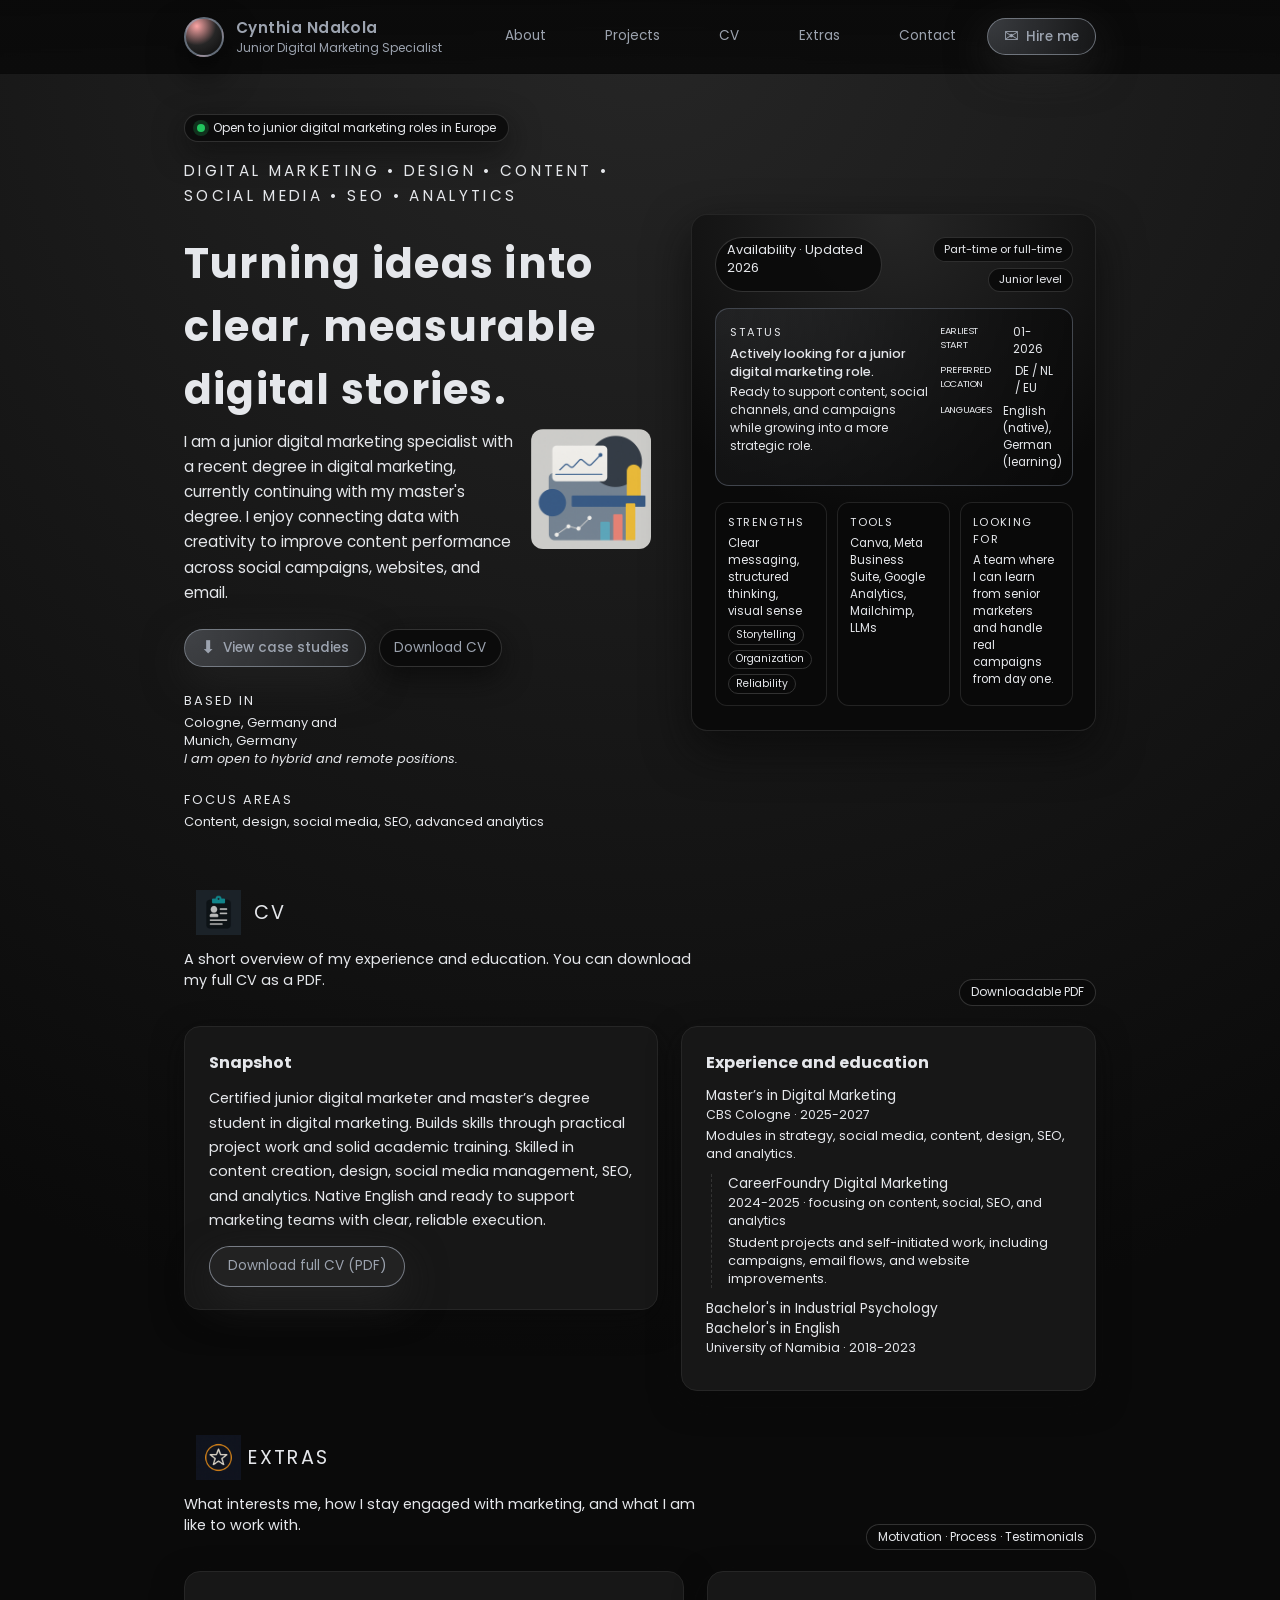
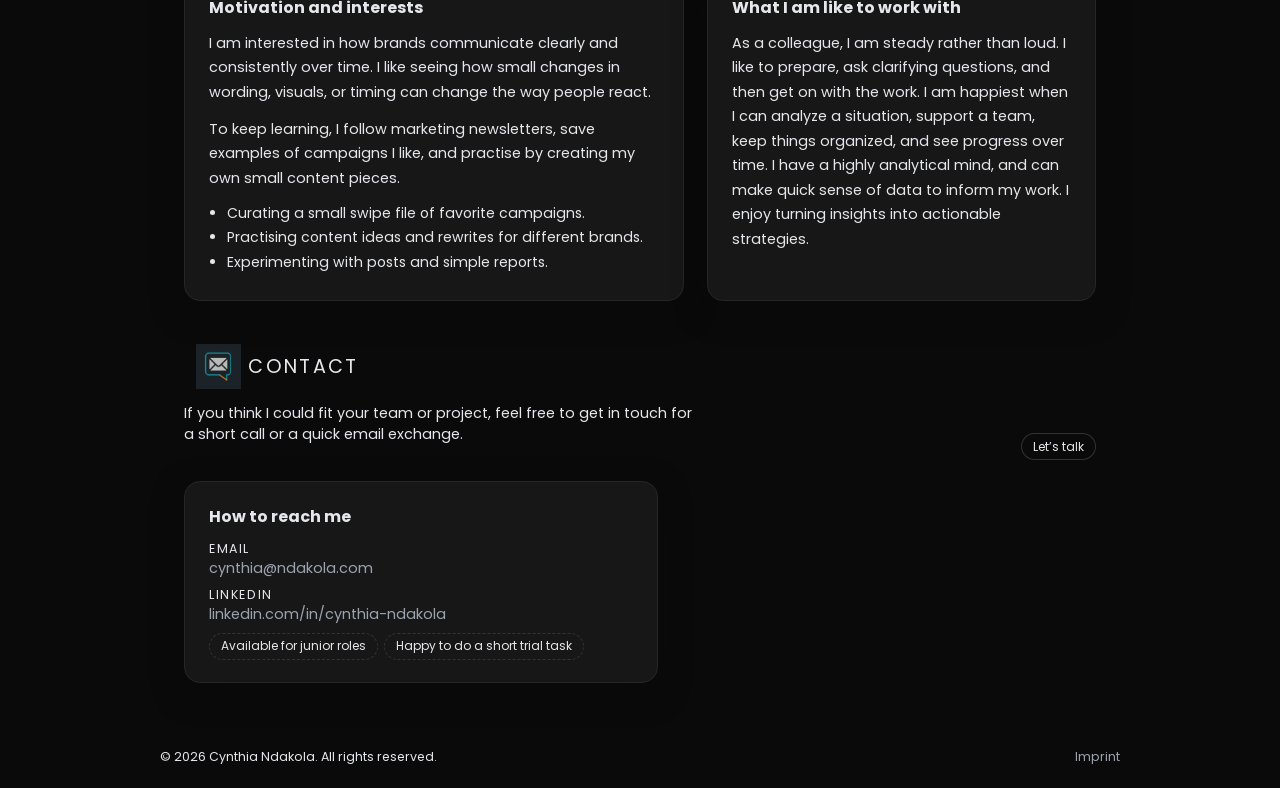
<file: index.html>
<!DOCTYPE html>
<html lang="en">
<head>
  <meta charset="UTF-8">
  <title>Cynthia Ndakola – Junior Digital Marketing Specialist</title>
  <meta name="viewport" content="width=device-width, initial-scale=1">
  <meta name="description" content="Portfolio and CV of junior digital marketing specialist Cynthia Ndakola.">
  <link href="https://fonts.googleapis.com/css2?family=Poppins:wght@400;500;600;700&display=swap" rel="stylesheet">
  <link rel="stylesheet" href="mystyles.css">
</head>
<body>
  <div class="page">
    <header>
      <div class="nav-inner">
        <div class="nav-brand">
          <a href="/" style="display:inline-block;"><div class="avatar" aria-hidden="true"></div></a>
          <div>
            <div class="nav-title"><a href="/">Cynthia Ndakola</a></div>
            <div class="nav-subtitle">Junior Digital Marketing Specialist</div>
          </div>
        </div>
        <nav>
          <ul>
            <li><a href="about.html"><span class="dot"></span> About</a></li>
            <li><a href="projects.html"><span class="dot"></span> Projects</a></li>
            <li><a href="#resume"><span class="dot"></span> CV</a></li>
            <li><a href="#extras"><span class="dot"></span> Extras</a></li>
            <li><a href="#contact"><span class="dot"></span> Contact</a></li>
            <li>
              <a href="#contact" class="primary-btn">
                <span class="primary-btn-icon">✉️</span>
                Hire me
              </a>
            </li>
          </ul>
        </nav>
      </div>
    </header>

    <main>
      <section class="hero" aria-labelledby="hero-title">
        <div class="hero-intro">
          <div class="hero-badge">
            <span class="hero-badge-dot"></span>
            <span>Open to junior digital marketing roles in Europe</span>
          </div>
          <p id="hero-title" class="hero-role">Digital marketing • Design • Content • Social Media • SEO • Analytics</p>
          <h1>Turning ideas into clear, measurable digital stories.</h1>
                      <img src="assets/thumb.png" align="right" style="width:120px; border-radius:12px; margin-left:1rem; margin-bottom:0.5rem; margin-top:0px; clip-path: inset(0px 0 0 0);" aria-hidden="true">

          <p>
            I am a junior digital marketing specialist with a recent degree in digital marketing, currently continuing with my master's degree.
            I enjoy connecting data with creativity to improve content performance across social campaigns, websites, and email.
          </p>
          <div class="hero-actions">
            <a href="projects.html" class="primary-btn">
              <span class="primary-btn-icon">⬇</span>
              View case studies
            </a>
            <a href="files/cynthiandakola-resume.pdf" class="ghost-btn" download>
              <span>Download CV</span>
            </a>
          </div>
          <div class="hero-meta">
            <div class="meta-item">
              <span class="meta-label">Based in</span>
              <div><span>Cologne, Germany and</span></div>
              <div><span>Munich, Germany</span></div>
              <div><span><i>I am open to hybrid and remote positions.</i></span></div>
            </div>
            <div class="meta-item">
              <span class="meta-label">Focus areas</span>
              <span>Content, design, social media, SEO, advanced analytics</span>
            </div>
          </div>
        </div>

        <aside class="hero-panel" aria-label="Current availability and snapshot">
          <div class="hero-panel-top">
            <div class="hero-pill">Availability · Updated <span id="header-year"></div>
            <div class="hero-tags">
              <span class="tag">Part-time or full-time</span>
              <span class="tag">Junior level</span>
            </div>
          </div>

          <div class="status-card">
            <div>
              <div class="status-label">Status</div>
              <div class="status-main">Actively looking for a junior digital marketing role.</div>
              <div class="status-sub">
                Ready to support content, social channels, and campaigns while growing into a more strategic role.
              </div>
            </div>
            <div class="status-metrics">
              <div class="metric">
                <span class="metric-label">Earliest start</span>
                <span class="metric-value">01-2026</span>
              </div>
              <div class="metric">
                <span class="metric-label">Preferred location</span>
                <span class="metric-value">DE / NL / EU</span>
              </div>
              <div class="metric">
                <span class="metric-label">Languages</span>
                <span class="metric-value">English (native), German (learning)</span>
              </div>
            </div>
          </div>

          <div class="mini-grid">
            <div class="mini-card">
              <span class="mini-label">Strengths</span>
              <span class="mini-value">Clear messaging, structured thinking, visual sense</span>
              <div class="pill-row">
                <span class="tiny-pill">Storytelling</span>
                <span class="tiny-pill">Organization</span>
                <span class="tiny-pill">Reliability</span>
              </div>
            </div>
            <div class="mini-card">
              <span class="mini-label">Tools</span>
              <span class="mini-value">Canva, Meta Business Suite, Google Analytics, Mailchimp, LLMs</span>
            </div>
            <div class="mini-card">
              <span class="mini-label">Looking for</span>
              <span class="mini-value">A team where I can learn from senior marketers and handle real campaigns from day one.</span>
            </div>
          </div>
        </aside>
      </section>


      <section id="resume" class="section" aria-labelledby="resume-title">
<div class="section-header">
  <div>
    <div class="section-title-row">
      <img src="assets/cv.png" alt="CV" class="icon">
      <div class="section-title">&nbsp;CV</div>
    </div>
    <p class="section-subtitle">A short overview of my experience and education. You can download my full CV as a PDF.
            </p>
          </div>
          <div class="section-chip">Downloadable PDF</div>
        </div>

        <div class="resume-layout">
          <article class="card">
            <h3>Snapshot</h3>
            <p>
              Certified junior digital marketer and master’s degree student in digital marketing. Builds skills through practical project work and solid academic training. Skilled in content creation, design, social media management, SEO, and analytics. Native English and ready to support marketing teams with clear, reliable execution.
            </p>
            <a href="files/cynthiandakola-resume.pdf" class="resume-btn" download>
              <span>Download full CV (PDF)</span>
            </a>
          </article>

          <article class="card">
            <h3>Experience and education</h3>
              <div class="timeline-item">
                <div class="timeline-role">Master’s in Digital Marketing</div>
                <div class="timeline-meta">CBS Cologne · 2025-2027</div>
                <div class="timeline-bullet">
                  Modules in strategy, social media, content, design, SEO, and analytics.
                </div>
              </div>

            <div class="timeline">
              <div class="timeline-item">
                <div class="timeline-role">CareerFoundry Digital Marketing</div>
                <div class="timeline-meta">2024-2025 · focusing on content, social, SEO, and analytics</div>
                <div class="timeline-bullet">
                  Student projects and self-initiated work, including campaigns, email flows, and website improvements.
                </div>
              </div>
            </div>
              <div class="timeline-item">
                <div class="timeline-role">Bachelor's in Industrial Psychology</div>
                <div class="timeline-role">Bachelor's in English</div>
                <div class="timeline-meta">University of Namibia · 2018-2023</div>
              </div>

          </article>
        </div>
      </section>

      <section id="extras" class="section" aria-labelledby="extras-title">
        <div class="section-header">
          <div>
          <div class="section-title-row">
            <img src="assets/extras.png" alt="Extras" class="icon">
            <div class="section-title">&nbsp;Extras</div>
          </div>
            <p class="section-subtitle">
              What interests me, how I stay engaged with marketing, and what I am like to work with.
            </p>
          </div>
          <div class="section-chip">Motivation · Process · Testimonials</div>
        </div>

        <div class="extras-grid">
          <article class="card">
            <h3>Motivation and interests</h3>
            <p>
              I am interested in how brands communicate clearly and consistently over time. I like seeing how small changes
              in wording, visuals, or timing can change the way people react.
            </p>
            <p>
              To keep learning, I follow marketing newsletters, save examples of campaigns I like, and practise by creating
              my own small content pieces.
            </p>
            <ul class="extras-list">
              <li>Curating a small swipe file of favorite campaigns.</li>
              <li>Practising content ideas and rewrites for different brands.</li>
              <li>Experimenting with posts and simple reports.</li>
            </ul>
          </article>

          <article class="card">
            <h3>What I am like to work with</h3>
            <p>
              As a colleague, I am steady rather than loud. I like to prepare, ask clarifying questions, and then get on with the work.
              I am happiest when I can analyze a situation, support a team, keep things organized, and see progress over time.
              I have a highly analytical mind, and can make quick sense of data to inform my work. I enjoy turning insights into actionable strategies.
            </p>
          </article>
        </div>
      </section>

      <section id="contact" class="section" aria-labelledby="contact-title">

        <div class="section-header">
        <div>
          <div class="section-title-row">
            <img src="assets/contact.png" alt="Contact" class="icon">
            <div class="section-title">&nbsp;Contact</div>
          </div>
            <p class="section-subtitle">
              If you think I could fit your team or project, feel free to get in touch for a short call or a quick email exchange.
            </p>
          </div>
          <div class="section-chip">Let’s talk</div>
        </div>

        <div class="contact-layout">
          <article class="card">
            <h3>How to reach me</h3>
            <ul class="contact-list">
              <li>
                <span class="contact-label">Email</span>
<a id="cm" href="#">[email protected]</a>
<script>
  const u = "cynthia";
  const d = "ndakola.com";
  const a = document.getElementById("cm");
  a.href = "mailto:" + u + "@" + d;
  a.textContent = u + "@" + d;
</script>              </li>
              <li>
                <span class="contact-label">LinkedIn</span>
                <a href="https://www.linkedin.com/in/cynthia-ndakola/" target="_blank" rel="noopener">
                  linkedin.com/in/cynthia-ndakola
                </a>
              </li>
            </ul>
            <div class="contact-chip-row">
              <span class="contact-chip">Available for junior roles</span>
              <span class="contact-chip">Happy to do a short trial task</span>
            </div>
          </article>

        </div>
      </section>
    </main>

    <footer>
      <div class="footer-inner">
        <span id="footer-year">© Cynthia Ndakola. All rights reserved.</span>
        <span><a href="imprint.html">Imprint</a></span>
      </div>
      <script>
        const year = new Date().getFullYear();
        document.getElementById('footer-year').textContent = `© ${year} Cynthia Ndakola. All rights reserved.`;
        document.getElementById('header-year').textContent = `${year}`;
      </script>
    </footer>
  </div>
</body>
</html>
</file>
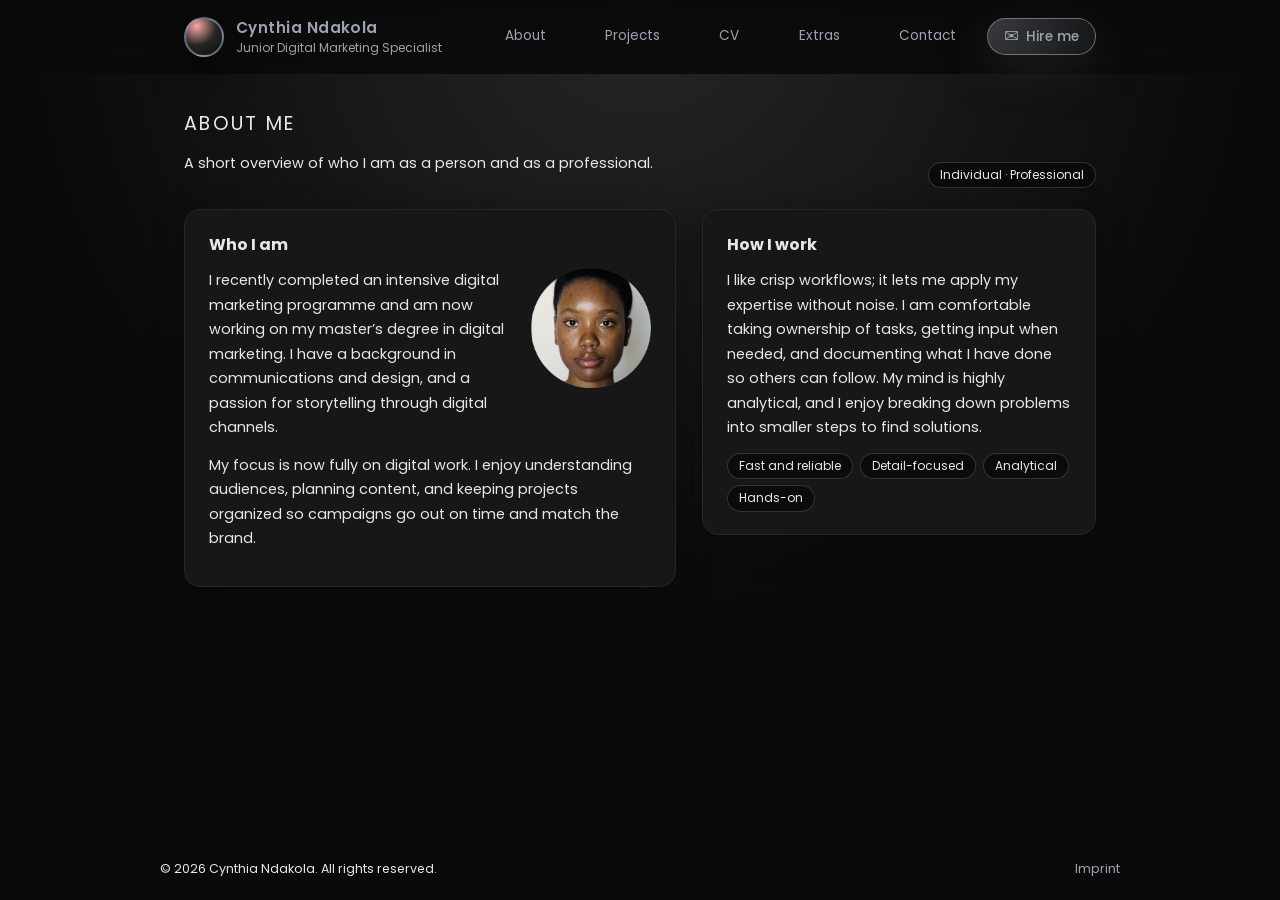
<file: about.html>
<!DOCTYPE html>
<html lang="en">
<head>
  <meta charset="UTF-8">
  <title>Cynthia Ndakola – Junior Digital Marketing Specialist</title>
  <meta name="viewport" content="width=device-width, initial-scale=1">
  <meta name="description" content="Portfolio and CV of junior digital marketing specialist Cynthia Ndakola.">
  <link href="https://fonts.googleapis.com/css2?family=Poppins:wght@400;500;600;700&display=swap" rel="stylesheet">
  <link rel="stylesheet" href="mystyles.css">
</head>
<body>
  <div class="page">
    <header>
      <div class="nav-inner">
        <div class="nav-brand">
          <a href="/" style="display:inline-block;"><div class="avatar" aria-hidden="true"></div></a>
          <div>
            <div class="nav-title"><a href="/">Cynthia Ndakola</a></div>
            <div class="nav-subtitle">Junior Digital Marketing Specialist</div>
          </div>
        </div>
        <nav>
          <ul>
            <li><a href="about.html"><span class="dot"></span> About</a></li>
            <li><a href="projects.html"><span class="dot"></span> Projects</a></li>
            <li><a href="/#resume"><span class="dot"></span> CV</a></li>
            <li><a href="/#extras"><span class="dot"></span> Extras</a></li>
            <li><a href="/#contact"><span class="dot"></span> Contact</a></li>
            <li>
              <a href="/#contact" class="primary-btn">
                <span class="primary-btn-icon">✉️</span>
                Hire me
              </a>
            </li>
          </ul>
        </nav>
      </div>
    </header>

    <main>
      <section id="about" class="section" aria-labelledby="about-title">
        <div class="section-header">
          <div>
            <div class="section-title">About me</div>
            <p class="section-subtitle">
              A short overview of who I am as a person and as a professional.
            </p>
          </div>
          <div class="section-chip">Individual · Professional</div>
        </div>

        <div class="about-grid">
          <article class="card">
            <h3>Who I am</h3>
            <!--<img src="files/cynnobg2.png" align="right" style="width:120px; border-radius:12px; margin-left:1rem; margin-bottom:0.5rem; margin-top:-30px; clip-path: inset(0px 0 0 0); background-color:#888;" aria-hidden="true">-->
            <img src="files/cyncirc.png" align="right" style="width:120px; border-radius:12px; margin-left:1rem; margin-bottom:0.5rem; margin-top:0px; clip-path: inset(0px 0 0 0);" aria-hidden="true">
            <p>
              I recently completed an intensive digital marketing programme and am now working on my master’s degree in digital marketing.
              I have a background in communications and design, and a passion for storytelling through digital channels.
            </p>
            <p>
              My focus is now fully on digital work. I enjoy understanding audiences, planning content, and keeping projects
              organized so campaigns go out on time and match the brand.
            </p>
          </article>

          <article class="card">
            <h3>How I work</h3>
            <p>
              I like crisp workflows; it lets me apply my expertise without noise. 
              I am comfortable taking ownership of tasks,
              getting input when needed, and documenting what I have done so others can follow.
              My mind is highly analytical, and I enjoy breaking down problems into smaller steps to find solutions.
            </p>
            <div class="pill-list">
              <span class="pill">Fast and reliable</span>
              <span class="pill">Detail-focused</span>
              <span class="pill">Analytical</span>
              <span class="pill">Hands-on </span>
            </div>
          </article>
        </div>
      </section>
    </main>

    <footer>
      <div class="footer-inner">
        <span id="footer-year">© Cynthia Ndakola. All rights reserved.</span>
        <span><a href="imprint.html">Imprint</a></span>
      </div>
      <script>
        const year = new Date().getFullYear();
        document.getElementById('footer-year').textContent = `© ${year} Cynthia Ndakola. All rights reserved.`;
        document.getElementById('header-year').textContent = `${year}`;
      </script>
    </footer>
  </div>
</body>
</html>
</file>
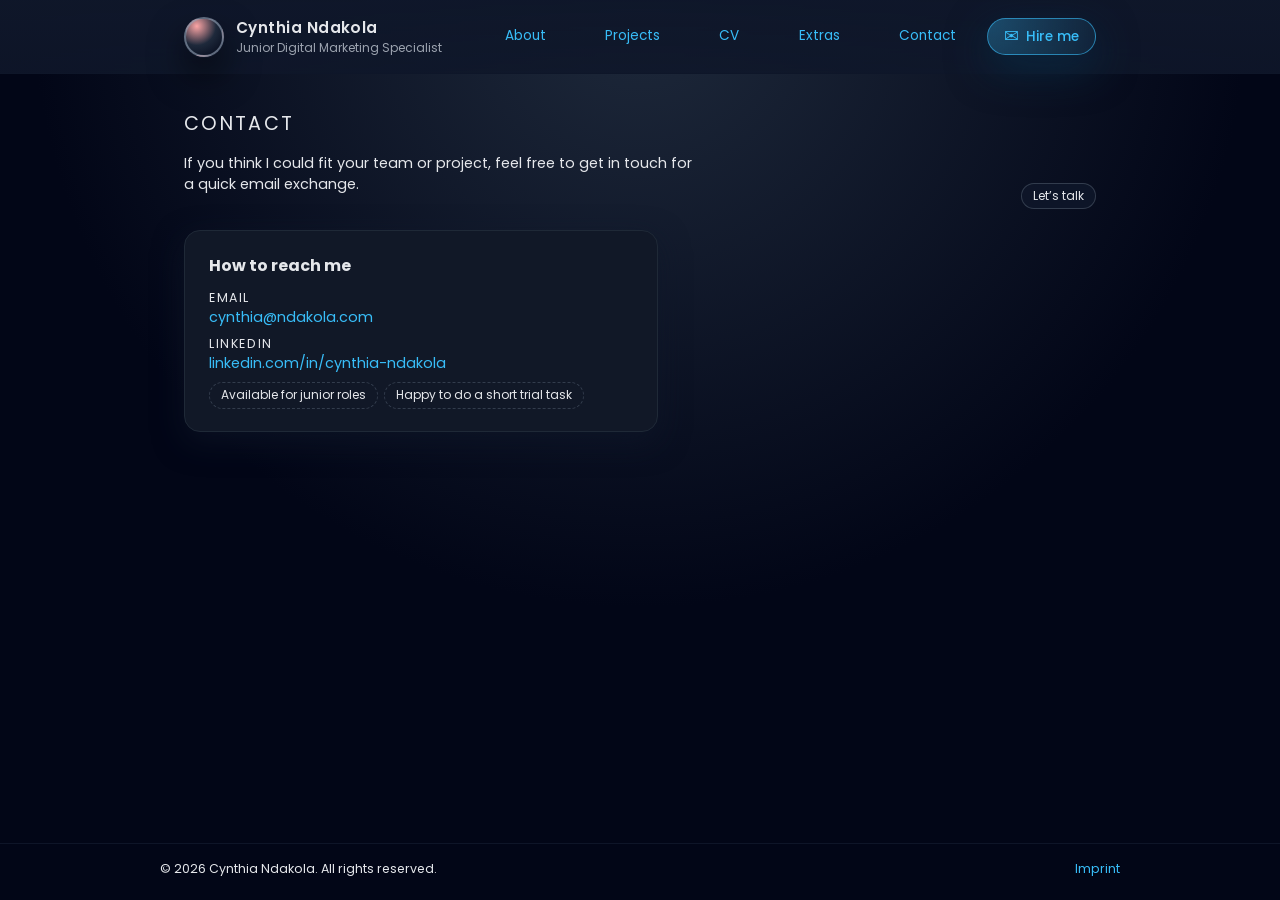
<file: contact.html>
<!DOCTYPE html>
<html lang="en">
<head>
  <meta charset="UTF-8">
  <title>Cynthia Ndakola – Junior Digital Marketing Specialist</title>
  <meta name="viewport" content="width=device-width, initial-scale=1">
  <meta name="description" content="Portfolio and CV of junior digital marketing specialist Cynthia Ndakola.">
  <link href="https://fonts.googleapis.com/css2?family=Poppins:wght@400;500;600;700&display=swap" rel="stylesheet">
  <style>
    :root {
      --bg: #0f172a;
      --bg-alt: #111827;
      --card: #020617;
      --accent: #38bdf8;
      --accent-soft: rgba(56, 189, 248, 0.12);
      --text: #e5e7eb;
      --muted: #9ca3af;
      --border: #1f2937;
      --radius-lg: 16px;
      --radius-full: 999px;
      --shadow-soft: 0 18px 45px rgba(15, 23, 42, 0.75);
      --shadow-subtle: 0 10px 30px rgba(15, 23, 42, 0.6);
      --max-width: 960px;
    }

    * {
      box-sizing: border-box;
    }

    body {
      margin: 0;
      font-family: 'Poppins', system-ui, -apple-system, BlinkMacSystemFont, "SF Pro Text", "Segoe UI", sans-serif;
      background: radial-gradient(circle at top, #1e293b 0, #020617 55%, #020617 100%);
      color: var(--text);
      -webkit-font-smoothing: antialiased;
    }

    a {
      color: var(--accent);
      text-decoration: none;
    }

    a:hover {
      text-decoration: underline;
    }

    .page {
      min-height: 100vh;
      display: flex;
      flex-direction: column;
    }

    header {
      position: sticky;
      top: 0;
      z-index: 20;
      backdrop-filter: blur(18px);
      background: linear-gradient(to bottom, rgba(15, 23, 42, 0.98), rgba(15, 23, 42, 0.9));
      border-bottom: 1px solid rgba(15, 23, 42, 0.9);
    }

    .nav-inner {
      max-width: var(--max-width);
      margin: 0 auto;
      padding: 1rem 1.5rem;
      display: flex;
      align-items: center;
      justify-content: space-between;
      gap: 1.5rem;
    }

    .nav-brand {
      display: flex;
      align-items: center;
      gap: 0.75rem;
    }

    .avatar {
      width: 40px;
      height: 40px;
      border-radius: 50%;
      border: 2px solid rgba(148, 163, 184, 0.6);
      background: radial-gradient(circle at 30% 20%, #fca5a5, #1e293b 50%, #020617 100%);
      box-shadow: 0 0 0 1px rgba(15, 23, 42, 0.8), 0 18px 35px rgba(0, 0, 0, 0.6);
    }

    .nav-title {
      font-size: 0.95rem;
      font-weight: 600;
      letter-spacing: 0.03em;
    }

    .nav-subtitle {
      font-size: 0.75rem;
      color: var(--muted);
    }

    nav ul {
      display: flex;
      list-style: none;
      padding: 0;
      margin: 0;
      gap: 1rem;
      font-size: 0.85rem;
    }

    nav a {
      padding: 0.4rem 0.9rem;
      border-radius: var(--radius-full);
      border: 1px solid transparent;
      background: transparent;
      text-decoration: none;
      colour: var(--text);
      display: inline-flex;
      align-items: center;
      gap: 0.4rem;
    }

    nav a span.dot {
      width: 6px;
      height: 6px;
      border-radius: 50%;
      background: var(--accent);
      opacity: 0;
      transform: scale(0.5);
      transition: opacity 0.18s ease, transform 0.18s ease;
    }

    nav a:hover span.dot,
    nav a:focus-visible span.dot {
      opacity: 1;
      transform: scale(1);
    }

    nav a:hover,
    nav a:focus-visible {
      background: rgba(15, 23, 42, 0.8);
      border-color: rgba(55, 65, 81, 0.9);
      outline: none;
    }

    .primary-btn {
      padding: 0.45rem 1rem;
      border-radius: var(--radius-full);
      border: 1px solid rgba(56, 189, 248, 0.6);
      background: radial-gradient(circle at 0 0, rgba(56, 189, 248, 0.32), rgba(56, 189, 248, 0.08));
      colour: var(--text);
      font-size: 0.85rem;
      font-weight: 500;
      display: inline-flex;
      align-items: center;
      gap: 0.45rem;
      text-decoration: none;
      box-shadow: 0 14px 40px rgba(8, 47, 73, 0.7);
      transition: transform 0.16s ease, box-shadow 0.16s ease, border-color 0.16s ease;
    }

    .primary-btn:hover {
      transform: translateY(-1px);
      box-shadow: 0 18px 50px rgba(8, 47, 73, 0.9);
      border-color: rgba(56, 189, 248, 0.95);
      text-decoration: none;
    }

    .primary-btn-icon {
      font-size: 1.1rem;
      line-height: 1;
    }

    main {
      flex: 1;
    }

    .hero {
      max-width: var(--max-width);
      margin: 0 auto;
      padding: 2.5rem 1.5rem 1.5rem;
      display: grid;
      grid-template-columns: minmax(0, 3fr) minmax(0, 2.6fr);
      gap: 2.5rem;
      align-items: center;
    }

    .hero-intro {
      position: relative;
    }

    .hero-badge {
      display: inline-flex;
      align-items: center;
      gap: 0.5rem;
      padding: 0.25rem 0.75rem;
      border-radius: var(--radius-full);
      background: rgba(15, 23, 42, 0.85);
      border: 1px solid rgba(55, 65, 81, 0.8);
      box-shadow: var(--shadow-subtle);
      font-size: 0.75rem;
      colour: var(--muted);
      margin-bottom: 1rem;
    }

    .hero-badge-dot {
      width: 8px;
      height: 8px;
      border-radius: 50%;
      background: #22c55e;
      box-shadow: 0 0 0 4px rgba(34, 197, 94, 0.2);
    }

    .hero h1 {
      margin: 0 0 0.5rem;
      font-size: clamp(2rem, 3vw + 1rem, 2.6rem);
      letter-spacing: 0.03em;
    }

    .hero-role {
      font-size: 0.95rem;
      text-transform: uppercase;
      letter-spacing: 0.22em;
      colour: var(--muted);
      margin-bottom: 1rem;
    }

    .hero p {
      margin: 0 0 1.5rem;
      colour: var(--muted);
      font-size: 0.95rem;
      line-height: 1.65;
      max-width: 32rem;
    }

    .hero-actions {
      display: flex;
      flex-wrap: wrap;
      gap: 0.8rem;
      align-items: centre;
    }

    .ghost-btn {
      padding: 0.5rem 0.9rem;
      border-radius: var(--radius-full);
      border: 1px solid rgba(55, 65, 81, 0.9);
      background: rgba(15, 23, 42, 0.9);
      font-size: 0.85rem;
      colour: var(--muted);
      display: inline-flex;
      align-items: centre;
      gap: 0.45rem;
      text-decoration: none;
      box-shadow: 0 10px 28px rgba(15, 23, 42, 0.8);
    }

    .ghost-btn:hover {
      border-color: rgba(75, 85, 99, 1);
      text-decoration: none;
      colour: var(--text);
    }

    .hero-meta {
      display: flex;
      gap: 1.4rem;
      margin-top: 1.6rem;
      flex-wrap: wrap;
    }

    .meta-item {
      font-size: 0.8rem;
      colour: var(--muted);
    }

    .meta-label {
      text-transform: uppercase;
      letter-spacing: 0.16em;
      display: block;
      margin-bottom: 0.25rem;
      colour: #6b7280;
    }

    .hero-panel {
      position: relative;
      border-radius: var(--radius-lg);
      background: radial-gradient(circle at top, #1f2937, #020617 55%, #020617 100%);
      border: 1px solid rgba(31, 41, 55, 0.98);
      padding: 1.4rem 1.4rem 1.5rem;
      box-shadow: var(--shadow-soft);
      overflow: hidden;
    }

    .hero-panel-top {
      display: flex;
      justify-content: space-between;
      align-items: centre;
      margin-bottom: 1rem;
      font-size: 0.8rem;
    }

    .hero-pill {
      padding: 0.2rem 0.7rem;
      border-radius: var(--radius-full);
      border: 1px solid rgba(55, 65, 81, 0.9);
      background: rgba(15, 23, 42, 0.9);
      colour: var(--muted);
    }

    .hero-tags {
      display: flex;
      flex-wrap: wrap;
      gap: 0.35rem;
      font-size: 0.7rem;
      justify-content: flex-end;
    }

    .tag {
      padding: 0.18rem 0.6rem;
      border-radius: var(--radius-full);
      border: 1px solid rgba(51, 65, 85, 0.9);
      background: rgba(15, 23, 42, 0.9);
      colour: #e5e7eb;
    }

    .status-card {
      border-radius: 14px;
      border: 1px solid rgba(37, 99, 235, 0.5);
      background: radial-gradient(circle at top left, rgba(56, 189, 248, 0.1), rgba(15, 23, 42, 0.95));
      padding: 0.9rem 0.9rem;
      margin-bottom: 1rem;
      font-size: 0.8rem;
      display: grid;
      grid-template-columns: minmax(0, 1.7fr) minmax(0, 1fr);
      gap: 0.75rem;
      align-items: centre;
    }
    .status-label {
      text-transform: uppercase;
      letter-spacing: 0.16em;
      font-size: 0.7rem;
      colour: #bae6fd;
      margin-bottom: 0.25rem;
    }

    .status-main {
      colour: #e0f2fe;
      font-weight: 500;
      margin-bottom: 0.15rem;
    }

    .status-sub {
      colour: #93c5fd;
      font-size: 0.75rem;
    }

    .status-metrics {
      display: flex;
      flex-direction: column;
      gap: 0.35rem;
    }

    .metric {
      display: flex;
      /* justify-content: space-between;*/
      gap: 0.75rem;
      colour: #bfdbfe;
    }

    .metric-label {
      text-transform: uppercase;
      letter-spacing: -0.05em;
      font-size: 0.6rem;
      colour: #bae6fd;
      margin-bottom: 0.25rem;
    }

    .metric-value {
      font-size: 0.72rem;
      colour: #e0f2fe;
    }

    .mini-grid {
      display: grid;
      grid-template-columns: repeat(3, minmax(0, 1fr));
      gap: 0.6rem;
    }

    .mini-card {
      border-radius: 12px;
      border: 1px solid rgba(31, 41, 55, 0.9);
      background: rgba(15, 23, 42, 0.98);
      padding: 0.7rem 0.75rem;
      font-size: 0.72rem;
      colour: var(--muted);
    }

    .mini-label {
      display: block;
      margin-bottom: 0.25rem;
      font-size: 0.7rem;
      colour: #6b7280;
      text-transform: uppercase;
      letter-spacing: 0.13em;
    }

    .mini-value {
      colour: #e5e7eb;
    }

    .pill-row {
      display: flex;
      flex-wrap: wrap;
      gap: 0.3rem;
      margin-top: 0.3rem;
    }

    .tiny-pill {
      border-radius: 999px;
      border: 1px solid rgba(55, 65, 81, 0.9);
      padding: 0.05rem 0.45rem;
      font-size: 0.65rem;
      colour: #9ca3af;
    }

    .section {
      max-width: var(--max-width);
      margin: 0 auto;
      padding: 2.2rem 1.5rem 0.5rem;
    }

    .section-header {
      display: flex;
      justify-content: space-between;
      align-items: flex-end;
      gap: 1rem;
      margin-bottom: 1.3rem;
    }

    .section-title {
      font-size: 1.2rem;
      letter-spacing: 0.12em;
      text-transform: uppercase;
      colour: #9ca3af;
    }

    .section-subtitle {
      font-size: 0.9rem;
      colour: var(--muted);
      max-width: 32rem;
    }

    .section-chip {
      font-size: 0.75rem;
      padding: 0.2rem 0.7rem;
      border-radius: var(--radius-full);
      background: rgba(15, 23, 42, 0.9);
      border: 1px solid rgba(55, 65, 81, 0.9);
      colour: var(--muted);
    }

    .about-grid {
      display: grid;
      grid-template-columns: minmax(0, 2fr) minmax(0, 1.6fr);
      gap: 1.6rem;
      align-items: flex-start;
    }

    .card {
      background: var(--bg-alt);
      border-radius: var(--radius-lg);
      border: 1px solid var(--border);
      padding: 1.4rem 1.5rem;
      box-shadow: var(--shadow-subtle);
    }

    .card h3 {
      margin-top: 0;
      margin-bottom: 0.7rem;
      font-size: 1rem;
    }

    .card p {
      margin: 0 0 0.8rem;
      font-size: 0.9rem;
      line-height: 1.7;
      colour: var(--muted);
    }

    .pill-list {
      display: flex;
      flex-wrap: wrap;
      gap: 0.4rem;
      margin-top: 0.6rem;
    }

    .pill {
      font-size: 0.75rem;
      padding: 0.2rem 0.7rem;
      border-radius: var(--radius-full);
      border: 1px solid rgba(55, 65, 81, 0.9);
      background: rgba(2, 6, 23, 0.9);
      colour: #d1d5db;
    }

    .projects-grid {
      display: grid;
      grid-template-columns: minmax(0, 1.2fr) minmax(0, 1.2fr);
      gap: 1.4rem;
    }

    .project-card {
      border-radius: var(--radius-lg);
      border: 1px solid var(--border);
      background: var(--card);
      padding: 1.3rem 1.4rem 1.3rem;
      box-shadow: var(--shadow-subtle);
      display: flex;
      flex-direction: column;
      gap: 0.7rem;
    }

    .project-meta-row {
      display: flex;
      justify-content: space-between;
      gap: 0.6rem;
      font-size: 0.75rem;
      colour: var(--muted);
    }

    .badge {
      display: inline-flex;
      align-items: centre;
      gap: 0.3rem;
      padding: 0.15rem 0.6rem;
      border-radius: 999px;
      border: 1px solid rgba(55, 65, 81, 0.9);
      font-size: 0.72rem;
      background: rgba(15, 23, 42, 0.95);
      colour: #e5e7eb;
    }

    .badge-dot {
      width: 6px;
      height: 6px;
      border-radius: 999px;
      background: var(--accent);
    }

    .project-title {
      font-size: 0.98rem;
      margin: 0;
    }

    .project-summary {
      font-size: 0.88rem;
      colour: var(--muted);
      margin: 0;
    }

    .project-list {
      margin: 0.2rem 0 0.3rem 0;
      padding-left: 1.05rem;
      font-size: 0.85rem;
      colour: var(--muted);
    }

    .project-list li {
      margin-bottom: 0.15rem;
    }

    .project-tags {
      display: flex;
      flex-wrap: wrap;
      gap: 0.3rem;
      margin-top: 0.2rem;
    }

    .project-tag {
      font-size: 0.7rem;
      padding: 0.15rem 0.6rem;
      border-radius: 999px;
      background: rgba(15, 23, 42, 0.9);
      border: 1px solid rgba(51, 65, 85, 0.9);
      colour: #9ca3af;
    }

    .project-link-row {
      margin-top: 0.3rem;
      font-size: 0.8rem;
    }

    .project-link-row a {
      text-decoration: underline;
    }

    .resume-layout {
      display: grid;
      grid-template-columns: minmax(0, 1.6fr) minmax(0, 1.4fr);
      gap: 1.4rem;
      align-items: flex-start;
    }

    .resume-note {
      font-size: 0.85rem;
      colour: var(--muted);
      margin-top: 0.4rem;
    }

    .resume-btn {
      display: inline-flex;
      align-items: centre;
      gap: 0.5rem;
      padding: 0.6rem 1.1rem;
      border-radius: var(--radius-full);
      border: 1px solid rgba(56, 189, 248, 0.7);
      background: rgba(8, 47, 73, 0.8);
      colour: #e5e7eb;
      font-size: 0.85rem;
      text-decoration: none;
      box-shadow: 0 14px 40px rgba(8, 47, 73, 0.8);
    }

    .resume-btn:hover {
      text-decoration: none;
      border-color: rgba(56, 189, 248, 1);
    }

    .timeline {
      border-left: 1px dashed rgba(55, 65, 81, 0.9);
      padding-left: 1rem;
      margin-left: 0.3rem;
    }

    .timeline-item {
      margin-bottom: 0.7rem;
    }

    .timeline-role {
      font-size: 0.86rem;
    }

    .timeline-meta {
      font-size: 0.78rem;
      colour: var(--muted);
    }

    .timeline-bullet {
      font-size: 0.8rem;
      colour: var(--muted);
      margin-top: 0.2rem;
    }

    .extras-grid {
      display: grid;
      grid-template-columns: minmax(0, 1.8fr) minmax(0, 1.4fr);
      gap: 1.4rem;
    }

    .extras-list {
      font-size: 0.88rem;
      colour: var(--muted);
      margin: 0.2rem 0 0.3rem 0;
      padding-left: 1.1rem;
    }

    .extras-list li {
      margin-bottom: 0.2rem;
    }

    .quote {
      font-size: 0.95rem;
      colour: #e5e7eb;
      margin: 0 0 0.8rem;
    }

    .quote-meta {
      font-size: 0.8rem;
      colour: var(--muted);
    }

    .contact-layout {
      display: grid;
      grid-template-columns: minmax(0, 1.6fr) minmax(0, 1.4fr);
      gap: 1.4rem;
      align-items: flex-start;
      margin-bottom: 2.5rem;
    }

    .contact-list {
      list-style: none;
      padding: 0;
      margin: 0.4rem 0 0;
      font-size: 0.9rem;
      colour: var(--muted);
    }

    .contact-list li {
      margin-bottom: 0.4rem;
    }

    .contact-label {
      display: block;
      font-size: 0.78rem;
      text-transform: uppercase;
      letter-spacing: 0.13em;
      colour: #6b7280;
    }

    .contact-chip-row {
      display: flex;
      flex-wrap: wrap;
      gap: 0.35rem;
      margin-top: 0.5rem;
    }

    .contact-chip {
      font-size: 0.75rem;
      padding: 0.22rem 0.7rem;
      border-radius: 999px;
      border: 1px dashed rgba(55, 65, 81, 0.9);
      colour: var(--muted);
    }

    .contact-card {
      border-radius: var(--radius-lg);
      border: 1px dashed rgba(55, 65, 81, 1);
      background: rgba(15, 23, 42, 0.9);
      padding: 1.2rem 1.3rem;
      font-size: 0.86rem;
      colour: var(--muted);
    }

    .contact-card label {
      display: block;
      font-size: 0.8rem;
      margin-bottom: 0.25rem;
      colour: #9ca3af;
    }

    .contact-card input,
    .contact-card textarea {
      width: 100%;
      border-radius: 10px;
      border: 1px solid rgba(55, 65, 81, 0.9);
      background: rgba(15, 23, 42, 0.95);
      padding: 0.45rem 0.6rem;
      font-size: 0.85rem;
      colour: #e5e7eb;
      margin-bottom: 0.65rem;
      font-family: inherit;
    }

    .contact-card textarea {
      resize: vertical;
      min-height: 80px;
    }

    .contact-card input:focus,
    .contact-card textarea:focus {
      outline: none;
      border-color: var(--accent);
      box-shadow: 0 0 0 1px rgba(56, 189, 248, 0.5);
    }

    .contact-card button {
      border-radius: var(--radius-full);
      border: 1px solid rgba(55, 65, 81, 1);
      padding: 0.55rem 1.1rem;
      background: rgba(15, 23, 42, 0.96);
      colour: #e5e7eb;
      font-size: 0.85rem;
      cursor: pointer;
    }

    .contact-card button:hover {
      border-color: rgba(75, 85, 99, 1);
    }

    footer {
      border-top: 1px solid rgba(15, 23, 42, 0.95);
      padding: 1rem 1.5rem 1.4rem;
      font-size: 0.78rem;
      colour: var(--muted);
    }

    .footer-inner {
      max-width: var(--max-width);
      margin: 0 auto;
      display: flex;
      justify-content: space-between;
      align-items: centre;
      gap: 1rem;
      flex-wrap: wrap;
    }

    @media (max-width: 840px) {
      .hero {
        grid-template-columns: minmax(0, 1fr);
        padding-top: 1.7rem;
      }
      .hero-panel {
        order: -1;
      }
      .about-grid,
      .projects-grid,
      .resume-layout,
      .extras-grid,
      .contact-layout {
        grid-template-columns: minmax(0, 1fr);
      }
      .nav-inner {
        flex-wrap: wrap;
      }
      nav ul {
        flex-wrap: wrap;
        justify-content: flex-end;
      }
      header {
        position: static;
      }
    }

    @media (max-width: 520px) {
      .nav-inner {
        padding-inline: 1rem;
      }
      .hero,
      .section {
        padding-inline: 1rem;
      }
      .hero-actions {
        flex-direction: column;
        align-items: flex-start;
      }
      .hero-meta {
        flex-direction: column;
      }
      .section-header {
        flex-direction: column;
        align-items: flex-start;
      }
    }
  </style>
</head>
<body>
  <div class="page">
    <header>
      <div class="nav-inner">
        <div class="nav-brand">
          <div class="avatar" aria-hidden="true"></div>
          <div>
            <div class="nav-title">Cynthia Ndakola</div>
            <div class="nav-subtitle">Junior Digital Marketing Specialist</div>
          </div>
        </div>
        <nav>
          <ul>
            <li><a href="about.html"><span class="dot"></span> About</a></li>
            <li><a href="projects.html"><span class="dot"></span> Projects</a></li>
            <li><a href="cv.html"><span class="dot"></span> CV</a></li>
            <li><a href="extras.html"><span class="dot"></span> Extras</a></li>
            <li><a href="contact.html"><span class="dot"></span> Contact</a></li>
            <li>
              <a href="contact.html" class="primary-btn">
                <span class="primary-btn-icon">✉️</span>
                Hire me
              </a>
            </li>
          </ul>
        </nav>
      </div>
    </header>

    <main>
      <section id="contact" class="section" aria-labelledby="contact-title">
        <div class="section-header">
          <div>
            <div class="section-title">Contact</div>
            <p class="section-subtitle">
              If you think I could fit your team or project, feel free to get in touch for a quick email exchange.
            </p>
          </div>
          <div class="section-chip">Let’s talk</div>
        </div>

        <div class="contact-layout">
          <article class="card">
            <h3>How to reach me</h3>
            <ul class="contact-list">
              <li>
                <span class="contact-label">Email</span>
<a id="cm" href="#">[email protected]</a>
<script>
  const u = "cynthia";
  const d = "ndakola.com";
  const a = document.getElementById("cm");
  a.href = "mailto:" + u + "@" + d;
  a.textContent = u + "@" + d;
</script>              </li>
              <li>
                <span class="contact-label">LinkedIn</span>
                <a href="https://www.linkedin.com/in/cynthia-ndakola/" target="_blank" rel="noopener">
                  linkedin.com/in/cynthia-ndakola
                </a>
              </li>
            </ul>
            <div class="contact-chip-row">
              <span class="contact-chip">Available for junior roles</span>
              <span class="contact-chip">Happy to do a short trial task</span>
            </div>
          </article>

        </div>
      </section>
    </main>

    <footer>
      <div class="footer-inner">
        <span id="footer-year">© Cynthia Ndakola. All rights reserved.</span>
        <span><a href="imprint.html">Imprint</a></span>
      </div>
      <script>
        const year = new Date().getFullYear();
        document.getElementById('footer-year').textContent = `© ${year} Cynthia Ndakola. All rights reserved.`;
        document.getElementById('header-year').textContent = `${year}`;
      </script>
    </footer>
  </div>
</body>
</html>
</file>
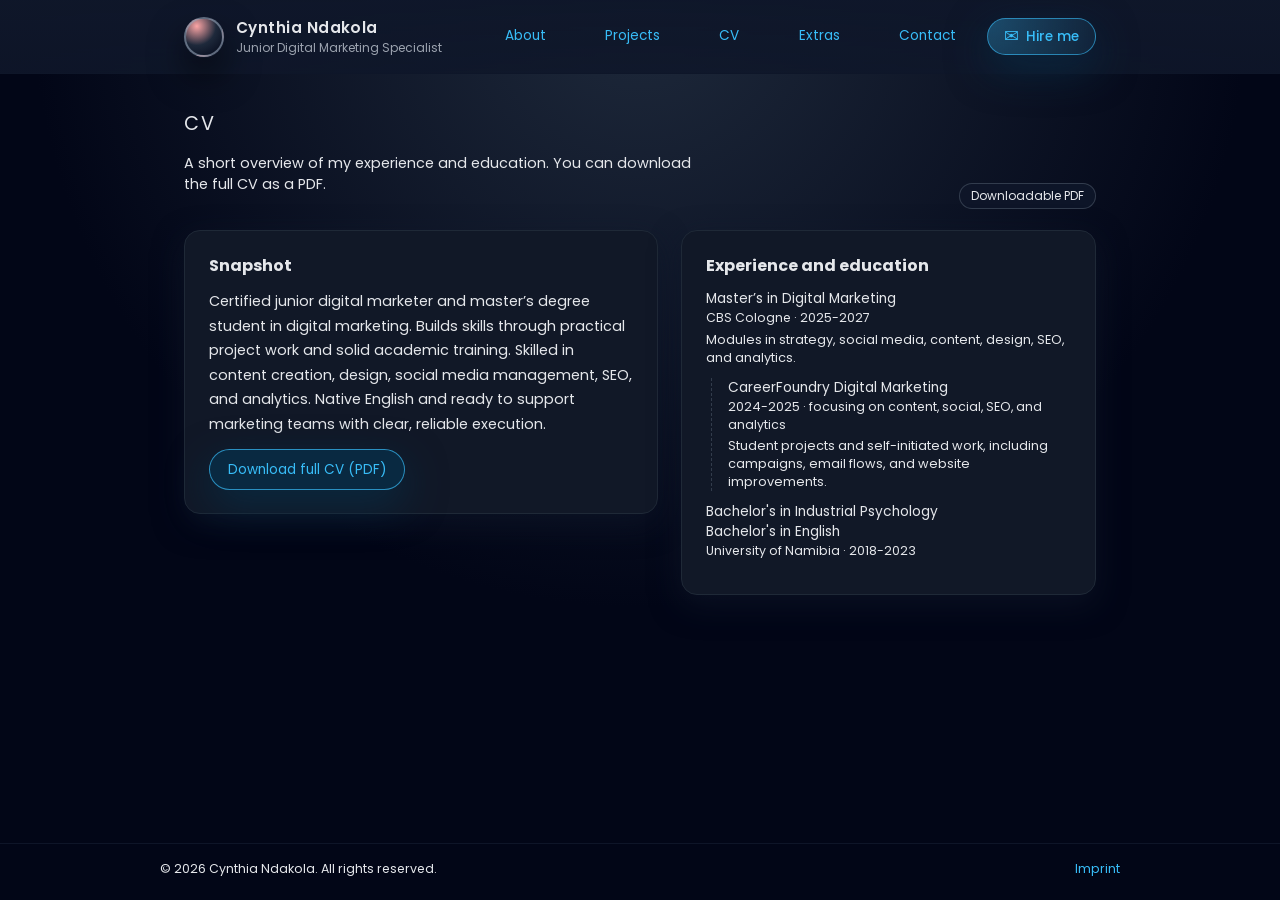
<file: cv.html>
<!DOCTYPE html>
<html lang="en">
<head>
  <meta charset="UTF-8">
  <title>Cynthia Ndakola – Junior Digital Marketing Specialist</title>
  <meta name="viewport" content="width=device-width, initial-scale=1">
  <meta name="description" content="Portfolio and CV of junior digital marketing specialist Cynthia Ndakola.">
  <link href="https://fonts.googleapis.com/css2?family=Poppins:wght@400;500;600;700&display=swap" rel="stylesheet">
  <style>
    :root {
      --bg: #0f172a;
      --bg-alt: #111827;
      --card: #020617;
      --accent: #38bdf8;
      --accent-soft: rgba(56, 189, 248, 0.12);
      --text: #e5e7eb;
      --muted: #9ca3af;
      --border: #1f2937;
      --radius-lg: 16px;
      --radius-full: 999px;
      --shadow-soft: 0 18px 45px rgba(15, 23, 42, 0.75);
      --shadow-subtle: 0 10px 30px rgba(15, 23, 42, 0.6);
      --max-width: 960px;
    }

    * {
      box-sizing: border-box;
    }

    body {
      margin: 0;
      font-family: 'Poppins', system-ui, -apple-system, BlinkMacSystemFont, "SF Pro Text", "Segoe UI", sans-serif;
      background: radial-gradient(circle at top, #1e293b 0, #020617 55%, #020617 100%);
      color: var(--text);
      -webkit-font-smoothing: antialiased;
    }

    a {
      color: var(--accent);
      text-decoration: none;
    }

    a:hover {
      text-decoration: underline;
    }

    .page {
      min-height: 100vh;
      display: flex;
      flex-direction: column;
    }

    header {
      position: sticky;
      top: 0;
      z-index: 20;
      backdrop-filter: blur(18px);
      background: linear-gradient(to bottom, rgba(15, 23, 42, 0.98), rgba(15, 23, 42, 0.9));
      border-bottom: 1px solid rgba(15, 23, 42, 0.9);
    }

    .nav-inner {
      max-width: var(--max-width);
      margin: 0 auto;
      padding: 1rem 1.5rem;
      display: flex;
      align-items: center;
      justify-content: space-between;
      gap: 1.5rem;
    }

    .nav-brand {
      display: flex;
      align-items: center;
      gap: 0.75rem;
    }

    .avatar {
      width: 40px;
      height: 40px;
      border-radius: 50%;
      border: 2px solid rgba(148, 163, 184, 0.6);
      background: radial-gradient(circle at 30% 20%, #fca5a5, #1e293b 50%, #020617 100%);
      box-shadow: 0 0 0 1px rgba(15, 23, 42, 0.8), 0 18px 35px rgba(0, 0, 0, 0.6);
    }

    .nav-title {
      font-size: 0.95rem;
      font-weight: 600;
      letter-spacing: 0.03em;
    }

    .nav-subtitle {
      font-size: 0.75rem;
      color: var(--muted);
    }

    nav ul {
      display: flex;
      list-style: none;
      padding: 0;
      margin: 0;
      gap: 1rem;
      font-size: 0.85rem;
    }

    nav a {
      padding: 0.4rem 0.9rem;
      border-radius: var(--radius-full);
      border: 1px solid transparent;
      background: transparent;
      text-decoration: none;
      colour: var(--text);
      display: inline-flex;
      align-items: center;
      gap: 0.4rem;
    }

    nav a span.dot {
      width: 6px;
      height: 6px;
      border-radius: 50%;
      background: var(--accent);
      opacity: 0;
      transform: scale(0.5);
      transition: opacity 0.18s ease, transform 0.18s ease;
    }

    nav a:hover span.dot,
    nav a:focus-visible span.dot {
      opacity: 1;
      transform: scale(1);
    }

    nav a:hover,
    nav a:focus-visible {
      background: rgba(15, 23, 42, 0.8);
      border-color: rgba(55, 65, 81, 0.9);
      outline: none;
    }

    .primary-btn {
      padding: 0.45rem 1rem;
      border-radius: var(--radius-full);
      border: 1px solid rgba(56, 189, 248, 0.6);
      background: radial-gradient(circle at 0 0, rgba(56, 189, 248, 0.32), rgba(56, 189, 248, 0.08));
      colour: var(--text);
      font-size: 0.85rem;
      font-weight: 500;
      display: inline-flex;
      align-items: center;
      gap: 0.45rem;
      text-decoration: none;
      box-shadow: 0 14px 40px rgba(8, 47, 73, 0.7);
      transition: transform 0.16s ease, box-shadow 0.16s ease, border-color 0.16s ease;
    }

    .primary-btn:hover {
      transform: translateY(-1px);
      box-shadow: 0 18px 50px rgba(8, 47, 73, 0.9);
      border-color: rgba(56, 189, 248, 0.95);
      text-decoration: none;
    }

    .primary-btn-icon {
      font-size: 1.1rem;
      line-height: 1;
    }

    main {
      flex: 1;
    }

    .hero {
      max-width: var(--max-width);
      margin: 0 auto;
      padding: 2.5rem 1.5rem 1.5rem;
      display: grid;
      grid-template-columns: minmax(0, 3fr) minmax(0, 2.6fr);
      gap: 2.5rem;
      align-items: center;
    }

    .hero-intro {
      position: relative;
    }

    .hero-badge {
      display: inline-flex;
      align-items: center;
      gap: 0.5rem;
      padding: 0.25rem 0.75rem;
      border-radius: var(--radius-full);
      background: rgba(15, 23, 42, 0.85);
      border: 1px solid rgba(55, 65, 81, 0.8);
      box-shadow: var(--shadow-subtle);
      font-size: 0.75rem;
      colour: var(--muted);
      margin-bottom: 1rem;
    }

    .hero-badge-dot {
      width: 8px;
      height: 8px;
      border-radius: 50%;
      background: #22c55e;
      box-shadow: 0 0 0 4px rgba(34, 197, 94, 0.2);
    }

    .hero h1 {
      margin: 0 0 0.5rem;
      font-size: clamp(2rem, 3vw + 1rem, 2.6rem);
      letter-spacing: 0.03em;
    }

    .hero-role {
      font-size: 0.95rem;
      text-transform: uppercase;
      letter-spacing: 0.22em;
      colour: var(--muted);
      margin-bottom: 1rem;
    }

    .hero p {
      margin: 0 0 1.5rem;
      colour: var(--muted);
      font-size: 0.95rem;
      line-height: 1.65;
      max-width: 32rem;
    }

    .hero-actions {
      display: flex;
      flex-wrap: wrap;
      gap: 0.8rem;
      align-items: centre;
    }

    .ghost-btn {
      padding: 0.5rem 0.9rem;
      border-radius: var(--radius-full);
      border: 1px solid rgba(55, 65, 81, 0.9);
      background: rgba(15, 23, 42, 0.9);
      font-size: 0.85rem;
      colour: var(--muted);
      display: inline-flex;
      align-items: centre;
      gap: 0.45rem;
      text-decoration: none;
      box-shadow: 0 10px 28px rgba(15, 23, 42, 0.8);
    }

    .ghost-btn:hover {
      border-color: rgba(75, 85, 99, 1);
      text-decoration: none;
      colour: var(--text);
    }

    .hero-meta {
      display: flex;
      gap: 1.4rem;
      margin-top: 1.6rem;
      flex-wrap: wrap;
    }

    .meta-item {
      font-size: 0.8rem;
      colour: var(--muted);
    }

    .meta-label {
      text-transform: uppercase;
      letter-spacing: 0.16em;
      display: block;
      margin-bottom: 0.25rem;
      colour: #6b7280;
    }

    .hero-panel {
      position: relative;
      border-radius: var(--radius-lg);
      background: radial-gradient(circle at top, #1f2937, #020617 55%, #020617 100%);
      border: 1px solid rgba(31, 41, 55, 0.98);
      padding: 1.4rem 1.4rem 1.5rem;
      box-shadow: var(--shadow-soft);
      overflow: hidden;
    }

    .hero-panel-top {
      display: flex;
      justify-content: space-between;
      align-items: centre;
      margin-bottom: 1rem;
      font-size: 0.8rem;
    }

    .hero-pill {
      padding: 0.2rem 0.7rem;
      border-radius: var(--radius-full);
      border: 1px solid rgba(55, 65, 81, 0.9);
      background: rgba(15, 23, 42, 0.9);
      colour: var(--muted);
    }

    .hero-tags {
      display: flex;
      flex-wrap: wrap;
      gap: 0.35rem;
      font-size: 0.7rem;
      justify-content: flex-end;
    }

    .tag {
      padding: 0.18rem 0.6rem;
      border-radius: var(--radius-full);
      border: 1px solid rgba(51, 65, 85, 0.9);
      background: rgba(15, 23, 42, 0.9);
      colour: #e5e7eb;
    }

    .status-card {
      border-radius: 14px;
      border: 1px solid rgba(37, 99, 235, 0.5);
      background: radial-gradient(circle at top left, rgba(56, 189, 248, 0.1), rgba(15, 23, 42, 0.95));
      padding: 0.9rem 0.9rem;
      margin-bottom: 1rem;
      font-size: 0.8rem;
      display: grid;
      grid-template-columns: minmax(0, 1.7fr) minmax(0, 1fr);
      gap: 0.75rem;
      align-items: centre;
    }
    .status-label {
      text-transform: uppercase;
      letter-spacing: 0.16em;
      font-size: 0.7rem;
      colour: #bae6fd;
      margin-bottom: 0.25rem;
    }

    .status-main {
      colour: #e0f2fe;
      font-weight: 500;
      margin-bottom: 0.15rem;
    }

    .status-sub {
      colour: #93c5fd;
      font-size: 0.75rem;
    }

    .status-metrics {
      display: flex;
      flex-direction: column;
      gap: 0.35rem;
    }

    .metric {
      display: flex;
      /* justify-content: space-between;*/
      gap: 0.75rem;
      colour: #bfdbfe;
    }

    .metric-label {
      text-transform: uppercase;
      letter-spacing: -0.05em;
      font-size: 0.6rem;
      colour: #bae6fd;
      margin-bottom: 0.25rem;
    }

    .metric-value {
      font-size: 0.72rem;
      colour: #e0f2fe;
    }

    .mini-grid {
      display: grid;
      grid-template-columns: repeat(3, minmax(0, 1fr));
      gap: 0.6rem;
    }

    .mini-card {
      border-radius: 12px;
      border: 1px solid rgba(31, 41, 55, 0.9);
      background: rgba(15, 23, 42, 0.98);
      padding: 0.7rem 0.75rem;
      font-size: 0.72rem;
      colour: var(--muted);
    }

    .mini-label {
      display: block;
      margin-bottom: 0.25rem;
      font-size: 0.7rem;
      colour: #6b7280;
      text-transform: uppercase;
      letter-spacing: 0.13em;
    }

    .mini-value {
      colour: #e5e7eb;
    }

    .pill-row {
      display: flex;
      flex-wrap: wrap;
      gap: 0.3rem;
      margin-top: 0.3rem;
    }

    .tiny-pill {
      border-radius: 999px;
      border: 1px solid rgba(55, 65, 81, 0.9);
      padding: 0.05rem 0.45rem;
      font-size: 0.65rem;
      colour: #9ca3af;
    }

    .section {
      max-width: var(--max-width);
      margin: 0 auto;
      padding: 2.2rem 1.5rem 0.5rem;
    }

    .section-header {
      display: flex;
      justify-content: space-between;
      align-items: flex-end;
      gap: 1rem;
      margin-bottom: 1.3rem;
    }

    .section-title {
      font-size: 1.2rem;
      letter-spacing: 0.12em;
      text-transform: uppercase;
      colour: #9ca3af;
    }

    .section-subtitle {
      font-size: 0.9rem;
      colour: var(--muted);
      max-width: 32rem;
    }

    .section-chip {
      font-size: 0.75rem;
      padding: 0.2rem 0.7rem;
      border-radius: var(--radius-full);
      background: rgba(15, 23, 42, 0.9);
      border: 1px solid rgba(55, 65, 81, 0.9);
      colour: var(--muted);
    }

    .about-grid {
      display: grid;
      grid-template-columns: minmax(0, 2fr) minmax(0, 1.6fr);
      gap: 1.6rem;
      align-items: flex-start;
    }

    .card {
      background: var(--bg-alt);
      border-radius: var(--radius-lg);
      border: 1px solid var(--border);
      padding: 1.4rem 1.5rem;
      box-shadow: var(--shadow-subtle);
    }

    .card h3 {
      margin-top: 0;
      margin-bottom: 0.7rem;
      font-size: 1rem;
    }

    .card p {
      margin: 0 0 0.8rem;
      font-size: 0.9rem;
      line-height: 1.7;
      colour: var(--muted);
    }

    .pill-list {
      display: flex;
      flex-wrap: wrap;
      gap: 0.4rem;
      margin-top: 0.6rem;
    }

    .pill {
      font-size: 0.75rem;
      padding: 0.2rem 0.7rem;
      border-radius: var(--radius-full);
      border: 1px solid rgba(55, 65, 81, 0.9);
      background: rgba(2, 6, 23, 0.9);
      colour: #d1d5db;
    }

    .projects-grid {
      display: grid;
      grid-template-columns: minmax(0, 1.2fr) minmax(0, 1.2fr);
      gap: 1.4rem;
    }

    .project-card {
      border-radius: var(--radius-lg);
      border: 1px solid var(--border);
      background: var(--card);
      padding: 1.3rem 1.4rem 1.3rem;
      box-shadow: var(--shadow-subtle);
      display: flex;
      flex-direction: column;
      gap: 0.7rem;
    }

    .project-meta-row {
      display: flex;
      justify-content: space-between;
      gap: 0.6rem;
      font-size: 0.75rem;
      colour: var(--muted);
    }

    .badge {
      display: inline-flex;
      align-items: centre;
      gap: 0.3rem;
      padding: 0.15rem 0.6rem;
      border-radius: 999px;
      border: 1px solid rgba(55, 65, 81, 0.9);
      font-size: 0.72rem;
      background: rgba(15, 23, 42, 0.95);
      colour: #e5e7eb;
    }

    .badge-dot {
      width: 6px;
      height: 6px;
      border-radius: 999px;
      background: var(--accent);
    }

    .project-title {
      font-size: 0.98rem;
      margin: 0;
    }

    .project-summary {
      font-size: 0.88rem;
      colour: var(--muted);
      margin: 0;
    }

    .project-list {
      margin: 0.2rem 0 0.3rem 0;
      padding-left: 1.05rem;
      font-size: 0.85rem;
      colour: var(--muted);
    }

    .project-list li {
      margin-bottom: 0.15rem;
    }

    .project-tags {
      display: flex;
      flex-wrap: wrap;
      gap: 0.3rem;
      margin-top: 0.2rem;
    }

    .project-tag {
      font-size: 0.7rem;
      padding: 0.15rem 0.6rem;
      border-radius: 999px;
      background: rgba(15, 23, 42, 0.9);
      border: 1px solid rgba(51, 65, 85, 0.9);
      colour: #9ca3af;
    }

    .project-link-row {
      margin-top: 0.3rem;
      font-size: 0.8rem;
    }

    .project-link-row a {
      text-decoration: underline;
    }

    .resume-layout {
      display: grid;
      grid-template-columns: minmax(0, 1.6fr) minmax(0, 1.4fr);
      gap: 1.4rem;
      align-items: flex-start;
    }

    .resume-note {
      font-size: 0.85rem;
      colour: var(--muted);
      margin-top: 0.4rem;
    }

    .resume-btn {
      display: inline-flex;
      align-items: centre;
      gap: 0.5rem;
      padding: 0.6rem 1.1rem;
      border-radius: var(--radius-full);
      border: 1px solid rgba(56, 189, 248, 0.7);
      background: rgba(8, 47, 73, 0.8);
      colour: #e5e7eb;
      font-size: 0.85rem;
      text-decoration: none;
      box-shadow: 0 14px 40px rgba(8, 47, 73, 0.8);
    }

    .resume-btn:hover {
      text-decoration: none;
      border-color: rgba(56, 189, 248, 1);
    }

    .timeline {
      border-left: 1px dashed rgba(55, 65, 81, 0.9);
      padding-left: 1rem;
      margin-left: 0.3rem;
    }

    .timeline-item {
      margin-bottom: 0.7rem;
    }

    .timeline-role {
      font-size: 0.86rem;
    }

    .timeline-meta {
      font-size: 0.78rem;
      colour: var(--muted);
    }

    .timeline-bullet {
      font-size: 0.8rem;
      colour: var(--muted);
      margin-top: 0.2rem;
    }

    .extras-grid {
      display: grid;
      grid-template-columns: minmax(0, 1.8fr) minmax(0, 1.4fr);
      gap: 1.4rem;
    }

    .extras-list {
      font-size: 0.88rem;
      colour: var(--muted);
      margin: 0.2rem 0 0.3rem 0;
      padding-left: 1.1rem;
    }

    .extras-list li {
      margin-bottom: 0.2rem;
    }

    .quote {
      font-size: 0.95rem;
      colour: #e5e7eb;
      margin: 0 0 0.8rem;
    }

    .quote-meta {
      font-size: 0.8rem;
      colour: var(--muted);
    }

    .contact-layout {
      display: grid;
      grid-template-columns: minmax(0, 1.6fr) minmax(0, 1.4fr);
      gap: 1.4rem;
      align-items: flex-start;
      margin-bottom: 2.5rem;
    }

    .contact-list {
      list-style: none;
      padding: 0;
      margin: 0.4rem 0 0;
      font-size: 0.9rem;
      colour: var(--muted);
    }

    .contact-list li {
      margin-bottom: 0.4rem;
    }

    .contact-label {
      display: block;
      font-size: 0.78rem;
      text-transform: uppercase;
      letter-spacing: 0.13em;
      colour: #6b7280;
    }

    .contact-chip-row {
      display: flex;
      flex-wrap: wrap;
      gap: 0.35rem;
      margin-top: 0.5rem;
    }

    .contact-chip {
      font-size: 0.75rem;
      padding: 0.22rem 0.7rem;
      border-radius: 999px;
      border: 1px dashed rgba(55, 65, 81, 0.9);
      colour: var(--muted);
    }

    .contact-card {
      border-radius: var(--radius-lg);
      border: 1px dashed rgba(55, 65, 81, 1);
      background: rgba(15, 23, 42, 0.9);
      padding: 1.2rem 1.3rem;
      font-size: 0.86rem;
      colour: var(--muted);
    }

    .contact-card label {
      display: block;
      font-size: 0.8rem;
      margin-bottom: 0.25rem;
      colour: #9ca3af;
    }

    .contact-card input,
    .contact-card textarea {
      width: 100%;
      border-radius: 10px;
      border: 1px solid rgba(55, 65, 81, 0.9);
      background: rgba(15, 23, 42, 0.95);
      padding: 0.45rem 0.6rem;
      font-size: 0.85rem;
      colour: #e5e7eb;
      margin-bottom: 0.65rem;
      font-family: inherit;
    }

    .contact-card textarea {
      resize: vertical;
      min-height: 80px;
    }

    .contact-card input:focus,
    .contact-card textarea:focus {
      outline: none;
      border-color: var(--accent);
      box-shadow: 0 0 0 1px rgba(56, 189, 248, 0.5);
    }

    .contact-card button {
      border-radius: var(--radius-full);
      border: 1px solid rgba(55, 65, 81, 1);
      padding: 0.55rem 1.1rem;
      background: rgba(15, 23, 42, 0.96);
      colour: #e5e7eb;
      font-size: 0.85rem;
      cursor: pointer;
    }

    .contact-card button:hover {
      border-color: rgba(75, 85, 99, 1);
    }

    footer {
      border-top: 1px solid rgba(15, 23, 42, 0.95);
      padding: 1rem 1.5rem 1.4rem;
      font-size: 0.78rem;
      colour: var(--muted);
    }

    .footer-inner {
      max-width: var(--max-width);
      margin: 0 auto;
      display: flex;
      justify-content: space-between;
      align-items: centre;
      gap: 1rem;
      flex-wrap: wrap;
    }

    @media (max-width: 840px) {
      .hero {
        grid-template-columns: minmax(0, 1fr);
        padding-top: 1.7rem;
      }
      .hero-panel {
        order: -1;
      }
      .about-grid,
      .projects-grid,
      .resume-layout,
      .extras-grid,
      .contact-layout {
        grid-template-columns: minmax(0, 1fr);
      }
      .nav-inner {
        flex-wrap: wrap;
      }
      nav ul {
        flex-wrap: wrap;
        justify-content: flex-end;
      }
      header {
        position: static;
      }
    }

    @media (max-width: 520px) {
      .nav-inner {
        padding-inline: 1rem;
      }
      .hero,
      .section {
        padding-inline: 1rem;
      }
      .hero-actions {
        flex-direction: column;
        align-items: flex-start;
      }
      .hero-meta {
        flex-direction: column;
      }
      .section-header {
        flex-direction: column;
        align-items: flex-start;
      }
    }
  </style>
</head>
<body>
  <div class="page">
    <header>
      <div class="nav-inner">
        <div class="nav-brand">
          <div class="avatar" aria-hidden="true"></div>
          <div>
            <div class="nav-title">Cynthia Ndakola</div>
            <div class="nav-subtitle">Junior Digital Marketing Specialist</div>
          </div>
        </div>
        <nav>
          <ul>
            <li><a href="about.html"><span class="dot"></span> About</a></li>
            <li><a href="projects.html"><span class="dot"></span> Projects</a></li>
            <li><a href="cv.html"><span class="dot"></span> CV</a></li>
            <li><a href="extras.html"><span class="dot"></span> Extras</a></li>
            <li><a href="contact.html"><span class="dot"></span> Contact</a></li>
            <li>
              <a href="contact.html" class="primary-btn">
                <span class="primary-btn-icon">✉️</span>
                Hire me
              </a>
            </li>
          </ul>
        </nav>
      </div>
    </header>


    <main>
      <section id="resume" class="section" aria-labelledby="resume-title">
        <div class="section-header">
          <div>
            <div class="section-title">CV</div>
            <p class="section-subtitle">
              A short overview of my experience and education. You can download the full CV as a PDF.
            </p>
          </div>
          <div class="section-chip">Downloadable PDF</div>
        </div>

        <div class="resume-layout">
          <article class="card">
            <h3>Snapshot</h3>
            <p>
              Certified junior digital marketer and master’s degree student in digital marketing. Builds skills through practical project work and solid academic training. Skilled in content creation, design, social media management, SEO, and analytics. Native English and ready to support marketing teams with clear, reliable execution.
            </p>
            <a href="files/cynthiandakola-resume.pdf" class="resume-btn" download>
              <span>Download full CV (PDF)</span>
            </a>
          </article>

          <article class="card">
            <h3>Experience and education</h3>
              <div class="timeline-item">
                <div class="timeline-role">Master’s in Digital Marketing</div>
                <div class="timeline-meta">CBS Cologne · 2025-2027</div>
                <div class="timeline-bullet">
                  Modules in strategy, social media, content, design, SEO, and analytics.
                </div>
              </div>

            <div class="timeline">
              <div class="timeline-item">
                <div class="timeline-role">CareerFoundry Digital Marketing</div>
                <div class="timeline-meta">2024-2025 · focusing on content, social, SEO, and analytics</div>
                <div class="timeline-bullet">
                  Student projects and self-initiated work, including campaigns, email flows, and website improvements.
                </div>
              </div>
            </div>
              <div class="timeline-item">
                <div class="timeline-role">Bachelor's in Industrial Psychology</div>
                <div class="timeline-role">Bachelor's in English</div>
                <div class="timeline-meta">University of Namibia · 2018-2023</div>
              </div>

          </article>
        </div>
      </section>
    </main>

    <footer>
      <div class="footer-inner">
        <span id="footer-year">© Cynthia Ndakola. All rights reserved.</span>
        <span><a href="imprint.html">Imprint</a></span>
      </div>
      <script>
        const year = new Date().getFullYear();
        document.getElementById('footer-year').textContent =
          `© ${year} Cynthia Ndakola. All rights reserved.`;
      </script>
    </footer>

  </div>
</body>
</html>
</file>
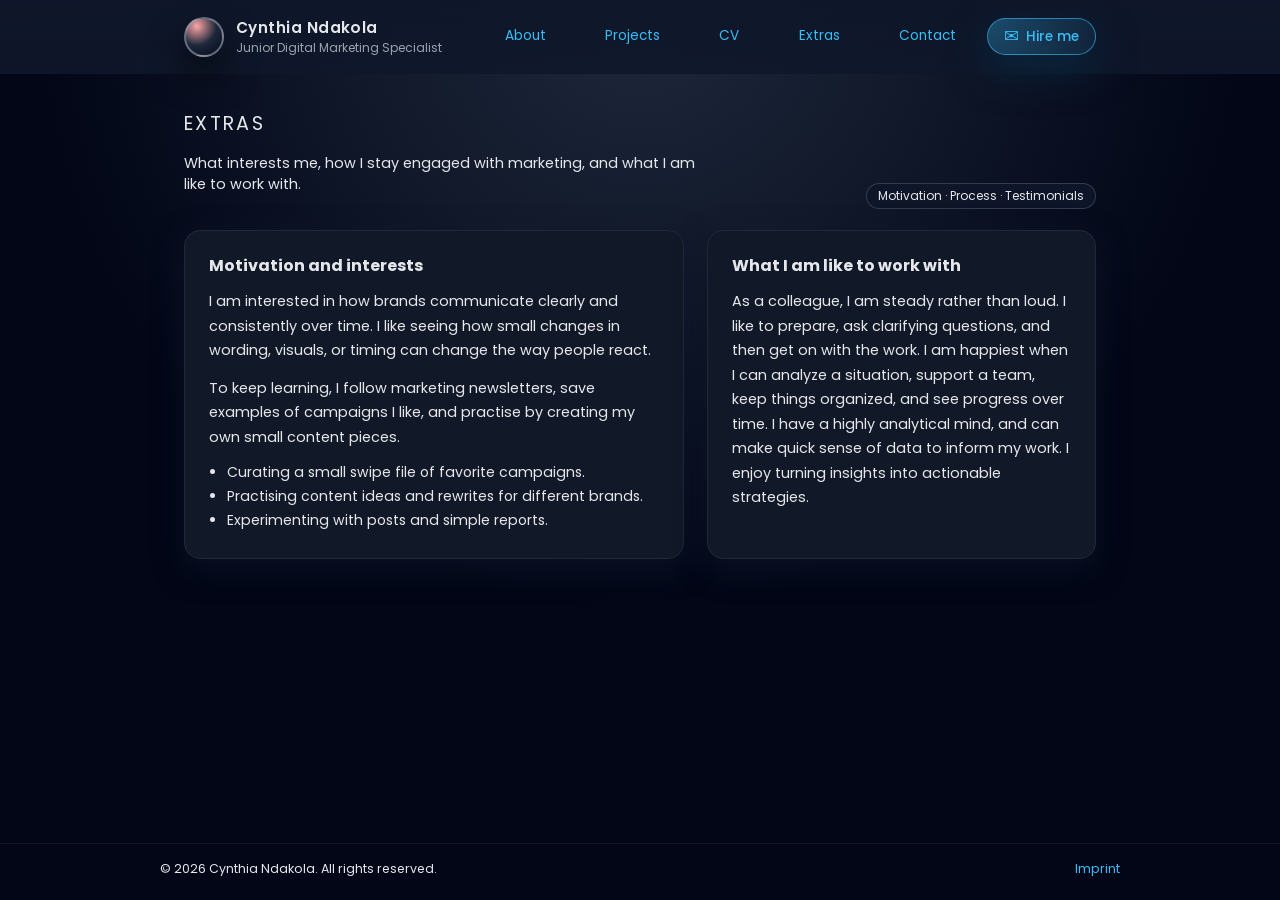
<file: extras.html>
<!DOCTYPE html>
<html lang="en">
<head>
  <meta charset="UTF-8">
  <title>Cynthia Ndakola – Junior Digital Marketing Specialist</title>
  <meta name="viewport" content="width=device-width, initial-scale=1">
  <meta name="description" content="Portfolio and CV of junior digital marketing specialist Cynthia Ndakola.">
  <link href="https://fonts.googleapis.com/css2?family=Poppins:wght@400;500;600;700&display=swap" rel="stylesheet">
  <style>
    :root {
      --bg: #0f172a;
      --bg-alt: #111827;
      --card: #020617;
      --accent: #38bdf8;
      --accent-soft: rgba(56, 189, 248, 0.12);
      --text: #e5e7eb;
      --muted: #9ca3af;
      --border: #1f2937;
      --radius-lg: 16px;
      --radius-full: 999px;
      --shadow-soft: 0 18px 45px rgba(15, 23, 42, 0.75);
      --shadow-subtle: 0 10px 30px rgba(15, 23, 42, 0.6);
      --max-width: 960px;
    }

    * {
      box-sizing: border-box;
    }

    body {
      margin: 0;
      font-family: 'Poppins', system-ui, -apple-system, BlinkMacSystemFont, "SF Pro Text", "Segoe UI", sans-serif;
      background: radial-gradient(circle at top, #1e293b 0, #020617 55%, #020617 100%);
      color: var(--text);
      -webkit-font-smoothing: antialiased;
    }

    a {
      color: var(--accent);
      text-decoration: none;
    }

    a:hover {
      text-decoration: underline;
    }

    .page {
      min-height: 100vh;
      display: flex;
      flex-direction: column;
    }

    header {
      position: sticky;
      top: 0;
      z-index: 20;
      backdrop-filter: blur(18px);
      background: linear-gradient(to bottom, rgba(15, 23, 42, 0.98), rgba(15, 23, 42, 0.9));
      border-bottom: 1px solid rgba(15, 23, 42, 0.9);
    }

    .nav-inner {
      max-width: var(--max-width);
      margin: 0 auto;
      padding: 1rem 1.5rem;
      display: flex;
      align-items: center;
      justify-content: space-between;
      gap: 1.5rem;
    }

    .nav-brand {
      display: flex;
      align-items: center;
      gap: 0.75rem;
    }

    .avatar {
      width: 40px;
      height: 40px;
      border-radius: 50%;
      border: 2px solid rgba(148, 163, 184, 0.6);
      background: radial-gradient(circle at 30% 20%, #fca5a5, #1e293b 50%, #020617 100%);
      box-shadow: 0 0 0 1px rgba(15, 23, 42, 0.8), 0 18px 35px rgba(0, 0, 0, 0.6);
    }

    .nav-title {
      font-size: 0.95rem;
      font-weight: 600;
      letter-spacing: 0.03em;
    }

    .nav-subtitle {
      font-size: 0.75rem;
      color: var(--muted);
    }

    nav ul {
      display: flex;
      list-style: none;
      padding: 0;
      margin: 0;
      gap: 1rem;
      font-size: 0.85rem;
    }

    nav a {
      padding: 0.4rem 0.9rem;
      border-radius: var(--radius-full);
      border: 1px solid transparent;
      background: transparent;
      text-decoration: none;
      colour: var(--text);
      display: inline-flex;
      align-items: center;
      gap: 0.4rem;
    }

    nav a span.dot {
      width: 6px;
      height: 6px;
      border-radius: 50%;
      background: var(--accent);
      opacity: 0;
      transform: scale(0.5);
      transition: opacity 0.18s ease, transform 0.18s ease;
    }

    nav a:hover span.dot,
    nav a:focus-visible span.dot {
      opacity: 1;
      transform: scale(1);
    }

    nav a:hover,
    nav a:focus-visible {
      background: rgba(15, 23, 42, 0.8);
      border-color: rgba(55, 65, 81, 0.9);
      outline: none;
    }

    .primary-btn {
      padding: 0.45rem 1rem;
      border-radius: var(--radius-full);
      border: 1px solid rgba(56, 189, 248, 0.6);
      background: radial-gradient(circle at 0 0, rgba(56, 189, 248, 0.32), rgba(56, 189, 248, 0.08));
      colour: var(--text);
      font-size: 0.85rem;
      font-weight: 500;
      display: inline-flex;
      align-items: center;
      gap: 0.45rem;
      text-decoration: none;
      box-shadow: 0 14px 40px rgba(8, 47, 73, 0.7);
      transition: transform 0.16s ease, box-shadow 0.16s ease, border-color 0.16s ease;
    }

    .primary-btn:hover {
      transform: translateY(-1px);
      box-shadow: 0 18px 50px rgba(8, 47, 73, 0.9);
      border-color: rgba(56, 189, 248, 0.95);
      text-decoration: none;
    }

    .primary-btn-icon {
      font-size: 1.1rem;
      line-height: 1;
    }

    main {
      flex: 1;
    }

    .hero {
      max-width: var(--max-width);
      margin: 0 auto;
      padding: 2.5rem 1.5rem 1.5rem;
      display: grid;
      grid-template-columns: minmax(0, 3fr) minmax(0, 2.6fr);
      gap: 2.5rem;
      align-items: center;
    }

    .hero-intro {
      position: relative;
    }

    .hero-badge {
      display: inline-flex;
      align-items: center;
      gap: 0.5rem;
      padding: 0.25rem 0.75rem;
      border-radius: var(--radius-full);
      background: rgba(15, 23, 42, 0.85);
      border: 1px solid rgba(55, 65, 81, 0.8);
      box-shadow: var(--shadow-subtle);
      font-size: 0.75rem;
      colour: var(--muted);
      margin-bottom: 1rem;
    }

    .hero-badge-dot {
      width: 8px;
      height: 8px;
      border-radius: 50%;
      background: #22c55e;
      box-shadow: 0 0 0 4px rgba(34, 197, 94, 0.2);
    }

    .hero h1 {
      margin: 0 0 0.5rem;
      font-size: clamp(2rem, 3vw + 1rem, 2.6rem);
      letter-spacing: 0.03em;
    }

    .hero-role {
      font-size: 0.95rem;
      text-transform: uppercase;
      letter-spacing: 0.22em;
      colour: var(--muted);
      margin-bottom: 1rem;
    }

    .hero p {
      margin: 0 0 1.5rem;
      colour: var(--muted);
      font-size: 0.95rem;
      line-height: 1.65;
      max-width: 32rem;
    }

    .hero-actions {
      display: flex;
      flex-wrap: wrap;
      gap: 0.8rem;
      align-items: centre;
    }

    .ghost-btn {
      padding: 0.5rem 0.9rem;
      border-radius: var(--radius-full);
      border: 1px solid rgba(55, 65, 81, 0.9);
      background: rgba(15, 23, 42, 0.9);
      font-size: 0.85rem;
      colour: var(--muted);
      display: inline-flex;
      align-items: centre;
      gap: 0.45rem;
      text-decoration: none;
      box-shadow: 0 10px 28px rgba(15, 23, 42, 0.8);
    }

    .ghost-btn:hover {
      border-color: rgba(75, 85, 99, 1);
      text-decoration: none;
      colour: var(--text);
    }

    .hero-meta {
      display: flex;
      gap: 1.4rem;
      margin-top: 1.6rem;
      flex-wrap: wrap;
    }

    .meta-item {
      font-size: 0.8rem;
      colour: var(--muted);
    }

    .meta-label {
      text-transform: uppercase;
      letter-spacing: 0.16em;
      display: block;
      margin-bottom: 0.25rem;
      colour: #6b7280;
    }

    .hero-panel {
      position: relative;
      border-radius: var(--radius-lg);
      background: radial-gradient(circle at top, #1f2937, #020617 55%, #020617 100%);
      border: 1px solid rgba(31, 41, 55, 0.98);
      padding: 1.4rem 1.4rem 1.5rem;
      box-shadow: var(--shadow-soft);
      overflow: hidden;
    }

    .hero-panel-top {
      display: flex;
      justify-content: space-between;
      align-items: centre;
      margin-bottom: 1rem;
      font-size: 0.8rem;
    }

    .hero-pill {
      padding: 0.2rem 0.7rem;
      border-radius: var(--radius-full);
      border: 1px solid rgba(55, 65, 81, 0.9);
      background: rgba(15, 23, 42, 0.9);
      colour: var(--muted);
    }

    .hero-tags {
      display: flex;
      flex-wrap: wrap;
      gap: 0.35rem;
      font-size: 0.7rem;
      justify-content: flex-end;
    }

    .tag {
      padding: 0.18rem 0.6rem;
      border-radius: var(--radius-full);
      border: 1px solid rgba(51, 65, 85, 0.9);
      background: rgba(15, 23, 42, 0.9);
      colour: #e5e7eb;
    }

    .status-card {
      border-radius: 14px;
      border: 1px solid rgba(37, 99, 235, 0.5);
      background: radial-gradient(circle at top left, rgba(56, 189, 248, 0.1), rgba(15, 23, 42, 0.95));
      padding: 0.9rem 0.9rem;
      margin-bottom: 1rem;
      font-size: 0.8rem;
      display: grid;
      grid-template-columns: minmax(0, 1.7fr) minmax(0, 1fr);
      gap: 0.75rem;
      align-items: centre;
    }
    .status-label {
      text-transform: uppercase;
      letter-spacing: 0.16em;
      font-size: 0.7rem;
      colour: #bae6fd;
      margin-bottom: 0.25rem;
    }

    .status-main {
      colour: #e0f2fe;
      font-weight: 500;
      margin-bottom: 0.15rem;
    }

    .status-sub {
      colour: #93c5fd;
      font-size: 0.75rem;
    }

    .status-metrics {
      display: flex;
      flex-direction: column;
      gap: 0.35rem;
    }

    .metric {
      display: flex;
      /* justify-content: space-between;*/
      gap: 0.75rem;
      colour: #bfdbfe;
    }

    .metric-label {
      text-transform: uppercase;
      letter-spacing: -0.05em;
      font-size: 0.6rem;
      colour: #bae6fd;
      margin-bottom: 0.25rem;
    }

    .metric-value {
      font-size: 0.72rem;
      colour: #e0f2fe;
    }

    .mini-grid {
      display: grid;
      grid-template-columns: repeat(3, minmax(0, 1fr));
      gap: 0.6rem;
    }

    .mini-card {
      border-radius: 12px;
      border: 1px solid rgba(31, 41, 55, 0.9);
      background: rgba(15, 23, 42, 0.98);
      padding: 0.7rem 0.75rem;
      font-size: 0.72rem;
      colour: var(--muted);
    }

    .mini-label {
      display: block;
      margin-bottom: 0.25rem;
      font-size: 0.7rem;
      colour: #6b7280;
      text-transform: uppercase;
      letter-spacing: 0.13em;
    }

    .mini-value {
      colour: #e5e7eb;
    }

    .pill-row {
      display: flex;
      flex-wrap: wrap;
      gap: 0.3rem;
      margin-top: 0.3rem;
    }

    .tiny-pill {
      border-radius: 999px;
      border: 1px solid rgba(55, 65, 81, 0.9);
      padding: 0.05rem 0.45rem;
      font-size: 0.65rem;
      colour: #9ca3af;
    }

    .section {
      max-width: var(--max-width);
      margin: 0 auto;
      padding: 2.2rem 1.5rem 0.5rem;
    }

    .section-header {
      display: flex;
      justify-content: space-between;
      align-items: flex-end;
      gap: 1rem;
      margin-bottom: 1.3rem;
    }

    .section-title {
      font-size: 1.2rem;
      letter-spacing: 0.12em;
      text-transform: uppercase;
      colour: #9ca3af;
    }

    .section-subtitle {
      font-size: 0.9rem;
      colour: var(--muted);
      max-width: 32rem;
    }

    .section-chip {
      font-size: 0.75rem;
      padding: 0.2rem 0.7rem;
      border-radius: var(--radius-full);
      background: rgba(15, 23, 42, 0.9);
      border: 1px solid rgba(55, 65, 81, 0.9);
      colour: var(--muted);
    }

    .about-grid {
      display: grid;
      grid-template-columns: minmax(0, 2fr) minmax(0, 1.6fr);
      gap: 1.6rem;
      align-items: flex-start;
    }

    .card {
      background: var(--bg-alt);
      border-radius: var(--radius-lg);
      border: 1px solid var(--border);
      padding: 1.4rem 1.5rem;
      box-shadow: var(--shadow-subtle);
    }

    .card h3 {
      margin-top: 0;
      margin-bottom: 0.7rem;
      font-size: 1rem;
    }

    .card p {
      margin: 0 0 0.8rem;
      font-size: 0.9rem;
      line-height: 1.7;
      colour: var(--muted);
    }

    .pill-list {
      display: flex;
      flex-wrap: wrap;
      gap: 0.4rem;
      margin-top: 0.6rem;
    }

    .pill {
      font-size: 0.75rem;
      padding: 0.2rem 0.7rem;
      border-radius: var(--radius-full);
      border: 1px solid rgba(55, 65, 81, 0.9);
      background: rgba(2, 6, 23, 0.9);
      colour: #d1d5db;
    }

    .projects-grid {
      display: grid;
      grid-template-columns: minmax(0, 1.2fr) minmax(0, 1.2fr);
      gap: 1.4rem;
    }

    .project-card {
      border-radius: var(--radius-lg);
      border: 1px solid var(--border);
      background: var(--card);
      padding: 1.3rem 1.4rem 1.3rem;
      box-shadow: var(--shadow-subtle);
      display: flex;
      flex-direction: column;
      gap: 0.7rem;
    }

    .project-meta-row {
      display: flex;
      justify-content: space-between;
      gap: 0.6rem;
      font-size: 0.75rem;
      colour: var(--muted);
    }

    .badge {
      display: inline-flex;
      align-items: centre;
      gap: 0.3rem;
      padding: 0.15rem 0.6rem;
      border-radius: 999px;
      border: 1px solid rgba(55, 65, 81, 0.9);
      font-size: 0.72rem;
      background: rgba(15, 23, 42, 0.95);
      colour: #e5e7eb;
    }

    .badge-dot {
      width: 6px;
      height: 6px;
      border-radius: 999px;
      background: var(--accent);
    }

    .project-title {
      font-size: 0.98rem;
      margin: 0;
    }

    .project-summary {
      font-size: 0.88rem;
      colour: var(--muted);
      margin: 0;
    }

    .project-list {
      margin: 0.2rem 0 0.3rem 0;
      padding-left: 1.05rem;
      font-size: 0.85rem;
      colour: var(--muted);
    }

    .project-list li {
      margin-bottom: 0.15rem;
    }

    .project-tags {
      display: flex;
      flex-wrap: wrap;
      gap: 0.3rem;
      margin-top: 0.2rem;
    }

    .project-tag {
      font-size: 0.7rem;
      padding: 0.15rem 0.6rem;
      border-radius: 999px;
      background: rgba(15, 23, 42, 0.9);
      border: 1px solid rgba(51, 65, 85, 0.9);
      colour: #9ca3af;
    }

    .project-link-row {
      margin-top: 0.3rem;
      font-size: 0.8rem;
    }

    .project-link-row a {
      text-decoration: underline;
    }

    .resume-layout {
      display: grid;
      grid-template-columns: minmax(0, 1.6fr) minmax(0, 1.4fr);
      gap: 1.4rem;
      align-items: flex-start;
    }

    .resume-note {
      font-size: 0.85rem;
      colour: var(--muted);
      margin-top: 0.4rem;
    }

    .resume-btn {
      display: inline-flex;
      align-items: centre;
      gap: 0.5rem;
      padding: 0.6rem 1.1rem;
      border-radius: var(--radius-full);
      border: 1px solid rgba(56, 189, 248, 0.7);
      background: rgba(8, 47, 73, 0.8);
      colour: #e5e7eb;
      font-size: 0.85rem;
      text-decoration: none;
      box-shadow: 0 14px 40px rgba(8, 47, 73, 0.8);
    }

    .resume-btn:hover {
      text-decoration: none;
      border-color: rgba(56, 189, 248, 1);
    }

    .timeline {
      border-left: 1px dashed rgba(55, 65, 81, 0.9);
      padding-left: 1rem;
      margin-left: 0.3rem;
    }

    .timeline-item {
      margin-bottom: 0.7rem;
    }

    .timeline-role {
      font-size: 0.86rem;
    }

    .timeline-meta {
      font-size: 0.78rem;
      colour: var(--muted);
    }

    .timeline-bullet {
      font-size: 0.8rem;
      colour: var(--muted);
      margin-top: 0.2rem;
    }

    .extras-grid {
      display: grid;
      grid-template-columns: minmax(0, 1.8fr) minmax(0, 1.4fr);
      gap: 1.4rem;
    }

    .extras-list {
      font-size: 0.88rem;
      colour: var(--muted);
      margin: 0.2rem 0 0.3rem 0;
      padding-left: 1.1rem;
    }

    .extras-list li {
      margin-bottom: 0.2rem;
    }

    .quote {
      font-size: 0.95rem;
      colour: #e5e7eb;
      margin: 0 0 0.8rem;
    }

    .quote-meta {
      font-size: 0.8rem;
      colour: var(--muted);
    }

    .contact-layout {
      display: grid;
      grid-template-columns: minmax(0, 1.6fr) minmax(0, 1.4fr);
      gap: 1.4rem;
      align-items: flex-start;
      margin-bottom: 2.5rem;
    }

    .contact-list {
      list-style: none;
      padding: 0;
      margin: 0.4rem 0 0;
      font-size: 0.9rem;
      colour: var(--muted);
    }

    .contact-list li {
      margin-bottom: 0.4rem;
    }

    .contact-label {
      display: block;
      font-size: 0.78rem;
      text-transform: uppercase;
      letter-spacing: 0.13em;
      colour: #6b7280;
    }

    .contact-chip-row {
      display: flex;
      flex-wrap: wrap;
      gap: 0.35rem;
      margin-top: 0.5rem;
    }

    .contact-chip {
      font-size: 0.75rem;
      padding: 0.22rem 0.7rem;
      border-radius: 999px;
      border: 1px dashed rgba(55, 65, 81, 0.9);
      colour: var(--muted);
    }

    .contact-card {
      border-radius: var(--radius-lg);
      border: 1px dashed rgba(55, 65, 81, 1);
      background: rgba(15, 23, 42, 0.9);
      padding: 1.2rem 1.3rem;
      font-size: 0.86rem;
      colour: var(--muted);
    }

    .contact-card label {
      display: block;
      font-size: 0.8rem;
      margin-bottom: 0.25rem;
      colour: #9ca3af;
    }

    .contact-card input,
    .contact-card textarea {
      width: 100%;
      border-radius: 10px;
      border: 1px solid rgba(55, 65, 81, 0.9);
      background: rgba(15, 23, 42, 0.95);
      padding: 0.45rem 0.6rem;
      font-size: 0.85rem;
      colour: #e5e7eb;
      margin-bottom: 0.65rem;
      font-family: inherit;
    }

    .contact-card textarea {
      resize: vertical;
      min-height: 80px;
    }

    .contact-card input:focus,
    .contact-card textarea:focus {
      outline: none;
      border-color: var(--accent);
      box-shadow: 0 0 0 1px rgba(56, 189, 248, 0.5);
    }

    .contact-card button {
      border-radius: var(--radius-full);
      border: 1px solid rgba(55, 65, 81, 1);
      padding: 0.55rem 1.1rem;
      background: rgba(15, 23, 42, 0.96);
      colour: #e5e7eb;
      font-size: 0.85rem;
      cursor: pointer;
    }

    .contact-card button:hover {
      border-color: rgba(75, 85, 99, 1);
    }

    footer {
      border-top: 1px solid rgba(15, 23, 42, 0.95);
      padding: 1rem 1.5rem 1.4rem;
      font-size: 0.78rem;
      colour: var(--muted);
    }

    .footer-inner {
      max-width: var(--max-width);
      margin: 0 auto;
      display: flex;
      justify-content: space-between;
      align-items: centre;
      gap: 1rem;
      flex-wrap: wrap;
    }

    @media (max-width: 840px) {
      .hero {
        grid-template-columns: minmax(0, 1fr);
        padding-top: 1.7rem;
      }
      .hero-panel {
        order: -1;
      }
      .about-grid,
      .projects-grid,
      .resume-layout,
      .extras-grid,
      .contact-layout {
        grid-template-columns: minmax(0, 1fr);
      }
      .nav-inner {
        flex-wrap: wrap;
      }
      nav ul {
        flex-wrap: wrap;
        justify-content: flex-end;
      }
      header {
        position: static;
      }
    }

    @media (max-width: 520px) {
      .nav-inner {
        padding-inline: 1rem;
      }
      .hero,
      .section {
        padding-inline: 1rem;
      }
      .hero-actions {
        flex-direction: column;
        align-items: flex-start;
      }
      .hero-meta {
        flex-direction: column;
      }
      .section-header {
        flex-direction: column;
        align-items: flex-start;
      }
    }
  </style>
</head>
<body>
  <div class="page">
    <header>
      <div class="nav-inner">
        <div class="nav-brand">
          <div class="avatar" aria-hidden="true"></div>
          <div>
            <div class="nav-title">Cynthia Ndakola</div>
            <div class="nav-subtitle">Junior Digital Marketing Specialist</div>
          </div>
        </div>
        <nav>
          <ul>
            <li><a href="about.html"><span class="dot"></span> About</a></li>
            <li><a href="projects.html"><span class="dot"></span> Projects</a></li>
            <li><a href="cv.html"><span class="dot"></span> CV</a></li>
            <li><a href="extras.html"><span class="dot"></span> Extras</a></li>
            <li><a href="contact.html"><span class="dot"></span> Contact</a></li>
            <li>
              <a href="contact.html" class="primary-btn">
                <span class="primary-btn-icon">✉️</span>
                Hire me
              </a>
            </li>
          </ul>
        </nav>
      </div>
    </header>

    <main>
      <section id="extras" class="section" aria-labelledby="extras-title">
        <div class="section-header">
          <div>
            <div class="section-title">Extras</div>
            <p class="section-subtitle">
              What interests me, how I stay engaged with marketing, and what I am like to work with.
            </p>
          </div>
          <div class="section-chip">Motivation · Process · Testimonials</div>
        </div>

        <div class="extras-grid">
          <article class="card">
            <h3>Motivation and interests</h3>
            <p>
              I am interested in how brands communicate clearly and consistently over time. I like seeing how small changes
              in wording, visuals, or timing can change the way people react.
            </p>
            <p>
              To keep learning, I follow marketing newsletters, save examples of campaigns I like, and practise by creating
              my own small content pieces.
            </p>
            <ul class="extras-list">
              <li>Curating a small swipe file of favorite campaigns.</li>
              <li>Practising content ideas and rewrites for different brands.</li>
              <li>Experimenting with posts and simple reports.</li>
            </ul>
          </article>

          <article class="card">
            <h3>What I am like to work with</h3>
            <p>
              As a colleague, I am steady rather than loud. I like to prepare, ask clarifying questions, and then get on with the work.
              I am happiest when I can analyze a situation, support a team, keep things organized, and see progress over time.
              I have a highly analytical mind, and can make quick sense of data to inform my work. I enjoy turning insights into actionable strategies.
            </p>
          </article>
        </div>
      </section>
    </main>

    <footer>
      <div class="footer-inner">
        <span id="footer-year">© Cynthia Ndakola. All rights reserved.</span>
        <span><a href="imprint.html">Imprint</a></span>
      </div>
      <script>
        const year = new Date().getFullYear();
        document.getElementById('footer-year').textContent = `© ${year} Cynthia Ndakola. All rights reserved.`;
        document.getElementById('header-year').textContent = `${year}`;
      </script>
    </footer>
  </div>
</body>
</html>
</file>
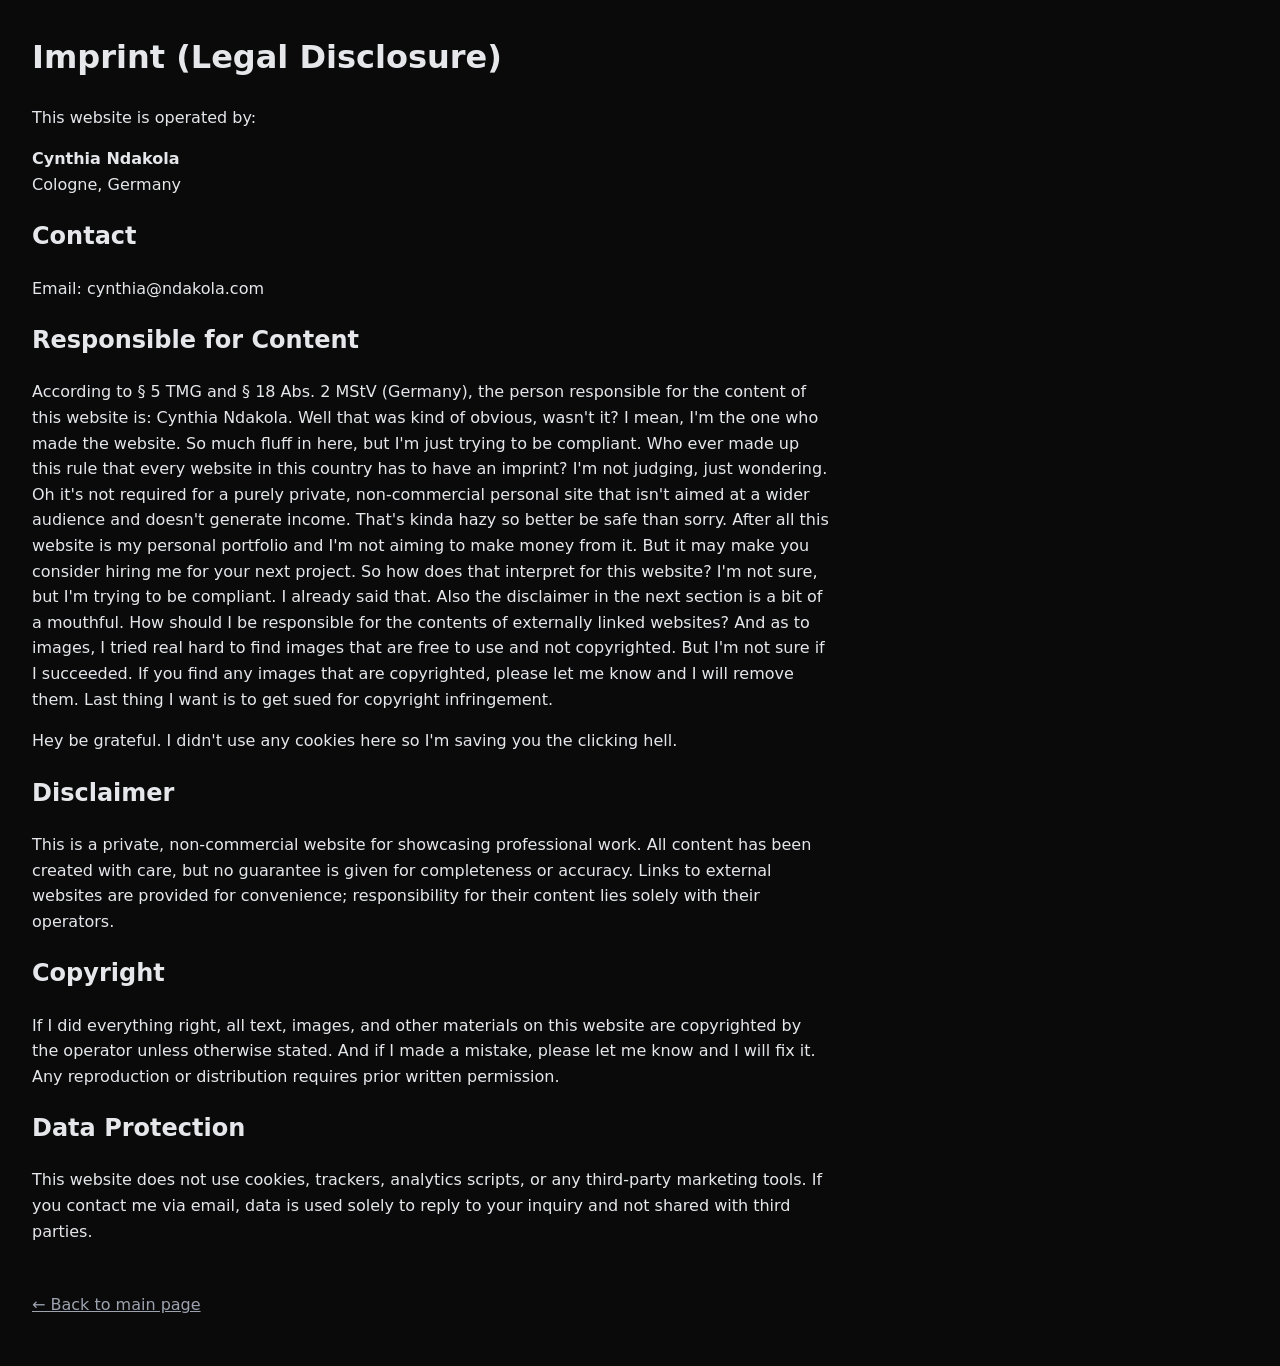
<file: imprint.html>
<!DOCTYPE html>
<html lang="en">
<head>
  <meta charset="UTF-8">
  <title>Imprint · Cynthia Ndakola</title>
  <meta name="viewport" content="width=device-width, initial-scale=1">
  <style>
    body {
      margin: 0;
      font-family: system-ui, sans-serif;
      background: #0a0a0a;
      color: #e5e7eb;
      padding: 2rem;
      line-height: 1.6;
      max-width: 800px;
    }
    a { color: #9ca3af; }
    h1 { margin-top: 0; }
  </style>
</head>
<body>

<h1>Imprint (Legal Disclosure)</h1>

<p>This website is operated by:</p>

<p>
  <strong>Cynthia Ndakola</strong><br>
  Cologne, Germany<br>
</p>

<h2>Contact</h2>
<p>
  Email: <span id="cm">[email protected]</span><br>
  <script>
    const u="cynthia",d="ndakola.com";
    const e=document.getElementById("cm");
    e.textContent=u+"@"+d;
    e.href="mailto:"+u+"@"+d;
  </script>
</p>

<h2>Responsible for Content</h2>
<p>
According to § 5 TMG and § 18 Abs. 2 MStV (Germany), the person responsible for the content of this website is: Cynthia Ndakola.
Well that was kind of obvious, wasn't it? I mean, I'm the one who made the website. So much fluff in here, but I'm just trying to be compliant. Who ever made up this rule that every website in this country has to have an imprint? I'm not judging, just wondering. Oh it's not required for a purely private, non-commercial personal site that isn't aimed at a wider audience and doesn't generate income. That's kinda hazy so better be safe than sorry. After all this website is my personal portfolio and I'm not aiming to make money from it. But it may make you consider hiring me for your next project. So how does that interpret for this website? I'm not sure, but I'm trying to be compliant. I already said that. Also the disclaimer in the next section is a bit of a mouthful. How should I be responsible for the contents of externally linked websites? And as to images, I tried real hard to find images that are free to use and not copyrighted. But I'm not sure if I succeeded. If you find any images that are copyrighted, please let me know and I will remove them. Last thing I want is to get sued for copyright infringement.
</p><p>Hey be grateful. I didn't use any cookies here so I'm saving you the clicking hell.</p>

<h2>Disclaimer</h2>
<p>
This is a private, non-commercial website for showcasing professional work.  
All content has been created with care, but no guarantee is given for completeness or accuracy.  
Links to external websites are provided for convenience; responsibility for their content lies solely with their operators.
</p>

<h2>Copyright</h2>
<p>
If I did everything right, all text, images, and other materials on this website are copyrighted by the operator unless otherwise stated.  And if I made a mistake, please let me know and I will fix it.
Any reproduction or distribution requires prior written permission.
</p>

<h2>Data Protection</h2>
<p>
This website does not use cookies, trackers, analytics scripts, or any third-party marketing tools.  
If you contact me via email, data is used solely to reply to your inquiry and not shared with third parties.
</p>

<p style="margin-top:3rem;">
  <a href="index.html">← Back to main page</a>
</p>

</body>
</html>
</file>
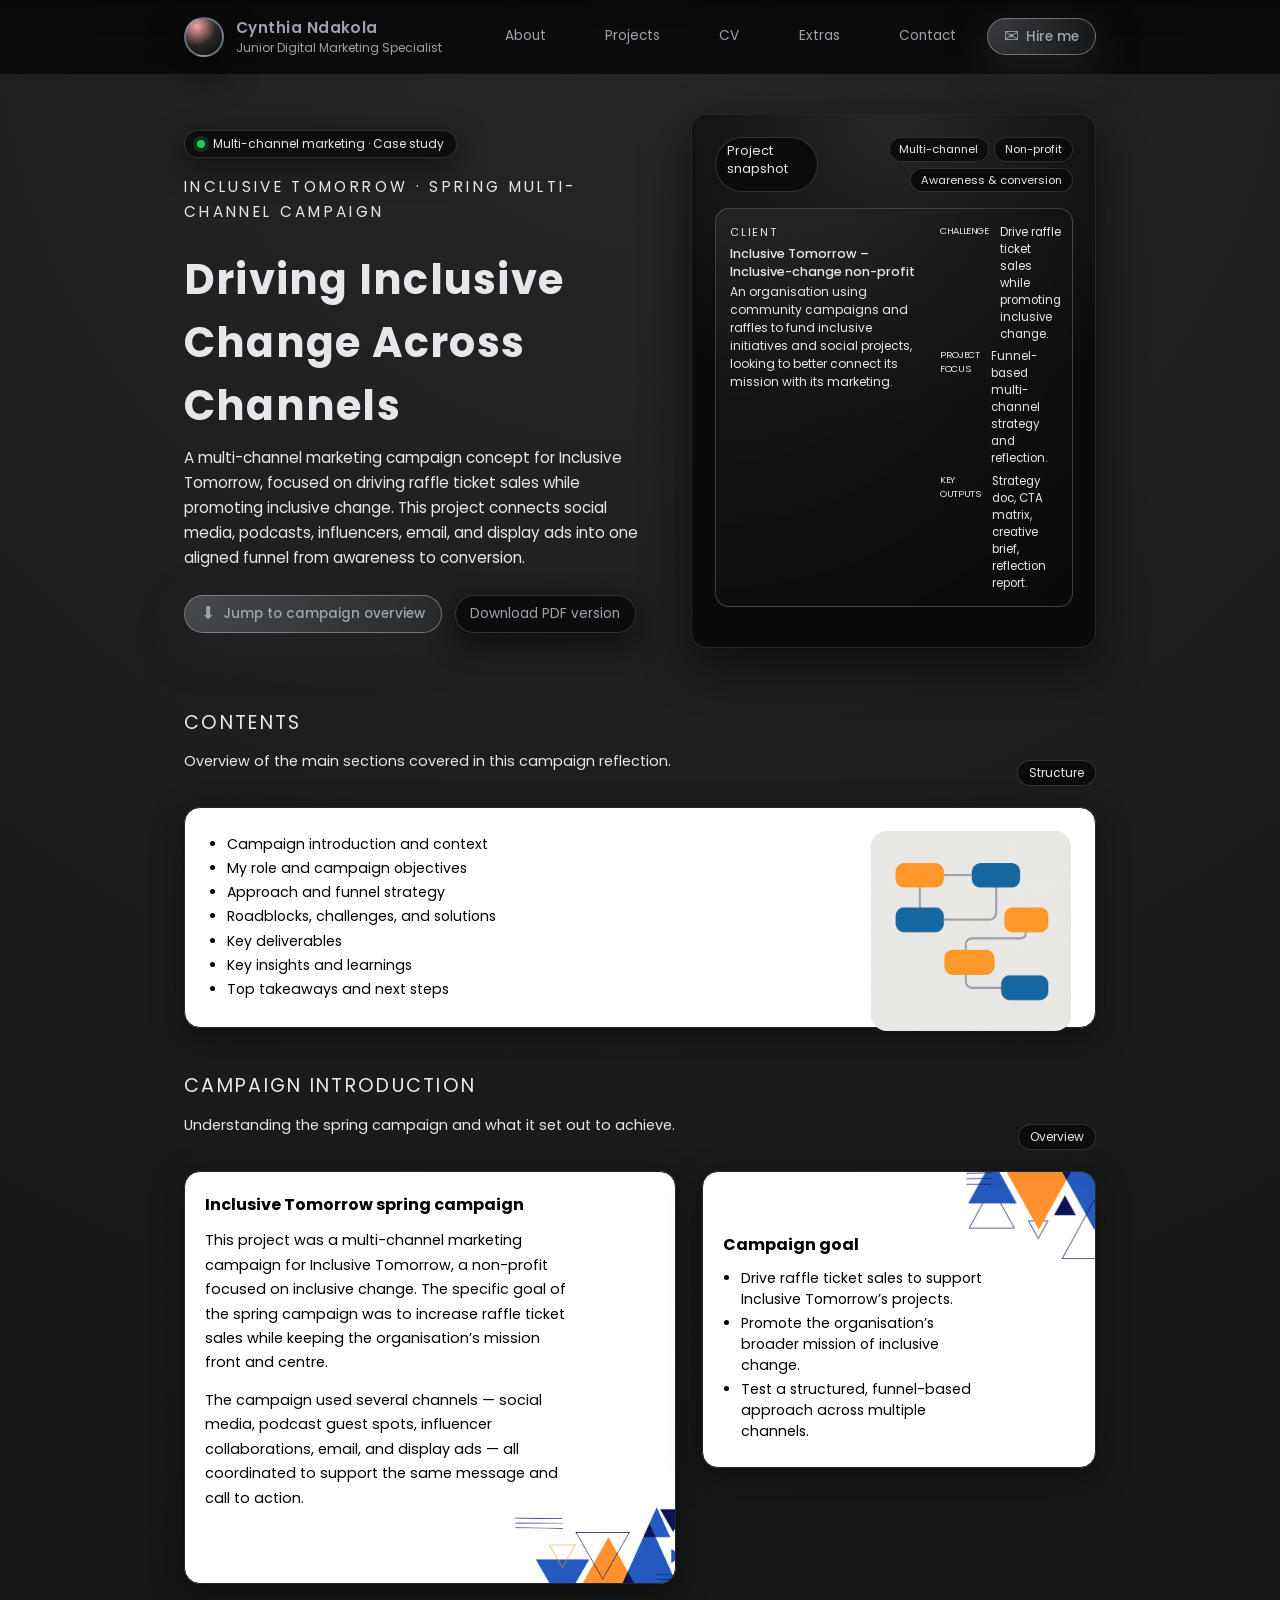
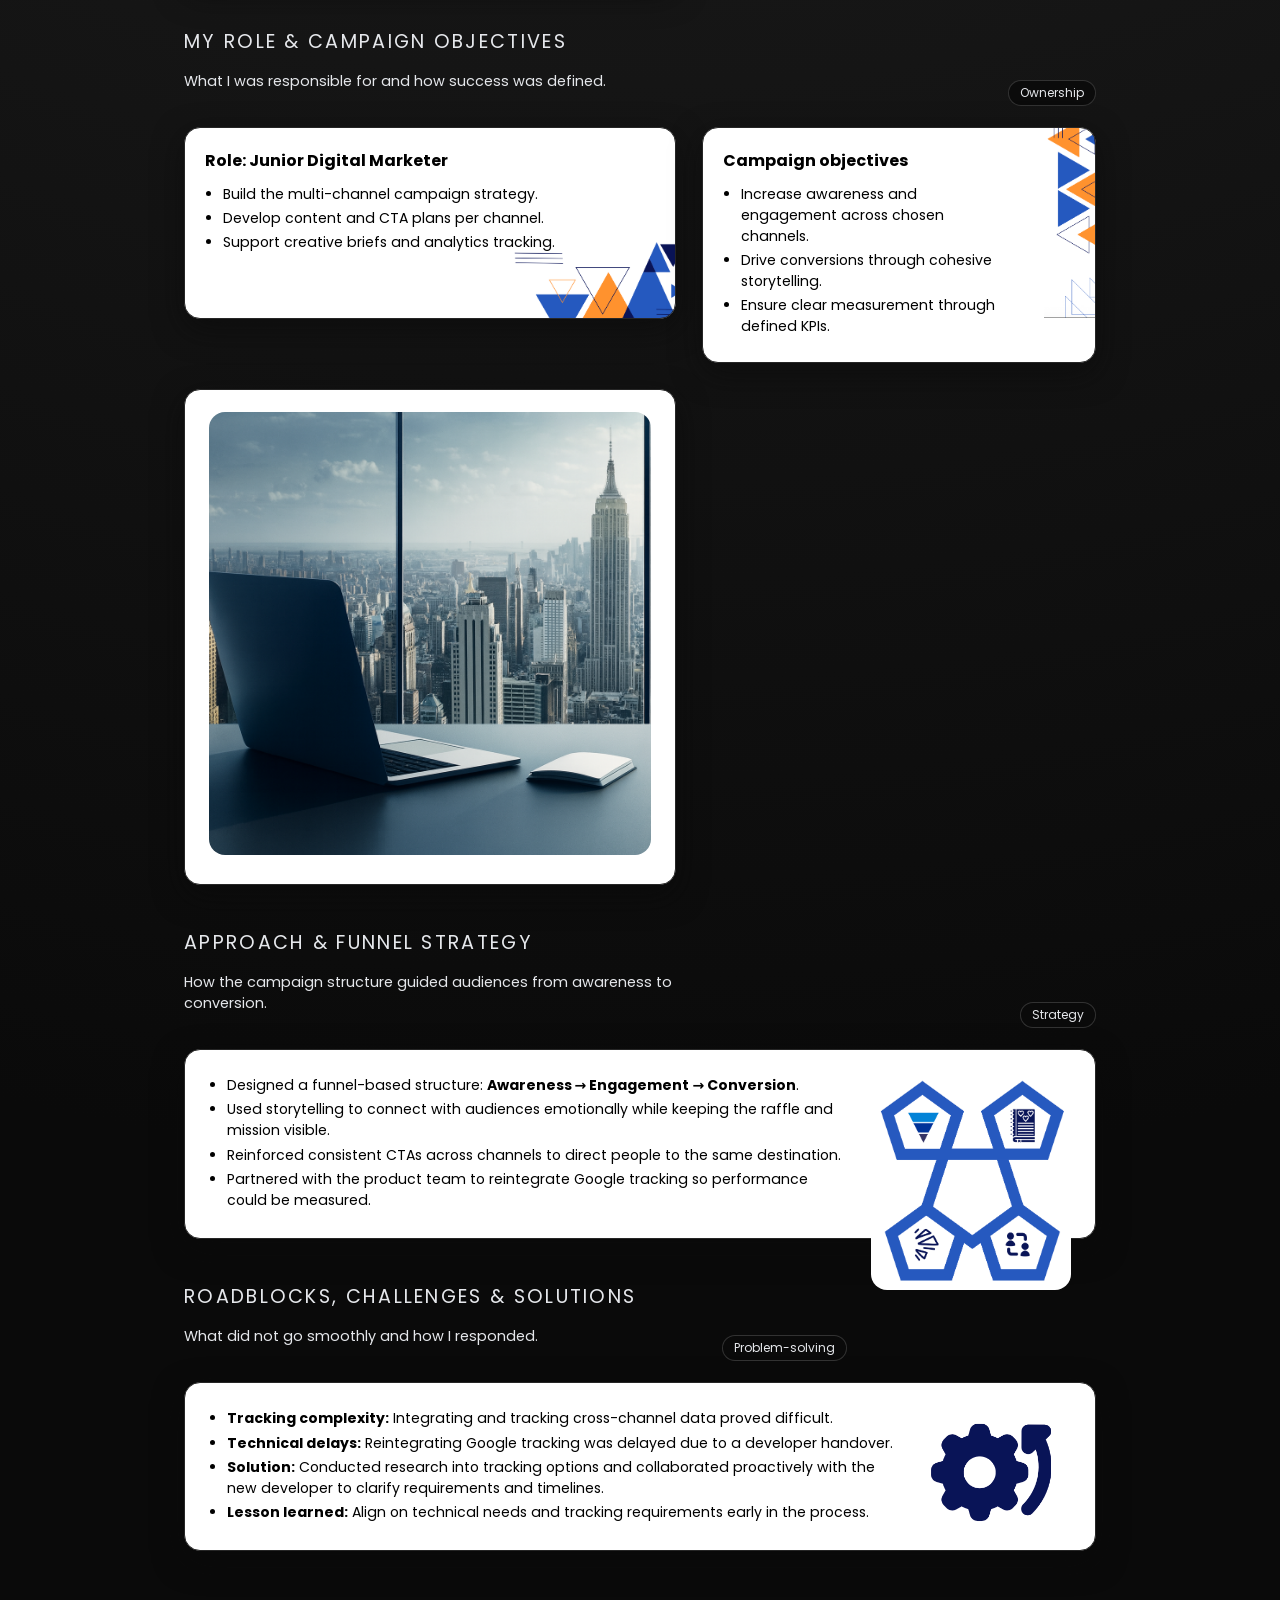
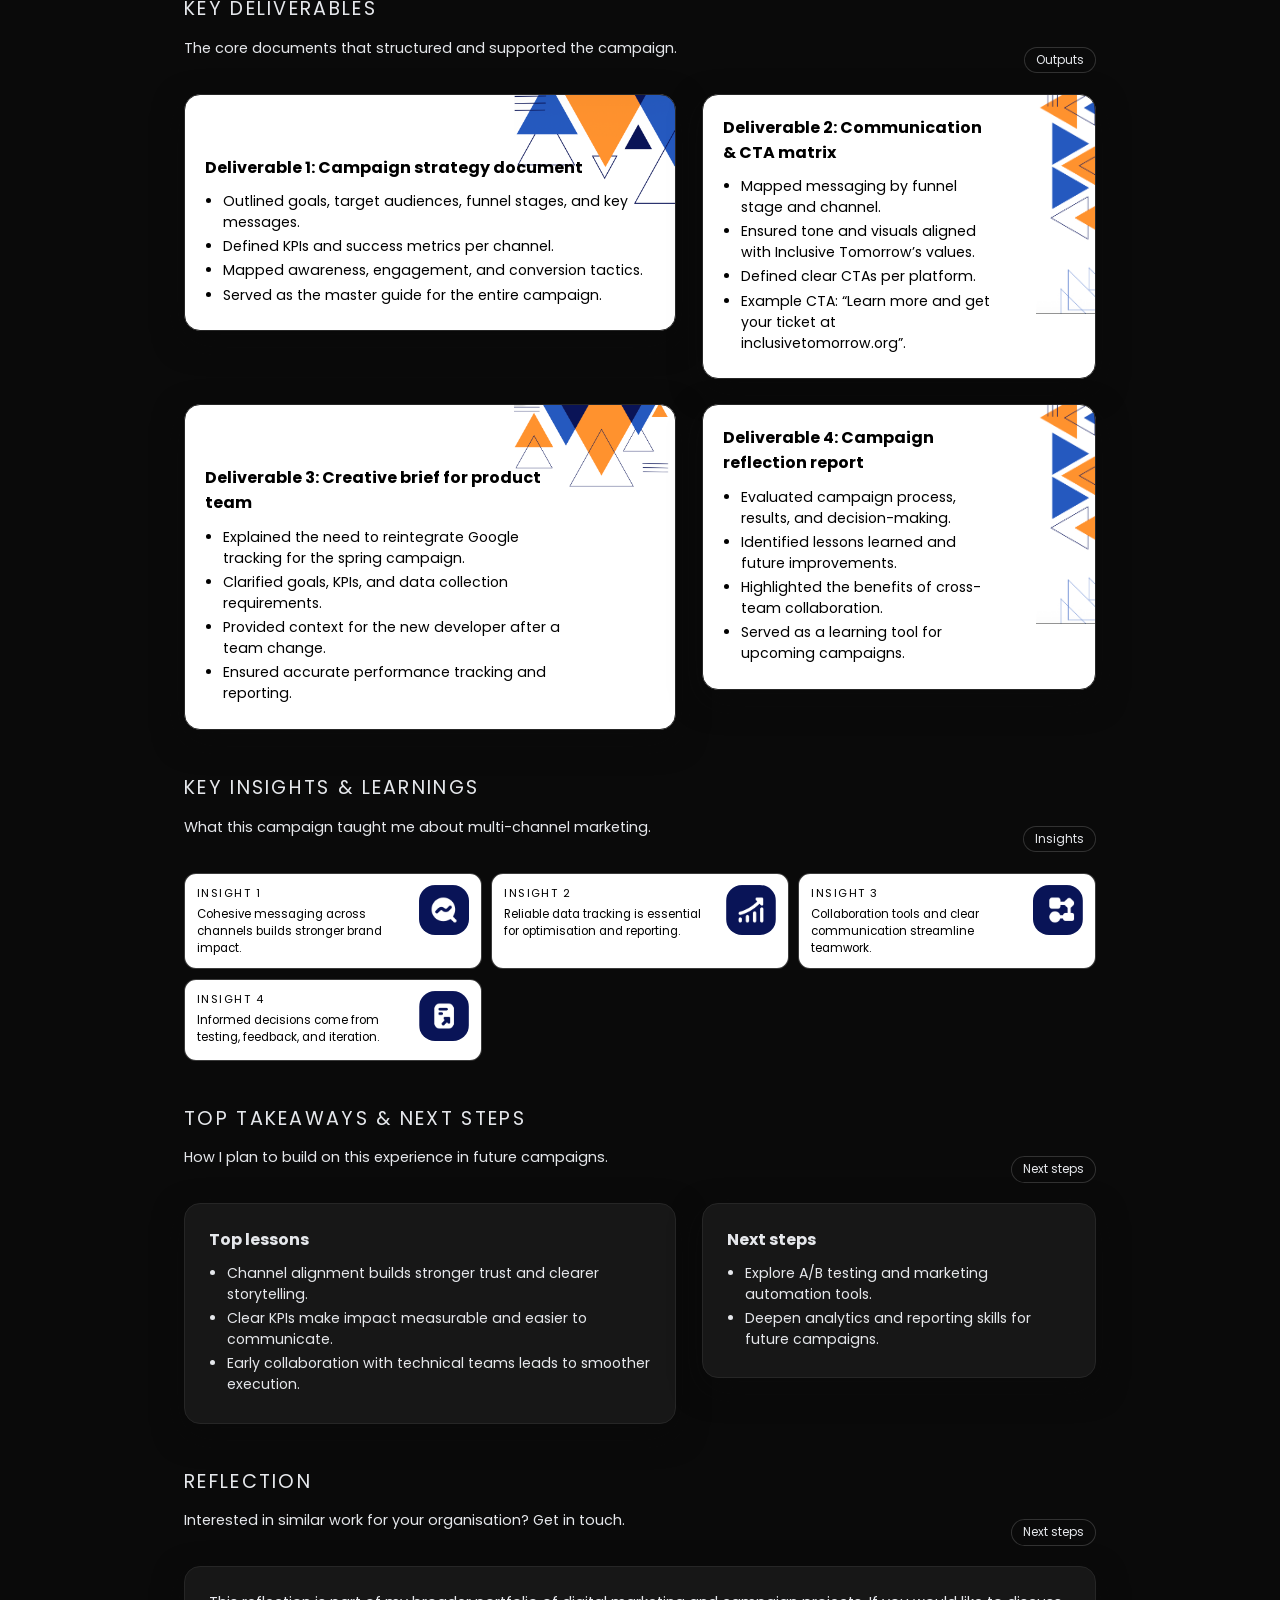
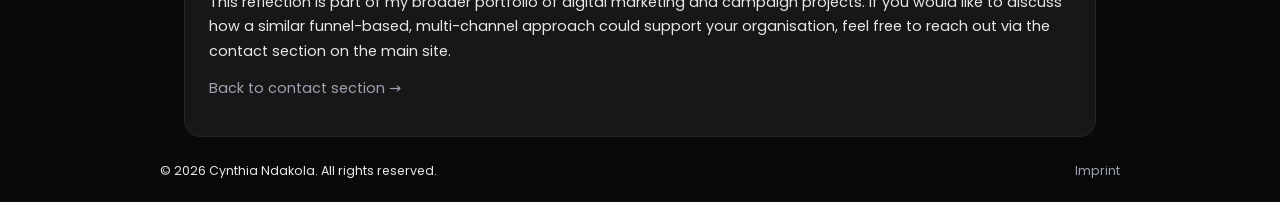
<file: inclusivetomorrow.html>
<!DOCTYPE html>
<html lang="en">
<head>
  <meta charset="UTF-8">
  <title>One Health – Social Media Marketing Case Study · Cynthia Ndakola</title>
  <meta name="viewport" content="width=device-width, initial-scale=1">
  <meta name="description" content="Social media marketing case study for One Health by junior digital marketing specialist Cynthia Ndakola.">
  <link href="https://fonts.googleapis.com/css2?family=Poppins:wght@400;500;600;700&display=swap" rel="stylesheet">
  <link rel="stylesheet" href="mystyles.css">
</head>
<body>
  <div class="page">
    <header>
      <div class="nav-inner">
        <div class="nav-brand">
          <a href="/" style="display:inline-block;"><div class="avatar" aria-hidden="true"></div></a>
          <div>
            <div class="nav-title"><a href="/">Cynthia Ndakola</a></div>
            <div class="nav-subtitle">Junior Digital Marketing Specialist</div>
          </div>
        </div>
        <nav>
          <ul>
            <li><a href="about.html"><span class="dot"></span> About</a></li>
            <li><a href="projects.html"><span class="dot"></span> Projects</a></li>
            <li><a href="index.html#resume"><span class="dot"></span> CV</a></li>
            <li><a href="index.html#extras"><span class="dot"></span> Extras</a></li>
            <li><a href="index.html#contact"><span class="dot"></span> Contact</a></li>
            <li>
              <a href="index.html#contact" class="primary-btn">
                <span class="primary-btn-icon">✉️</span>
                Hire me
              </a>
            </li>
          </ul>
        </nav>
      </div>
    </header>

    <main>
      <!-- HERO / INTRO -->
      <section class="hero" aria-labelledby="case-hero-title">
        <div class="hero-intro">
          <div class="hero-badge">
            <span class="hero-badge-dot"></span>
            <span>Multi-channel marketing · Case study</span>
          </div>
          <p id="case-hero-title" class="hero-role">Inclusive Tomorrow · Spring Multi-Channel Campaign</p>
          <h1>Driving Inclusive Change Across Channels</h1>
          <p>
            A multi-channel marketing campaign concept for Inclusive Tomorrow, focused on driving raffle ticket
            sales while promoting inclusive change. This project connects social media, podcasts, influencers,
            email, and display ads into one aligned funnel from awareness to conversion.
          </p>
          <div class="hero-actions">
            <a href="#intro" class="primary-btn">
              <span class="primary-btn-icon">⬇</span>
              Jump to campaign overview
            </a>
            <a href="files/inclusive-tomorrow-multi-channel-campaign.pdf" class="ghost-btn" download>
              <span>Download PDF version</span>
            </a>
          </div>
        </div>

        <aside class="hero-panel" aria-label="Case study snapshot">
          <div class="hero-panel-top">
            <div class="hero-pill">Project snapshot</div>
            <div class="hero-tags">
              <span class="tag">Multi-channel</span>
              <span class="tag">Non-profit</span>
              <span class="tag">Awareness &amp; conversion</span>
            </div>
          </div>

          <div class="status-card">
            <div>
              <div class="status-label">Client</div>
              <div class="status-main">Inclusive Tomorrow – Inclusive-change non-profit</div>
              <div class="status-sub">
                An organisation using community campaigns and raffles to fund inclusive initiatives and social
                projects, looking to better connect its mission with its marketing.
              </div>
            </div>
            <div class="status-metrics">
              <div class="metric">
                <span class="metric-label">Challenge</span>
                <span class="metric-value">Drive raffle ticket sales while promoting inclusive change.</span>
              </div>
              <div class="metric">
                <span class="metric-label">Project focus</span>
                <span class="metric-value">Funnel-based multi-channel strategy and reflection.</span>
              </div>
              <div class="metric">
                <span class="metric-label">Key outputs</span>
                <span class="metric-value">Strategy doc, CTA matrix, creative brief, reflection report.</span>
              </div>
            </div>
          </div>
        </aside>
      </section>

      <!-- CONTENTS -->
      <section class="section" aria-labelledby="contents-title">
        <div class="section-header">
          <div>
            <div class="section-title" id="contents-title">Contents</div>
            <p class="section-subtitle">
              Overview of the main sections covered in this campaign reflection.
            </p>
          </div>
          <div class="section-chip">Structure</div>
        </div>
        <article class="card card--white">
        <img src="assets/inclusive-blocks.png"
        alt="Overview of case study sections"
        style="width:200px;max-width:40%;border-radius:16px;float:right;margin:0 0 0.5rem 1.5rem;">
          <ul class="extras-list">
            <li>Campaign introduction and context</li>
            <li>My role and campaign objectives</li>
            <li>Approach and funnel strategy</li>
            <li>Roadblocks, challenges, and solutions</li>
            <li>Key deliverables</li>
            <li>Key insights and learnings</li>
            <li>Top takeaways and next steps</li>
          </ul>
        </article>
      </section>

      <!-- INTRODUCTION -->
      <section id="intro" class="section" aria-labelledby="intro-title">
        <div class="section-header">
          <div>
            <div class="section-title" id="intro-title">Campaign introduction</div>
            <p class="section-subtitle">
              Understanding the spring campaign and what it set out to achieve.
            </p>
          </div>
          <div class="section-chip">Overview</div>
        </div>

        <div class="about-grid">
     <article class="card" style="
  background-color:#ffffff;
  color:#000000;
  background-image:url('assets/inclusive-bg1.png');
  background-repeat:no-repeat;
  background-position:right bottom;
  background-size:33%;
  padding-left:20px;
  padding-top:20px;
  padding-bottom:60px;
  padding-right:100px;
  position:relative;
">
            <h3>Inclusive Tomorrow spring campaign</h3>
            <p>
              This project was a multi-channel marketing campaign for Inclusive Tomorrow, a non-profit focused on
              inclusive change. The specific goal of the spring campaign was to increase raffle ticket sales while
              keeping the organisation’s mission front and centre.
            </p>
            <p>
              The campaign used several channels — social media, podcast guest spots, influencer collaborations,
              email, and display ads — all coordinated to support the same message and call to action.
            </p>
          </article>

     <article class="card" style="
  background-color:#ffffff;
  color:#000000;
  background-image:url('assets/inclusive-bg2.png');
  background-repeat:no-repeat;
  background-position:right top;
  background-size:33%;
  padding-left:20px;
  padding-top:60px;
  padding-bottom:20px;
  padding-right:100px;
  position:relative;
">
            <h3>Campaign goal</h3>
            <ul class="extras-list">
              <li>Drive raffle ticket sales to support Inclusive Tomorrow’s projects.</li>
              <li>Promote the organisation’s broader mission of inclusive change.</li>
              <li>Test a structured, funnel-based approach across multiple channels.</li>
            </ul>
          </article>
        </div>
      </section>

      <!-- ROLE & OBJECTIVES -->
      <section class="section" aria-labelledby="role-title">
        <div class="section-header">
          <div>
            <div class="section-title" id="role-title">My role &amp; campaign objectives</div>
            <p class="section-subtitle">
              What I was responsible for and how success was defined.
            </p>
          </div>
          <div class="section-chip">Ownership</div>
        </div>

        <div class="about-grid">
     <article class="card" style="
  background-color:#ffffff;
  color:#000000;
  background-image:url('assets/inclusive-bg1.png');
  background-repeat:no-repeat;
  background-position:right bottom;
  background-size:33%;
  padding-left:20px;
  padding-top:20px;
  padding-bottom:60px;
  padding-right:100px;
  position:relative;
">
            <h3>Role: Junior Digital Marketer</h3>
            <ul class="extras-list">
              <li>Build the multi-channel campaign strategy.</li>
              <li>Develop content and CTA plans per channel.</li>
              <li>Support creative briefs and analytics tracking.</li>
            </ul>
          </article>

     <article class="card" style="
  background-color:#ffffff;
  color:#000000;
  background-image:url('assets/inclusive-bg4.png');
  background-repeat:no-repeat;
  background-position:right top;
  background-size:13%;
  padding-left:20px;
  padding-top:20px;
  padding-bottom:20px;
  padding-right:100px;
  position:relative;
">
            <h3>Campaign objectives</h3>
            <ul class="extras-list">
              <li>Increase awareness and engagement across chosen channels.</li>
              <li>Drive conversions through cohesive storytelling.</li>
              <li>Ensure clear measurement through defined KPIs.</li>
            </ul>
          </article>
                  <article class="card card--white">
  <img src="projects/inclusive-myrole.png" alt="Example social media post promoting One Health Healthy Living webinar" style="width:100%;border-radius:16px; border-color: #ffffff;">
        </article>

        </div>
      </section>

      <!-- APPROACH & STRATEGY -->
      <section class="section" aria-labelledby="approach-title">
        <div class="section-header">
          <div>
            <div class="section-title" id="approach-title">Approach &amp; funnel strategy</div>
            <p class="section-subtitle">
              How the campaign structure guided audiences from awareness to conversion.
            </p>
          </div>
          <div class="section-chip">Strategy</div>
        </div>

        <article class="card card--white">
        <img src="assets/inclusive-approach.png"
        alt="Overview of case study sections"
        style="width:200px;max-width:40%;border-radius:16px;float:right;margin:0 0 0.5rem 1.5rem;">

          <ul class="extras-list">
            <li>
              Designed a funnel-based structure: <strong>Awareness → Engagement → Conversion</strong>.
            </li>
            <li>
              Used storytelling to connect with audiences emotionally while keeping the raffle and mission visible.
            </li>
            <li>
              Reinforced consistent CTAs across channels to direct people to the same destination.
            </li>
            <li>
              Partnered with the product team to reintegrate Google tracking so performance could be measured.
            </li>
          </ul>
        </article>
      </section>

      <!-- ROADBLOCKS & CHALLENGES -->
      <section class="section" aria-labelledby="challenges-title">
        <div class="section-header">
          <div>
            <div class="section-title" id="challenges-title">Roadblocks, challenges &amp; solutions</div>
            <p class="section-subtitle">
              What did not go smoothly and how I responded.
            </p>
          </div>
          <div class="section-chip">Problem-solving</div>
        </div>

        <article class="card card--white">
                      <img src="assets/inc-roadblocks.png"
        style="width:150px;max-width:150px;border-radius:16px;float:right;margin:0 0 0.5rem 1.5rem;">

          <ul class="extras-list">
            <li>
              <strong>Tracking complexity:</strong> Integrating and tracking cross-channel data proved difficult.
            </li>
            <li>
              <strong>Technical delays:</strong> Reintegrating Google tracking was delayed due to a developer handover.
            </li>
            <li>
              <strong>Solution:</strong> Conducted research into tracking options and collaborated proactively with
              the new developer to clarify requirements and timelines.
            </li>
            <li>
              <strong>Lesson learned:</strong> Align on technical needs and tracking requirements early in the process.
            </li>
          </ul>
        </article>
      </section>

      <!-- KEY DELIVERABLES -->
      <section class="section" aria-labelledby="deliverables-title">
        <div class="section-header">
          <div>
            <div class="section-title" id="deliverables-title">Key deliverables</div>
            <p class="section-subtitle">
              The core documents that structured and supported the campaign.
            </p>
          </div>
          <div class="section-chip">Outputs</div>
        </div>

        <div class="about-grid">
     <article class="card" style="
  background-color:#ffffff;
  color:#000000;
  background-image:url('assets/inclusive-bg2.png');
  background-repeat:no-repeat;
  background-position:right top;
  background-size:33%;
  padding-left:20px;
  padding-top:60px;
  padding-bottom:20px;
  padding-right:20px;
  position:relative;
">
            <h3>Deliverable 1: Campaign strategy document</h3>
            <ul class="extras-list">
              <li>Outlined goals, target audiences, funnel stages, and key messages.</li>
              <li>Defined KPIs and success metrics per channel.</li>
              <li>Mapped awareness, engagement, and conversion tactics.</li>
              <li>Served as the master guide for the entire campaign.</li>
            </ul>
          </article>

     <article class="card" style="
  background-color:#ffffff;
  color:#000000;
  background-image:url('assets/inclusive-bg4.png');
  background-repeat:no-repeat;
  background-position:right top;
  background-size:15%;
  padding-left:20px;
  padding-top:20px;
  padding-bottom:20px;
  padding-right:100px;
  position:relative;
">
            <h3>Deliverable 2: Communication &amp; CTA matrix</h3>
            <ul class="extras-list">
              <li>Mapped messaging by funnel stage and channel.</li>
              <li>Ensured tone and visuals aligned with Inclusive Tomorrow’s values.</li>
              <li>Defined clear CTAs per platform.</li>
              <li>Example CTA: “Learn more and get your ticket at inclusivetomorrow.org”.</li>
            </ul>
          </article>
        </div>
<br>
        <div class="about-grid">
     <article class="card" style="
  background-color:#ffffff;
  color:#000000;
  background-image:url('assets/inclusive-bg3.png');
  background-repeat:no-repeat;
  background-position:right top;
  background-size:33%;
  padding-left:20px;
  padding-top:60px;
  padding-bottom:20px;
  padding-right:100px;
  position:relative;
">
            <h3>Deliverable 3: Creative brief for product team</h3>
            <ul class="extras-list">
              <li>Explained the need to reintegrate Google tracking for the spring campaign.</li>
              <li>Clarified goals, KPIs, and data collection requirements.</li>
              <li>Provided context for the new developer after a team change.</li>
              <li>Ensured accurate performance tracking and reporting.</li>
            </ul>
          </article>

     <article class="card" style="
  background-color:#ffffff;
  color:#000000;
  background-image:url('assets/inclusive-bg4.png');
  background-repeat:no-repeat;
  background-position:right top;
  background-size:15%;
  padding-left:20px;
  padding-top:20px;
  padding-bottom:20px;
  padding-right:100px;
  position:relative;
">            <h3>Deliverable 4: Campaign reflection report</h3>
            <ul class="extras-list">
              <li>Evaluated campaign process, results, and decision-making.</li>
              <li>Identified lessons learned and future improvements.</li>
              <li>Highlighted the benefits of cross-team collaboration.</li>
              <li>Served as a learning tool for upcoming campaigns.</li>
            </ul>
          </article>
        </div>
      </section>

      <!-- INSIGHTS -->
      <section class="section" aria-labelledby="insights-title">
        <div class="section-header">
          <div>
            <div class="section-title" id="insights-title">Key insights &amp; learnings</div>
            <p class="section-subtitle">
              What this campaign taught me about multi-channel marketing.
            </p>
          </div>
          <div class="section-chip">Insights</div>
        </div>

        <div class="mini-grid">
          <article class="mini-card card--white">
            <img src="assets/incin1.png"
        style="width:50px;max-width:50px;border-radius:16px;float:right;margin:0 0 0.5rem 1.5rem;">
            <span class="mini-label">Insight 1</span>
            <span class="mini-value">
        Cohesive messaging across channels builds stronger brand impact.
            </span>

          </article>
          <article class="mini-card card--white">
                        <img src="assets/incin2.png"
        style="width:50px;max-width:50px;border-radius:16px;float:right;margin:0 0 0.5rem 1.5rem;">

            <span class="mini-label">Insight 2</span>
            <span class="mini-value">
              Reliable data tracking is essential for optimisation and reporting.
            </span>
          </article>
          <article class="mini-card card--white">
                        <img src="assets/incin3.png"
        style="width:50px;max-width:50px;border-radius:16px;float:right;margin:0 0 0.5rem 1.5rem;">

            <span class="mini-label">Insight 3</span>
            <span class="mini-value">
              Collaboration tools and clear communication streamline teamwork.
            </span>
          </article>
          <article class="mini-card card--white">
                        <img src="assets/incin4.png"
        style="width:50px;max-width:50px;border-radius:16px;float:right;margin:0 0 0.5rem 1.5rem;">

            <span class="mini-label">Insight 4</span>
            <span class="mini-value">
              Informed decisions come from testing, feedback, and iteration.
            </span>
          </article>
        </div>
      </section>

      <!-- TAKEAWAYS -->
      <section class="section" aria-labelledby="takeaways-title">
        <div class="section-header">
          <div>
            <div class="section-title" id="takeaways-title">Top takeaways &amp; next steps</div>
            <p class="section-subtitle">
              How I plan to build on this experience in future campaigns.
            </p>
          </div>
          <div class="section-chip">Next steps</div>
        </div>

        <div class="about-grid">
          <article class="card">
            <h3>Top lessons</h3>
            <ul class="extras-list">
              <li>Channel alignment builds stronger trust and clearer storytelling.</li>
              <li>Clear KPIs make impact measurable and easier to communicate.</li>
              <li>Early collaboration with technical teams leads to smoother execution.</li>
            </ul>
          </article>

          <article class="card">
            <h3>Next steps</h3>
            <ul class="extras-list">
              <li>Explore A/B testing and marketing automation tools.</li>
              <li>Deepen analytics and reporting skills for future campaigns.</li>
            </ul>
          </article>
        </div>
      </section>

      <!-- THANK YOU -->
      <section class="section" aria-labelledby="thanks-title">
        <div class="section-header">
          <div>
            <div class="section-title" id="thanks-title">reflection</div>
            <p class="section-subtitle">
              Interested in similar work for your organisation? Get in touch.
            </p>
          </div>
          <div class="section-chip">Next steps</div>
        </div>

        <article class="card">
          <p>
            This reflection is part of my broader portfolio of digital marketing and campaign projects.
            If you would like to discuss how a similar funnel-based, multi-channel approach could support your
            organisation, feel free to reach out via the contact section on the main site.
          </p>
          <p>
            <a href="index.html#contact">Back to contact section →</a>
          </p>
        </article>
      </section>
    </main>

    <footer>
      <div class="footer-inner">
        <span id="footer-year">© Cynthia Ndakola. All rights reserved.</span>
        <span><a href="imprint.html">Imprint</a></span>
      </div>
      <script>
        const year = new Date().getFullYear();
        document.getElementById('footer-year').textContent =
          `© ${year} Cynthia Ndakola. All rights reserved.`;
      </script>
    </footer>
  </div>
</body>
</html>
</file>
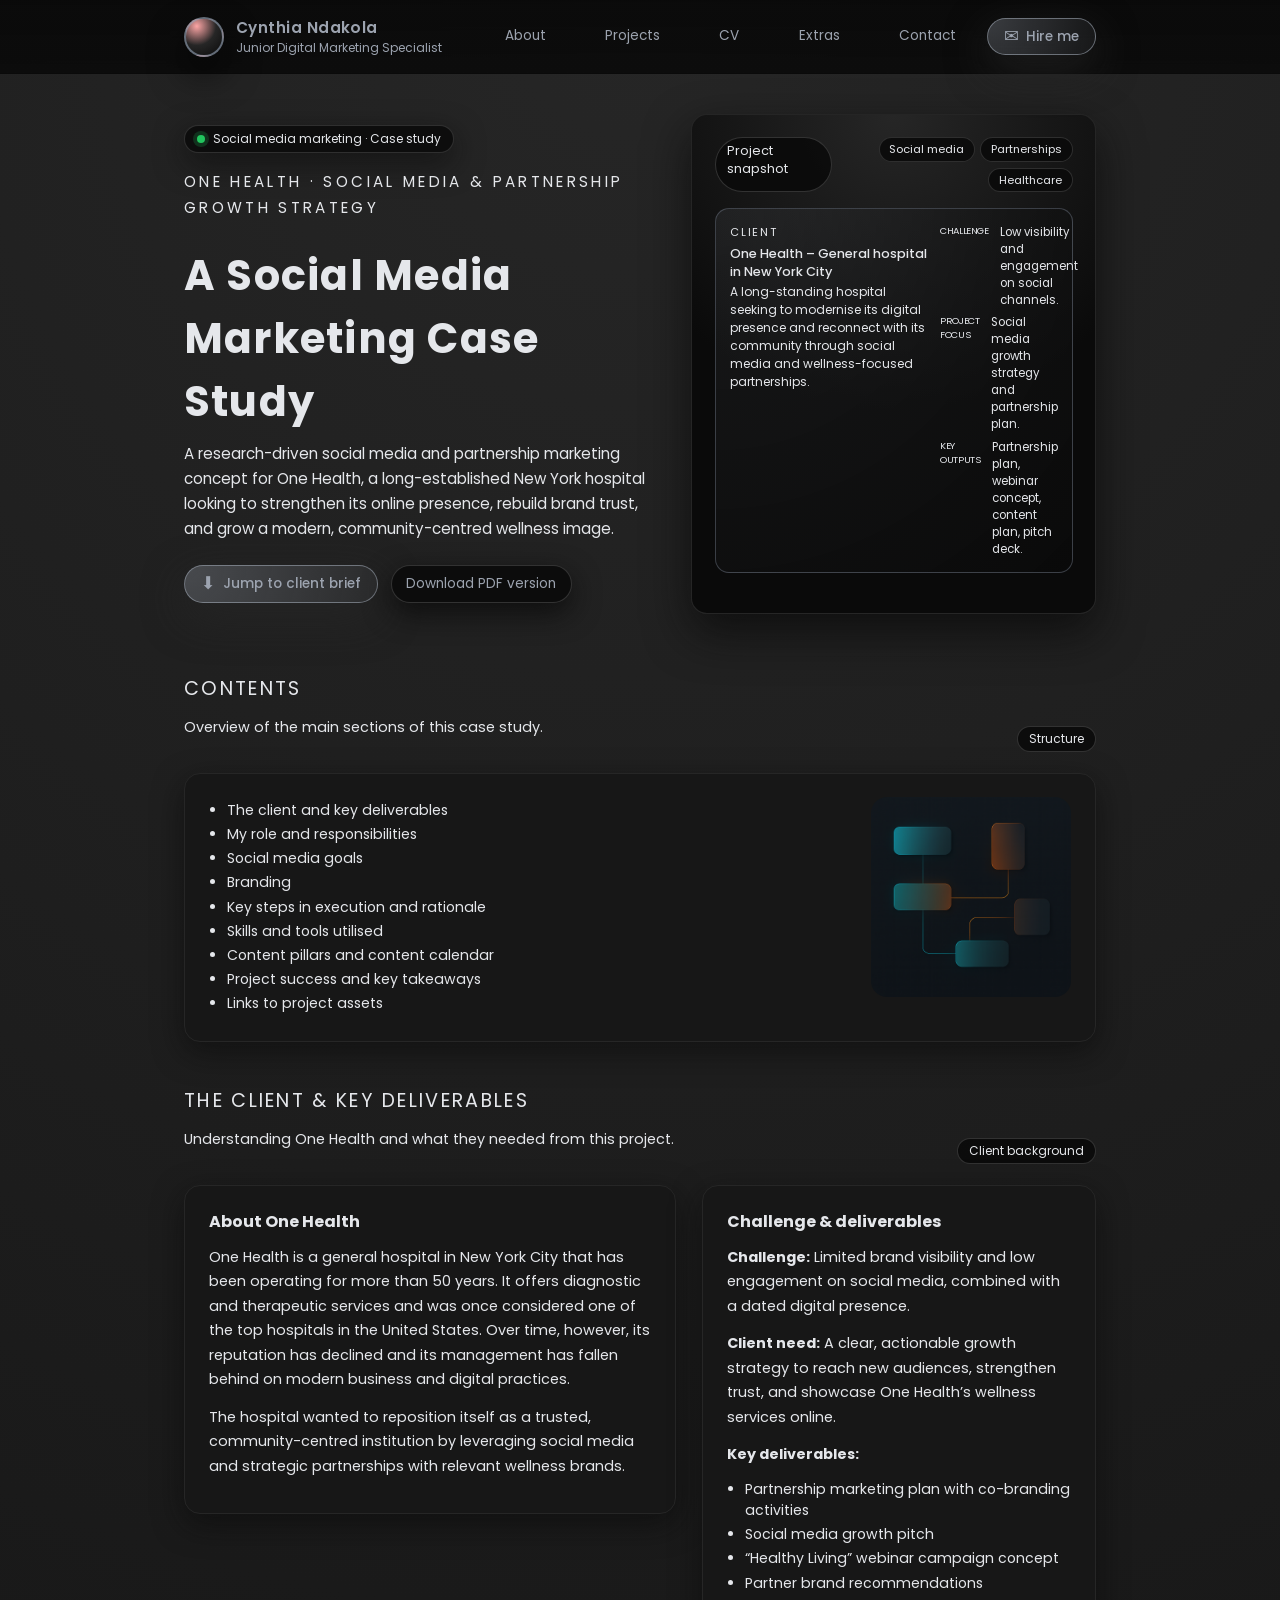
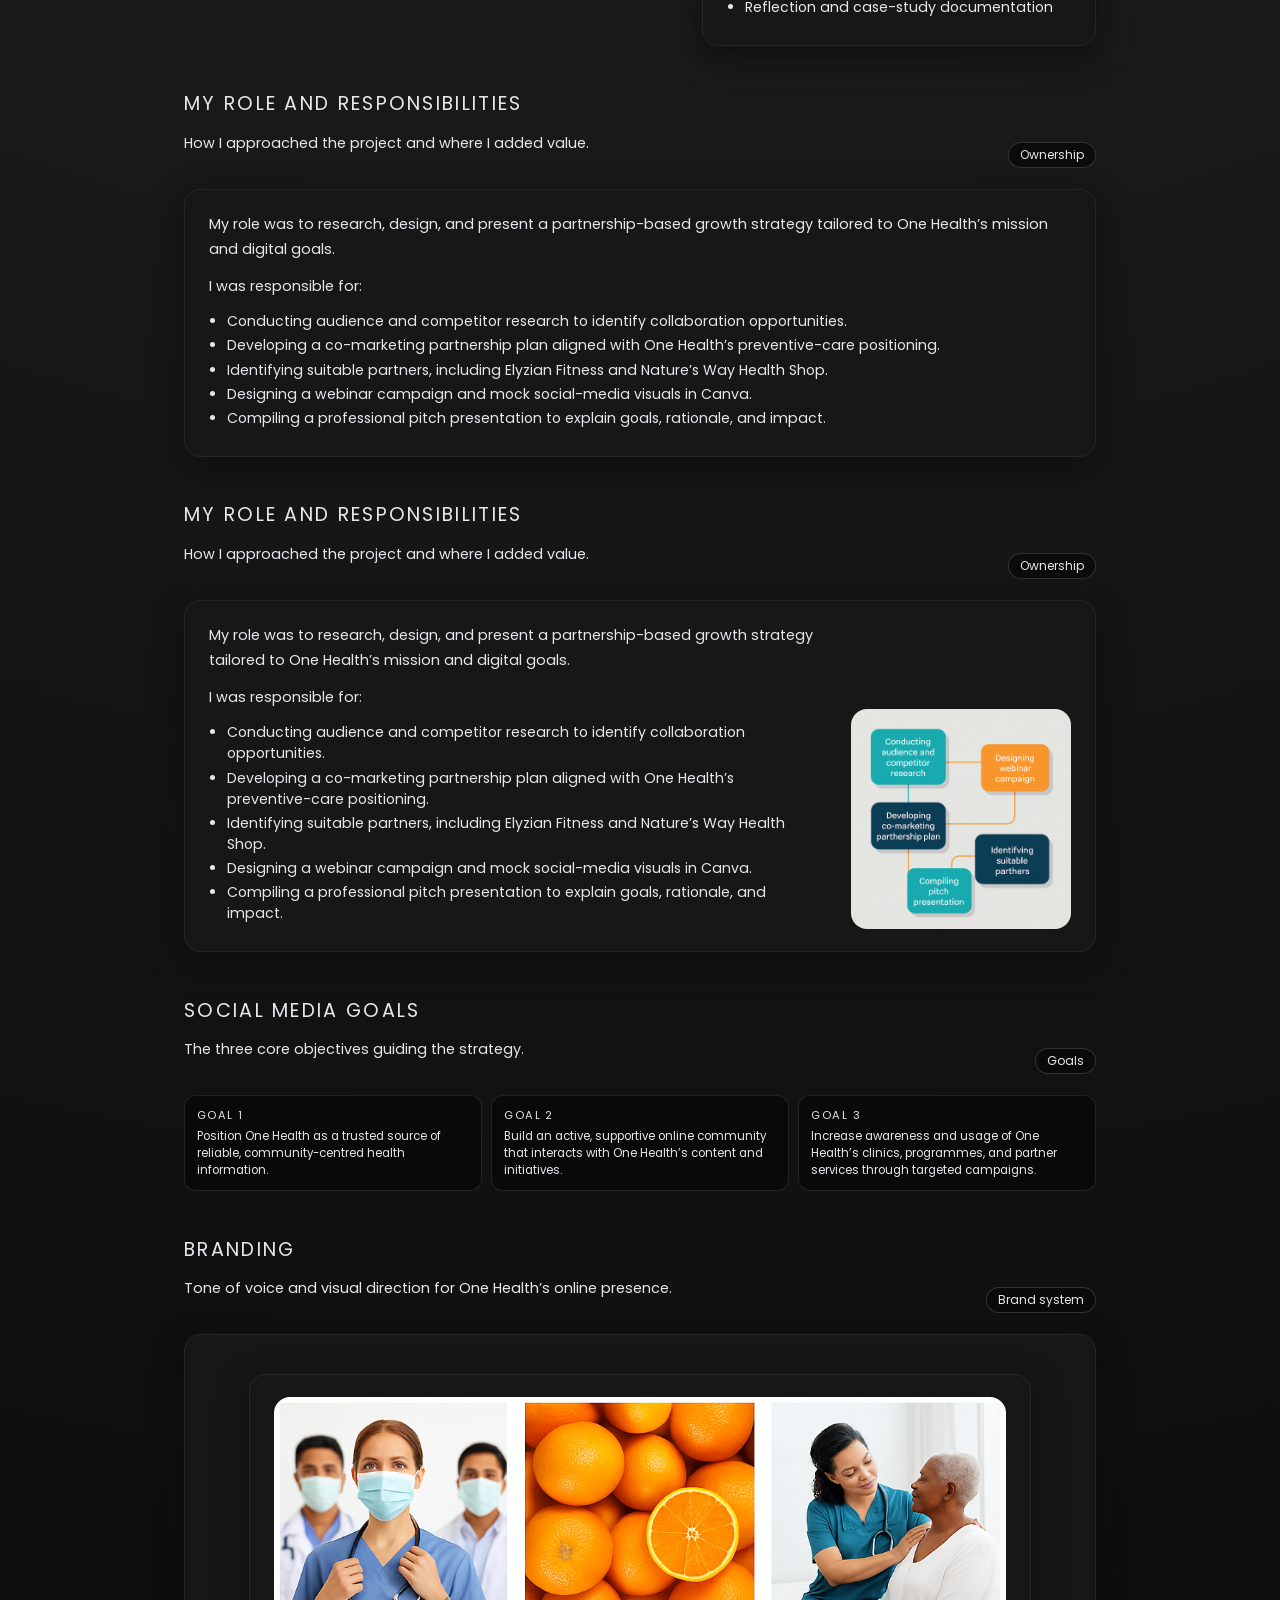
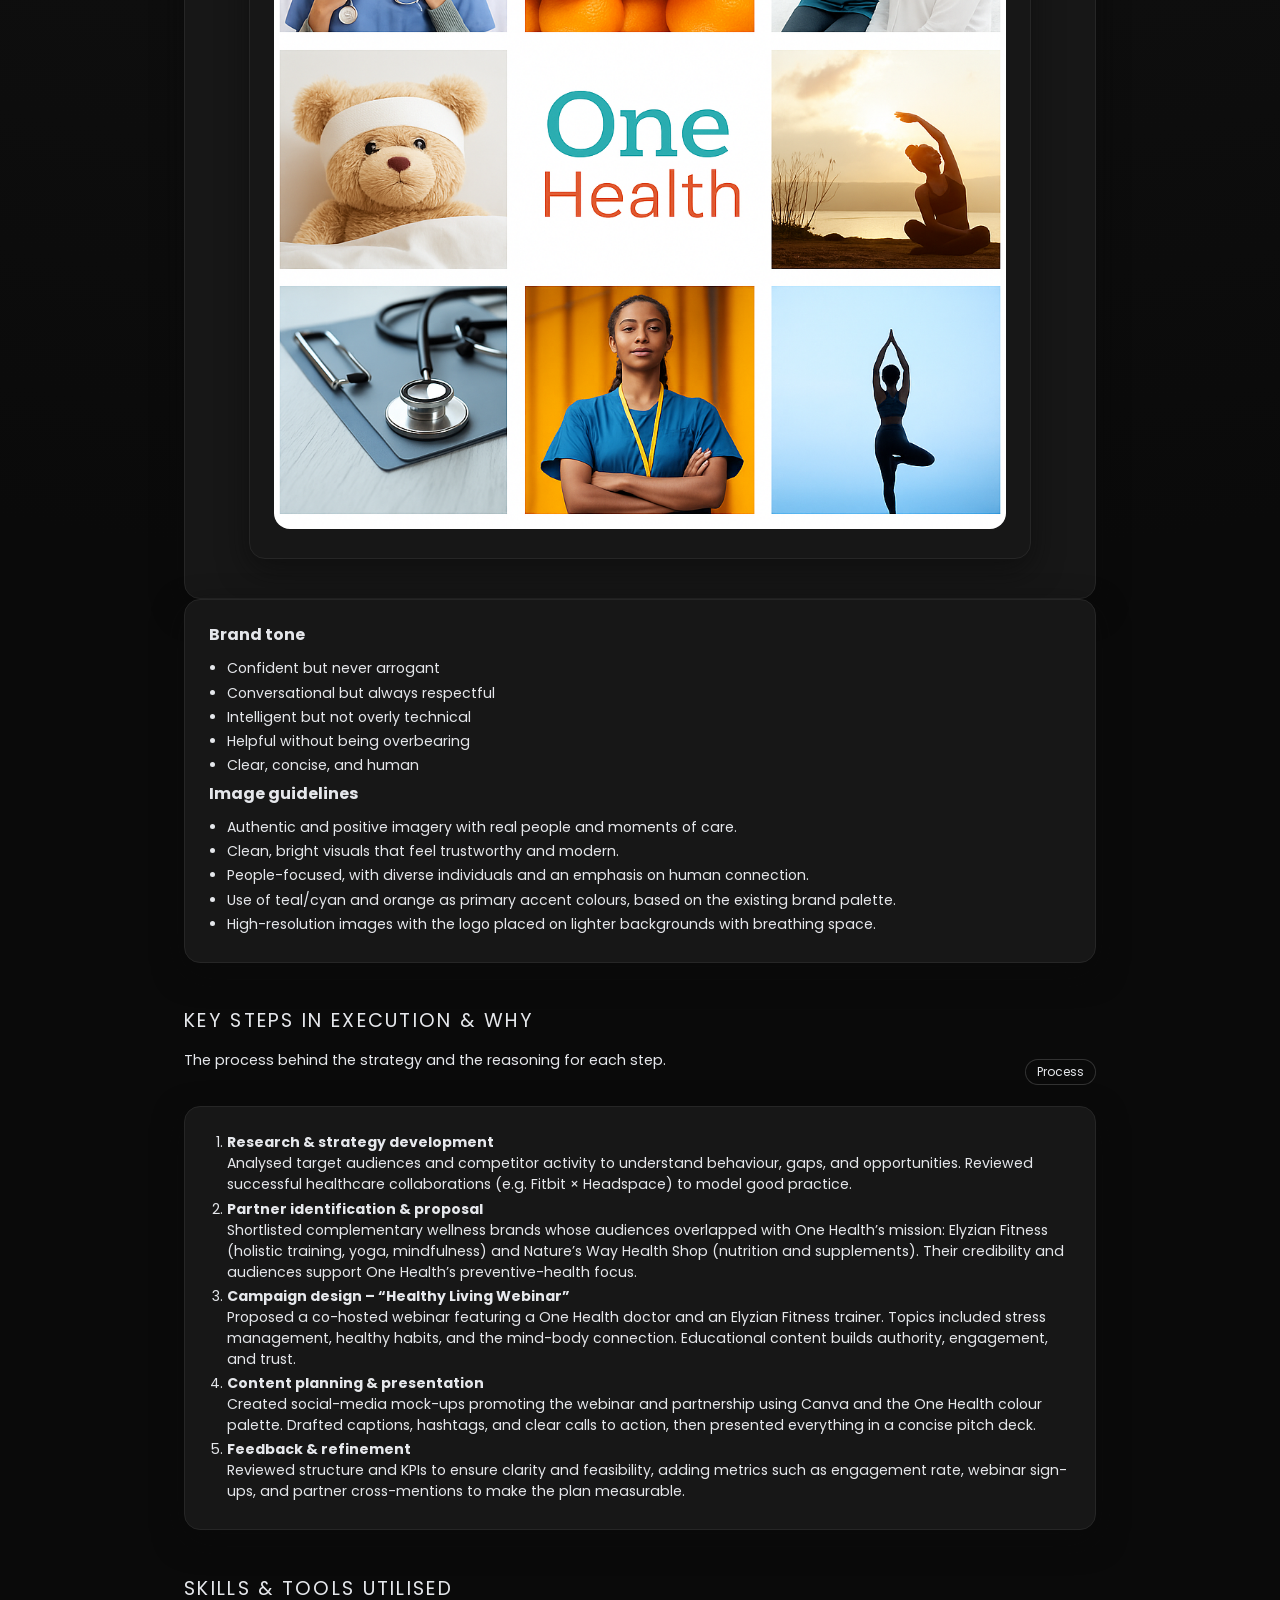
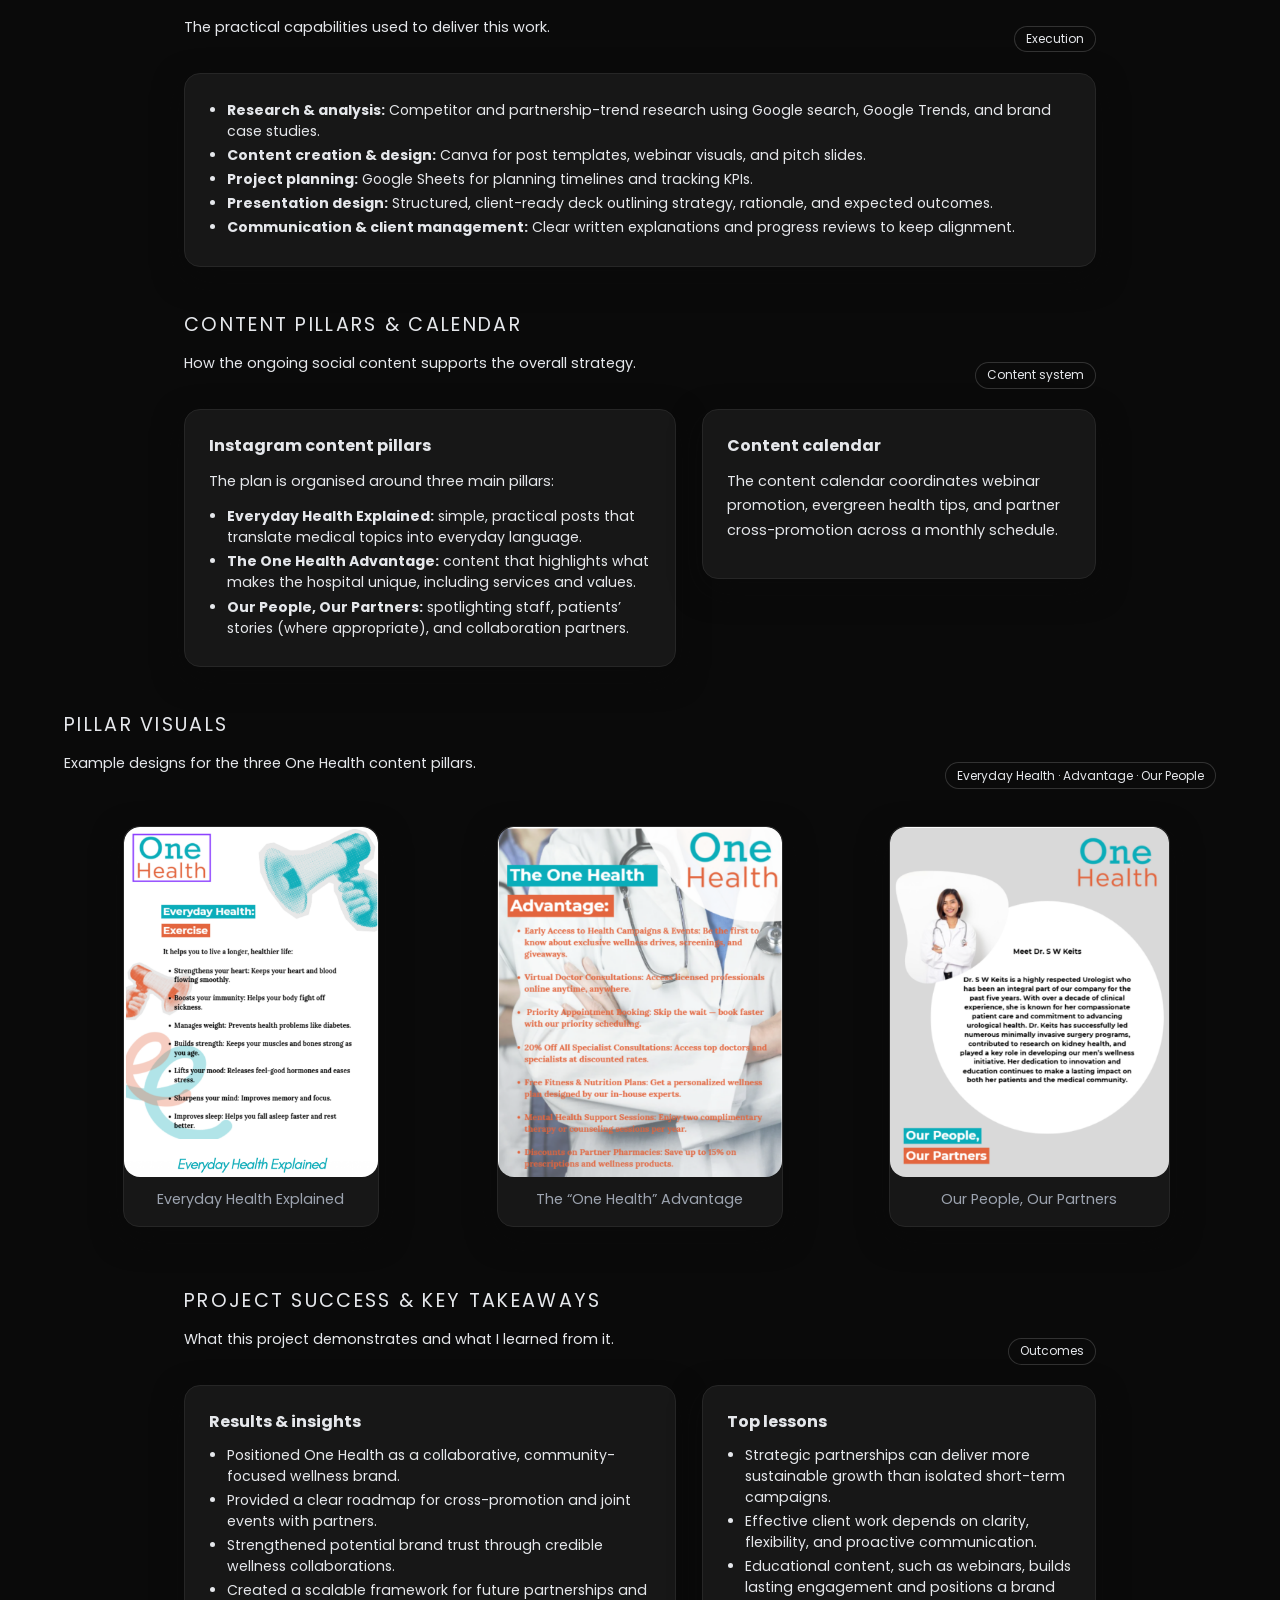
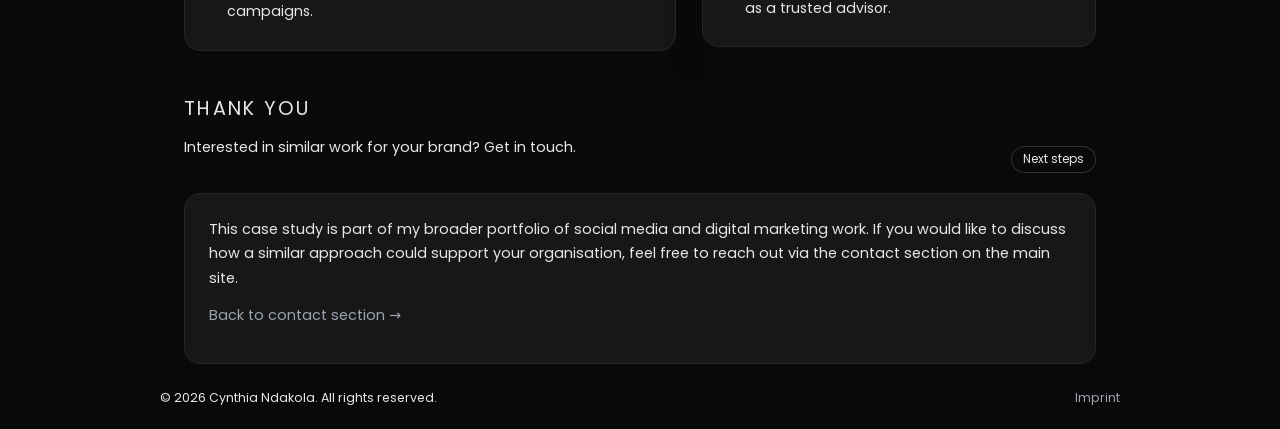
<file: onehealth.html>
<!DOCTYPE html>
<html lang="en">
<head>
  <meta charset="UTF-8">
  <title>One Health – Social Media Marketing Case Study · Cynthia Ndakola</title>
  <meta name="viewport" content="width=device-width, initial-scale=1">
  <meta name="description" content="Social media marketing case study for One Health by junior digital marketing specialist Cynthia Ndakola.">
  <link href="https://fonts.googleapis.com/css2?family=Poppins:wght@400;500;600;700&display=swap" rel="stylesheet">
  <link rel="stylesheet" href="mystyles.css">
</head>
<body>
  <div class="page">
    <header>
      <div class="nav-inner">
        <div class="nav-brand">
          <a href="/" style="display:inline-block;"><div class="avatar" aria-hidden="true"></div></a>
          <div>
            <div class="nav-title"><a href="/">Cynthia Ndakola</a></div>
            <div class="nav-subtitle">Junior Digital Marketing Specialist</div>
          </div>
        </div>
        <nav>
          <ul>
            <li><a href="about.html"><span class="dot"></span> About</a></li>
            <li><a href="projects.html"><span class="dot"></span> Projects</a></li>
            <li><a href="index.html#resume"><span class="dot"></span> CV</a></li>
            <li><a href="index.html#extras"><span class="dot"></span> Extras</a></li>
            <li><a href="index.html#contact"><span class="dot"></span> Contact</a></li>
            <li>
              <a href="index.html#contact" class="primary-btn">
                <span class="primary-btn-icon">✉️</span>
                Hire me
              </a>
            </li>
          </ul>
        </nav>
      </div>
    </header>

    <main>
      <!-- HERO / INTRO -->
      <section class="hero" aria-labelledby="case-hero-title">
        <div class="hero-intro">
          <div class="hero-badge">
            <span class="hero-badge-dot"></span>
            <span>Social media marketing · Case study</span>
          </div>
          <p id="case-hero-title" class="hero-role">One Health · Social Media & Partnership Growth Strategy</p>
          <h1>A Social Media Marketing Case Study</h1>
          <p>
            A research-driven social media and partnership marketing concept for One Health, a long-established
            New York hospital looking to strengthen its online presence, rebuild brand trust, and grow a modern,
            community-centred wellness image.
          </p>
          <div class="hero-actions">
            <a href="#client" class="primary-btn">
              <span class="primary-btn-icon">⬇</span>
              Jump to client brief
            </a>
            <a href="files/social-media-marketing-case-study.pdf" class="ghost-btn" download>
              <span>Download PDF version</span>
            </a>
          </div>
        </div>

        <aside class="hero-panel" aria-label="Case study snapshot">
          <div class="hero-panel-top">
            <div class="hero-pill">Project snapshot</div>
            <div class="hero-tags">
              <span class="tag">Social media</span>
              <span class="tag">Partnerships</span>
              <span class="tag">Healthcare</span>
            </div>
          </div>

          <div class="status-card">
            <div>
              <div class="status-label">Client</div>
              <div class="status-main">One Health – General hospital in New York City</div>
              <div class="status-sub">
                A long-standing hospital seeking to modernise its digital presence and reconnect with its community
                through social media and wellness-focused partnerships.
              </div>
            </div>
            <div class="status-metrics">
              <div class="metric">
                <span class="metric-label">Challenge</span>
                <span class="metric-value">Low visibility and engagement on social channels.</span>
              </div>
              <div class="metric">
                <span class="metric-label">Project focus</span>
                <span class="metric-value">Social media growth strategy and partnership plan.</span>
              </div>
              <div class="metric">
                <span class="metric-label">Key outputs</span>
                <span class="metric-value">Partnership plan, webinar concept, content plan, pitch deck.</span>
              </div>
            </div>
          </div>
        </aside>
      </section>

      <!-- CONTENTS -->
      <section class="section" aria-labelledby="contents-title">
        <div class="section-header">
          <div>
            <div class="section-title">Contents</div>
            <p class="section-subtitle">
              Overview of the main sections of this case study.
            </p>
          </div>
          <div class="section-chip">Structure</div>
        </div>
        <article class="card">
        <img src="assets/onehealth-blocks.png"
        alt="Overview of case study sections"
        style="width:200px;max-width:40%;border-radius:16px;float:right;margin:0 0 0.5rem 1.5rem;">
          <ul class="extras-list">
            <li>The client and key deliverables</li>
            <li>My role and responsibilities</li>
            <li>Social media goals</li>
            <li>Branding</li>
            <li>Key steps in execution and rationale</li>
            <li>Skills and tools utilised</li>
            <li>Content pillars and content calendar</li>
            <li>Project success and key takeaways</li>
            <li>Links to project assets</li>
          </ul>
        </article>
      </section>

      <!-- CLIENT -->
      <section id="client" class="section" aria-labelledby="client-title">
        <div class="section-header">
          <div>
            <div class="section-title">The client & key deliverables</div>
            <p class="section-subtitle">
              Understanding One Health and what they needed from this project.
            </p>
          </div>
          <div class="section-chip">Client background</div>
        </div>

        <div class="about-grid">
          <article class="card">
            <h3>About One Health</h3>
            <p>
              One Health is a general hospital in New York City that has been operating for more than 50 years.
              It offers diagnostic and therapeutic services and was once considered one of the top hospitals in
              the United States. Over time, however, its reputation has declined and its management has fallen
              behind on modern business and digital practices.  
            </p>
            <p>
              The hospital wanted to reposition itself as a trusted, community-centred institution by leveraging
              social media and strategic partnerships with relevant wellness brands.
            </p>
          </article>

          <article class="card">
            <h3>Challenge & deliverables</h3>
            <p>
              <strong>Challenge:</strong> Limited brand visibility and low engagement on social media, combined
              with a dated digital presence.  
            </p>
            <p>
              <strong>Client need:</strong> A clear, actionable growth strategy to reach new audiences, strengthen
              trust, and showcase One Health’s wellness services online.
            </p>
            <p>
              <strong>Key deliverables:</strong>
            </p>
            <ul class="extras-list">
              <li>Partnership marketing plan with co-branding activities</li>
              <li>Social media growth pitch</li>
              <li>“Healthy Living” webinar campaign concept</li>
              <li>Partner brand recommendations</li>
              <li>Reflection and case-study documentation</li>
            </ul>
          </article>
        </div>
      </section>

      <!-- ROLE -->
      <section class="section" aria-labelledby="role-title">
        <div class="section-header">
          <div>
            <div class="section-title">My role and responsibilities</div>
            <p class="section-subtitle">
              How I approached the project and where I added value.
            </p>
          </div>
          <div class="section-chip">Ownership</div>
        </div>

        <article class="card">
          <p>
            My role was to research, design, and present a partnership-based growth strategy tailored to One Health’s
            mission and digital goals.  
          </p>
          <p>I was responsible for:</p>
          <ul class="extras-list">
            <li>Conducting audience and competitor research to identify collaboration opportunities.</li>
            <li>Developing a co-marketing partnership plan aligned with One Health’s preventive-care positioning.</li>
            <li>Identifying suitable partners, including Elyzian Fitness and Nature’s Way Health Shop.</li>
            <li>Designing a webinar campaign and mock social-media visuals in Canva.</li>
            <li>Compiling a professional pitch presentation to explain goals, rationale, and impact.</li>
          </ul>
        </article>
      </section>

      <section class="section" aria-labelledby="role-title">
  <div class="section-header">
    <div>
      <div class="section-title">My role and responsibilities</div>
      <p class="section-subtitle">
        How I approached the project and where I added value.
      </p>
    </div>
    <div class="section-chip">Ownership</div>
  </div>

  <article class="card role-card">
    <div class="role-text">
      <p>
        My role was to research, design, and present a partnership-based growth strategy
        tailored to One Health’s mission and digital goals.
      </p>
      <p>I was responsible for:</p>
      <ul class="extras-list">
        <li>Conducting audience and competitor research to identify collaboration opportunities.</li>
        <li>Developing a co-marketing partnership plan aligned with One Health’s preventive-care positioning.</li>
        <li>Identifying suitable partners, including Elyzian Fitness and Nature’s Way Health Shop.</li>
        <li>Designing a webinar campaign and mock social-media visuals in Canva.</li>
        <li>Compiling a professional pitch presentation to explain goals, rationale, and impact.</li>
      </ul>
    </div>

    <img src="projects/role-blocks.png"
         alt="Visual summary of my responsibilities for the One Health project"
         class="role-graphic">
  </article>
</section>

      <!-- GOALS -->
      <section class="section" aria-labelledby="goals-title">
        <div class="section-header">
          <div>
            <div class="section-title">Social media goals</div>
            <p class="section-subtitle">
              The three core objectives guiding the strategy.
            </p>
          </div>
          <div class="section-chip">Goals</div>
        </div>

        <div class="mini-grid">
          <article class="mini-card">
            <span class="mini-label">Goal 1</span>
            <span class="mini-value">
              Position One Health as a trusted source of reliable, community-centred health information.
            </span>
          </article>
          <article class="mini-card">
            <span class="mini-label">Goal 2</span>
            <span class="mini-value">
              Build an active, supportive online community that interacts with One Health’s content and initiatives.
            </span>
          </article>
          <article class="mini-card">
            <span class="mini-label">Goal 3</span>
            <span class="mini-value">
              Increase awareness and usage of One Health’s clinics, programmes, and partner services through
              targeted campaigns.
            </span>
          </article>
        </div>
      </section>

      <!-- BRANDING -->
      <section class="section" aria-labelledby="branding-title">
        <div class="section-header">
          <div>
            <div class="section-title">Branding</div>
            <p class="section-subtitle">
              Tone of voice and visual direction for One Health’s online presence.
            </p>
          </div>
          <div class="section-chip">Brand system</div>
        </div>

        <article class="card">
                      <figure class="card" style="margin-top:1rem;">
  <img src="projects/onehealth.png" alt="Example social media post promoting One Health Healthy Living webinar" style="width:100%;border-radius:16px;">
</figure>
        </article>
        <article class="card">
          <h3>Brand tone</h3>
          <ul class="extras-list">
            <li>Confident but never arrogant</li>
            <li>Conversational but always respectful</li>
            <li>Intelligent but not overly technical</li>
            <li>Helpful without being overbearing</li>
            <li>Clear, concise, and human</li>
          </ul>

          <h3>Image guidelines</h3>
          <ul class="extras-list">
            <li>Authentic and positive imagery with real people and moments of care.</li>
            <li>Clean, bright visuals that feel trustworthy and modern.</li>
            <li>People-focused, with diverse individuals and an emphasis on human connection.</li>
            <li>Use of teal/cyan and orange as primary accent colours, based on the existing brand palette.</li>
            <li>High-resolution images with the logo placed on lighter backgrounds with breathing space.</li>
          </ul>
        </article>
      </section>

      <!-- EXECUTION STEPS -->
      <section class="section" aria-labelledby="execution-title">
        <div class="section-header">
          <div>
            <div class="section-title">Key steps in execution & why</div>
            <p class="section-subtitle">
              The process behind the strategy and the reasoning for each step.
            </p>
          </div>
          <div class="section-chip">Process</div>
        </div>

        <article class="card">
          <ol class="extras-list">
            <li>
              <strong>Research & strategy development</strong><br>
              Analysed target audiences and competitor activity to understand behaviour, gaps, and opportunities.
              Reviewed successful healthcare collaborations (e.g. Fitbit × Headspace) to model good practice.
            </li>
            <li>
              <strong>Partner identification & proposal</strong><br>
              Shortlisted complementary wellness brands whose audiences overlapped with One Health’s mission:
              Elyzian Fitness (holistic training, yoga, mindfulness) and Nature’s Way Health Shop (nutrition and
              supplements). Their credibility and audiences support One Health’s preventive-health focus.
            </li>
            <li>
              <strong>Campaign design – “Healthy Living Webinar”</strong><br>
              Proposed a co-hosted webinar featuring a One Health doctor and an Elyzian Fitness trainer.
              Topics included stress management, healthy habits, and the mind-body connection. Educational
              content builds authority, engagement, and trust.
            </li>
            <li>
              <strong>Content planning & presentation</strong><br>
              Created social-media mock-ups promoting the webinar and partnership using Canva and the
              One Health colour palette. Drafted captions, hashtags, and clear calls to action, then presented
              everything in a concise pitch deck.
            </li>
            <li>
              <strong>Feedback & refinement</strong><br>
              Reviewed structure and KPIs to ensure clarity and feasibility, adding metrics such as engagement
              rate, webinar sign-ups, and partner cross-mentions to make the plan measurable.
            </li>
          </ol>
        </article>
      </section>

      <!-- SKILLS & TOOLS -->
      <section class="section" aria-labelledby="skills-title">
        <div class="section-header">
          <div>
            <div class="section-title">Skills & tools utilised</div>
            <p class="section-subtitle">
              The practical capabilities used to deliver this work.
            </p>
          </div>
          <div class="section-chip">Execution</div>
        </div>

        <article class="card">
          <ul class="extras-list">
            <li><strong>Research & analysis:</strong> Competitor and partnership-trend research using Google search, Google Trends, and brand case studies.</li>
            <li><strong>Content creation & design:</strong> Canva for post templates, webinar visuals, and pitch slides.</li>
            <li><strong>Project planning:</strong> Google Sheets for planning timelines and tracking KPIs.</li>
            <li><strong>Presentation design:</strong> Structured, client-ready deck outlining strategy, rationale, and expected outcomes.</li>
            <li><strong>Communication & client management:</strong> Clear written explanations and progress reviews to keep alignment.</li>
          </ul>
        </article>
      </section>

      <!-- CONTENT PILLARS & CALENDAR -->
      <section class="section" aria-labelledby="content-pillars-title">
        <div class="section-header">
          <div>
            <div class="section-title">Content pillars & calendar</div>
            <p class="section-subtitle">
              How the ongoing social content supports the overall strategy.
            </p>
          </div>
          <div class="section-chip">Content system</div>
        </div>

        <div class="about-grid">
          <article class="card">
            <h3>Instagram content pillars</h3>
            <p>The plan is organised around three main pillars:</p>
            <ul class="extras-list">
              <li><strong>Everyday Health Explained:</strong> simple, practical posts that translate medical topics into everyday language.</li>
              <li><strong>The One Health Advantage:</strong> content that highlights what makes the hospital unique, including services and values.</li>
              <li><strong>Our People, Our Partners:</strong> spotlighting staff, patients’ stories (where appropriate), and collaboration partners.</li>
            </ul>
          </article>

          <article class="card">
            <h3>Content calendar</h3>
            <p> 
              The content calendar coordinates webinar promotion, evergreen health tips, and partner
              cross-promotion across a monthly schedule.
            </p>
          </article>
        </div>
      </section>
      <section class="section" aria-labelledby="pillar-visuals-title" style="max-width:1200px;">
  <div class="section-header">
    <div>
      <div class="section-title" id="pillar-visuals-title">Pillar visuals</div>
      <p class="section-subtitle">
        Example designs for the three One Health content pillars.
      </p>
    </div>
    <div class="section-chip">Everyday Health · Advantage · Our People</div>
  </div>

  <!--div class="pillar-grid"
       style="display:grid;grid-template-columns:repeat(auto-fit,minmax(250px,1fr));gap:2rem;align-items:start;justify-items:center;"-->
       <div class="pillar-grid"
     style="display:grid;grid-template-columns:repeat(auto-fit,minmax(260px,1fr));gap:1rem;align-items:start;justify-items:center;">
    <figure class="card" style="padding:0;overflow:hidden;">
      <center><img src="projects/pillar1.png"
           alt="Everyday Health Explained design"
           style="display:block;width:auto;height:350px;border-radius:16px;">
      </center>
      <figcaption style="padding:0.75rem 1rem 1rem;font-size:0.9rem;text-align:center;color:#9ca3af;">
        Everyday Health Explained
      </figcaption>
    </figure>

    <figure class="card" style="padding:0;overflow:hidden;">
      <center><img src="projects/pillar2.png"
           alt="The One Health Advantage design"
           style="display:block;width:auto;height:350px;border-radius:16px;"></center>
      <figcaption style="padding:0.75rem 1rem 1rem;font-size:0.9rem;text-align:center;color:#9ca3af;">
        The “One Health” Advantage
      </figcaption>
    </figure>

    <figure class="card" style="padding:0;overflow:hidden;">
      <center><img src="projects/pillar3.png"
           alt="Our People, Our Partners design"
           style="display:block;width:auto;height:350px;border-radius:16px;"></center>
      <figcaption style="padding:0.75rem 1rem 1rem;font-size:0.9rem;text-align:center;color:#9ca3af;">
        Our People, Our Partners
      </figcaption>
    </figure>
  </div>
</section>

      <!-- RESULTS -->
      <section class="section" aria-labelledby="results-title">
        <div class="section-header">
          <div>
            <div class="section-title">Project success & key takeaways</div>
            <p class="section-subtitle">
              What this project demonstrates and what I learned from it.
            </p>
          </div>
          <div class="section-chip">Outcomes</div>
        </div>

        <div class="about-grid">
          <article class="card">
            <h3>Results & insights</h3>
            <ul class="extras-list">
              <li>Positioned One Health as a collaborative, community-focused wellness brand.</li>
              <li>Provided a clear roadmap for cross-promotion and joint events with partners.</li>
              <li>Strengthened potential brand trust through credible wellness collaborations.</li>
              <li>Created a scalable framework for future partnerships and campaigns.</li>
            </ul>
          </article>

          <article class="card">
            <h3>Top lessons</h3>
            <ul class="extras-list">
              <li>Strategic partnerships can deliver more sustainable growth than isolated short-term campaigns.</li>
              <li>Effective client work depends on clarity, flexibility, and proactive communication.</li>
              <li>Educational content, such as webinars, builds lasting engagement and positions a brand as a trusted advisor.</li>
            </ul>
          </article>
        </div>
      </section>

      <!-- THANK YOU -->
      <section class="section" aria-labelledby="thanks-title">
        <div class="section-header">
          <div>
            <div class="section-title">Thank you</div>
            <p class="section-subtitle">
              Interested in similar work for your brand? Get in touch.
            </p>
          </div>
          <div class="section-chip">Next steps</div>
        </div>

        <article class="card">
          <p>
            This case study is part of my broader portfolio of social media and digital marketing work. If you would like
            to discuss how a similar approach could support your organisation, feel free to reach out via the contact
            section on the main site.
          </p>
          <p>
            <a href="index.html#contact">Back to contact section →</a>
          </p>
        </article>
      </section>
    </main>

    <footer>
      <div class="footer-inner">
        <span id="footer-year">© Cynthia Ndakola. All rights reserved.</span>
        <span><a href="imprint.html">Imprint</a></span>
      </div>
      <script>
        const year = new Date().getFullYear();
        document.getElementById('footer-year').textContent =
          `© ${year} Cynthia Ndakola. All rights reserved.`;
      </script>
    </footer>
  </div>
</body>
</html>
</file>
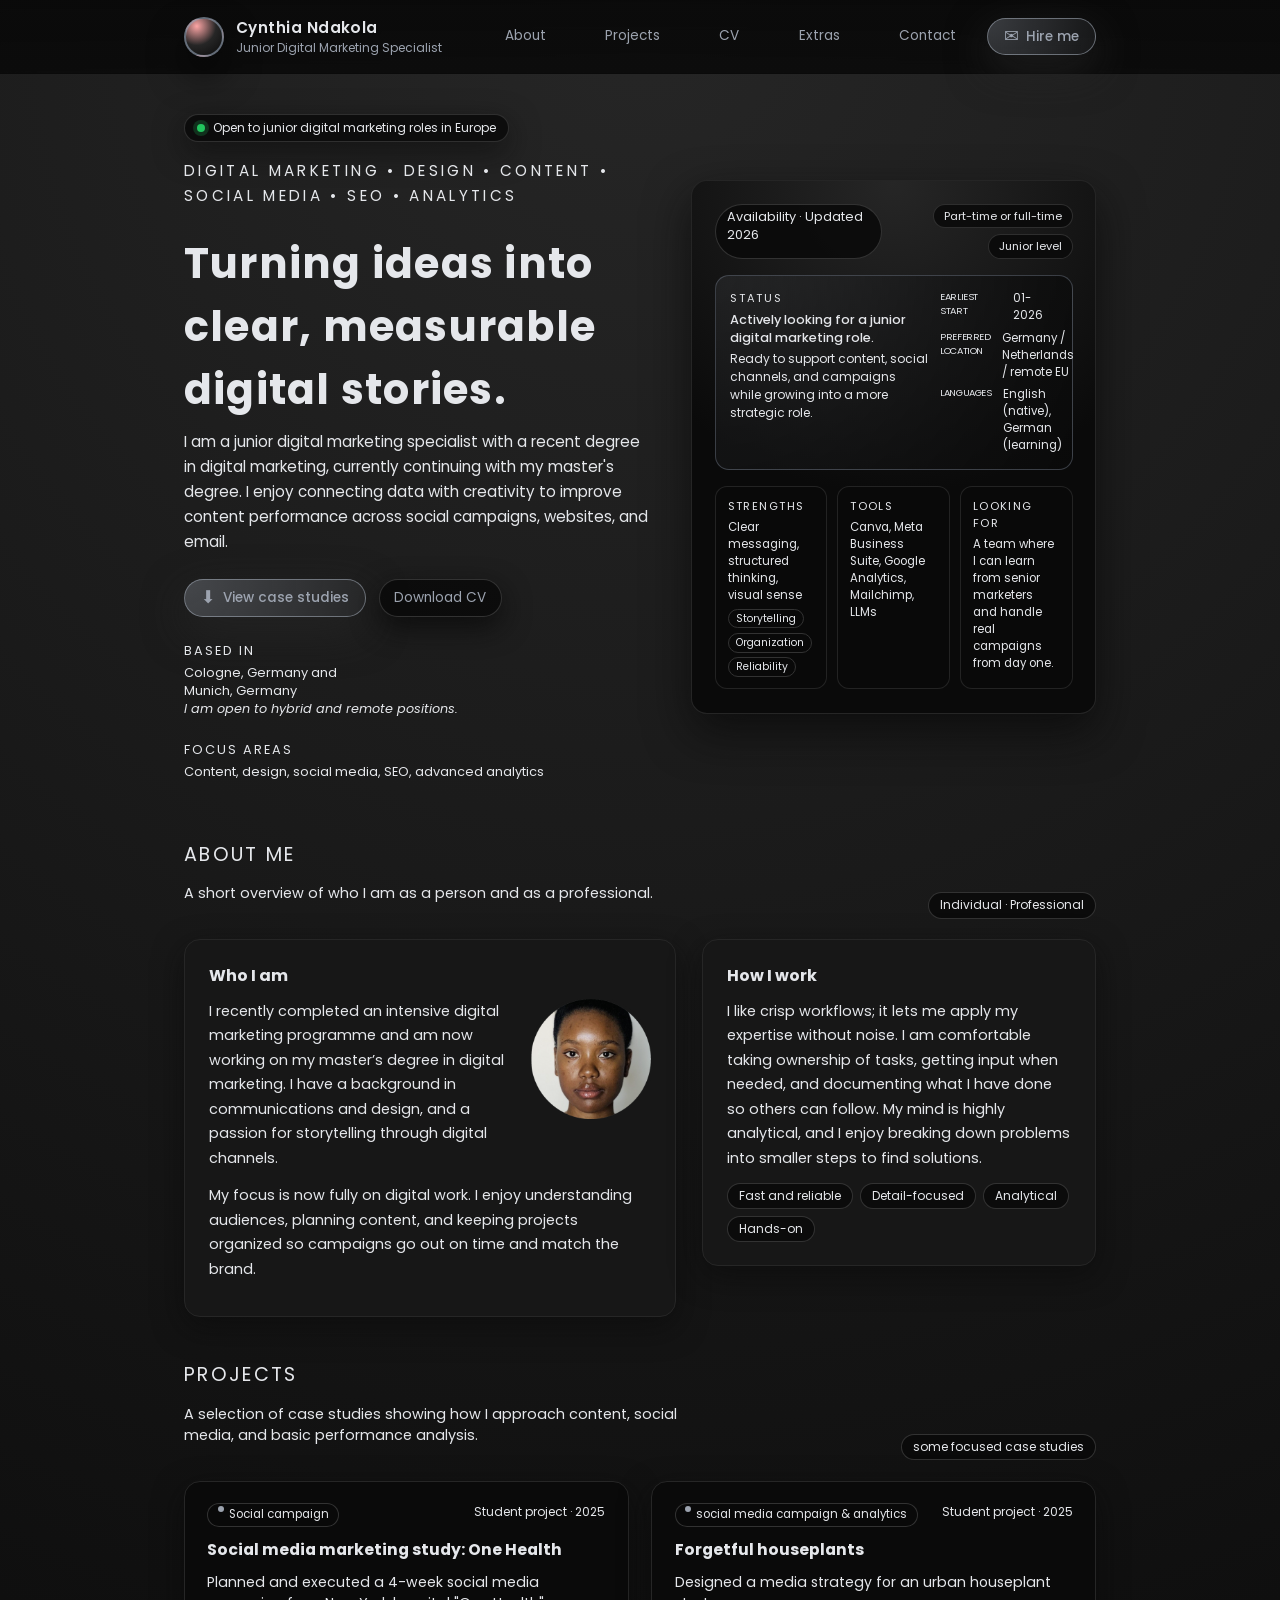
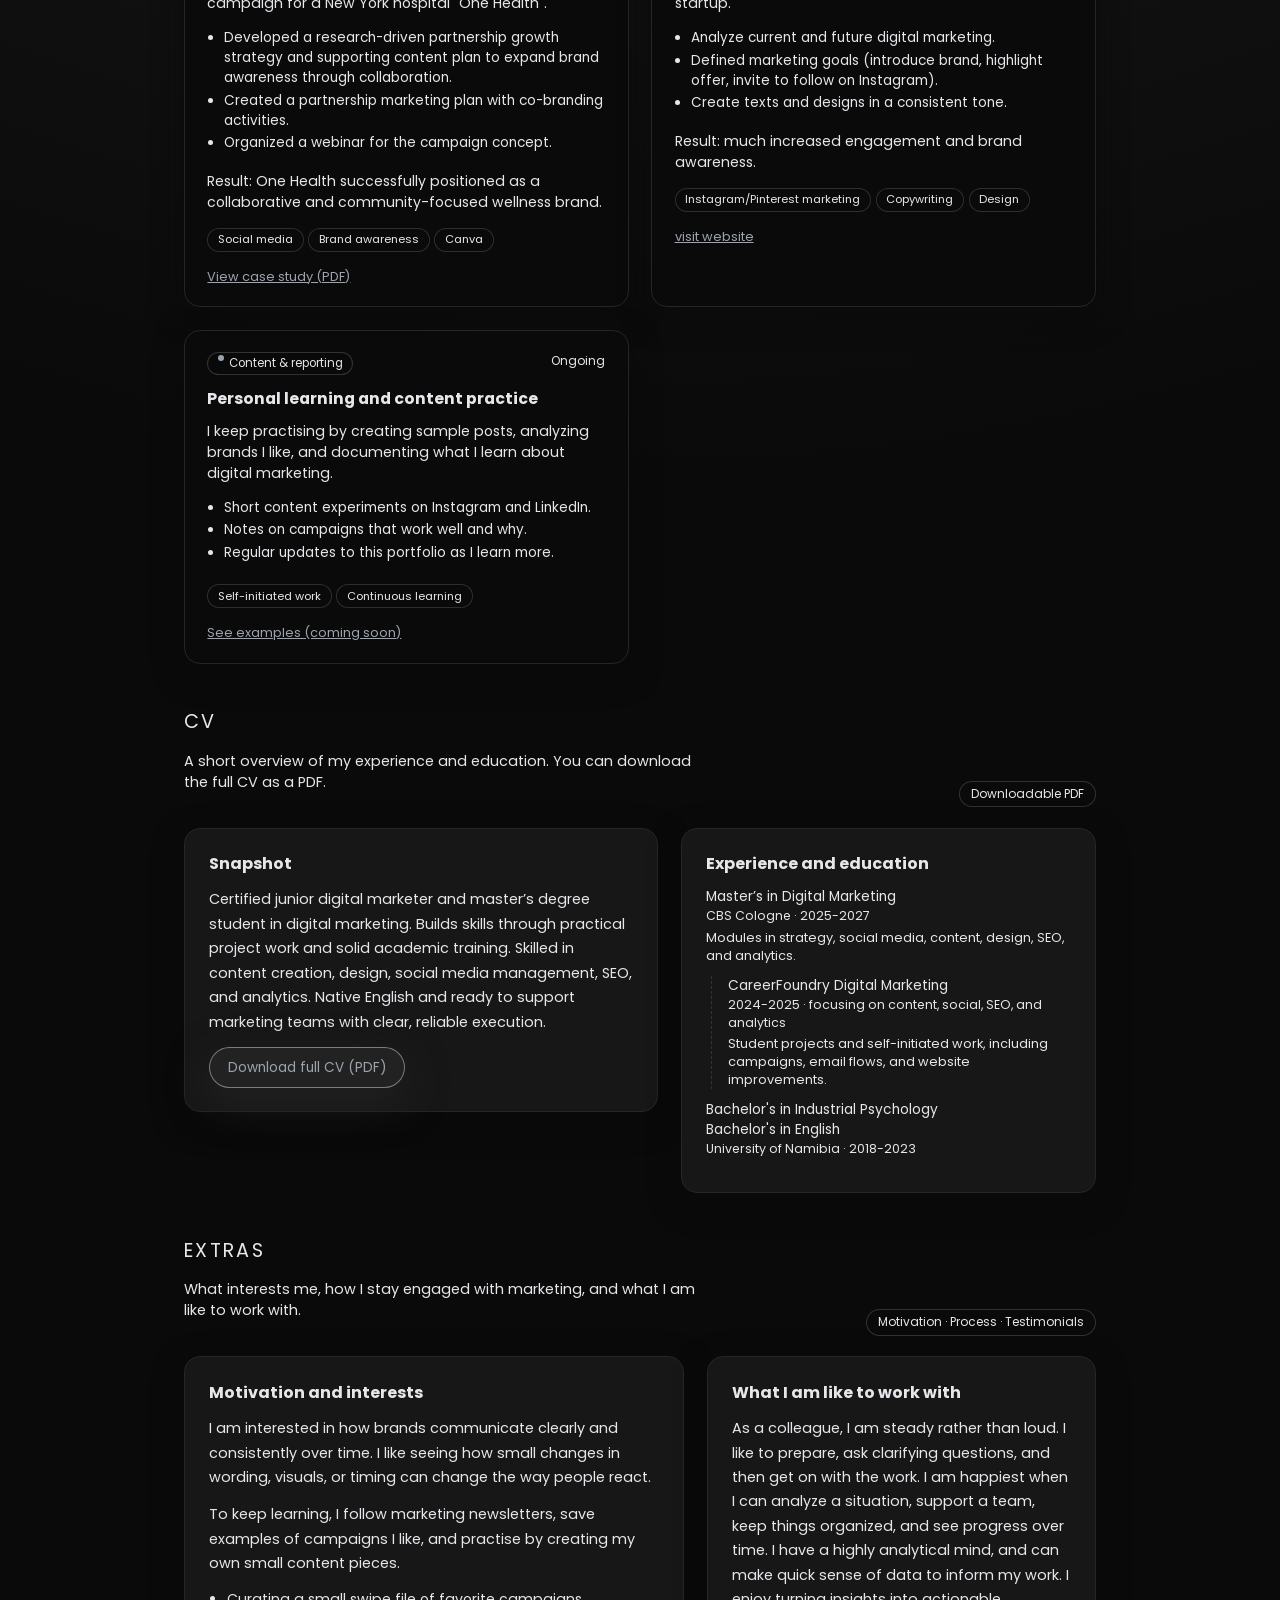
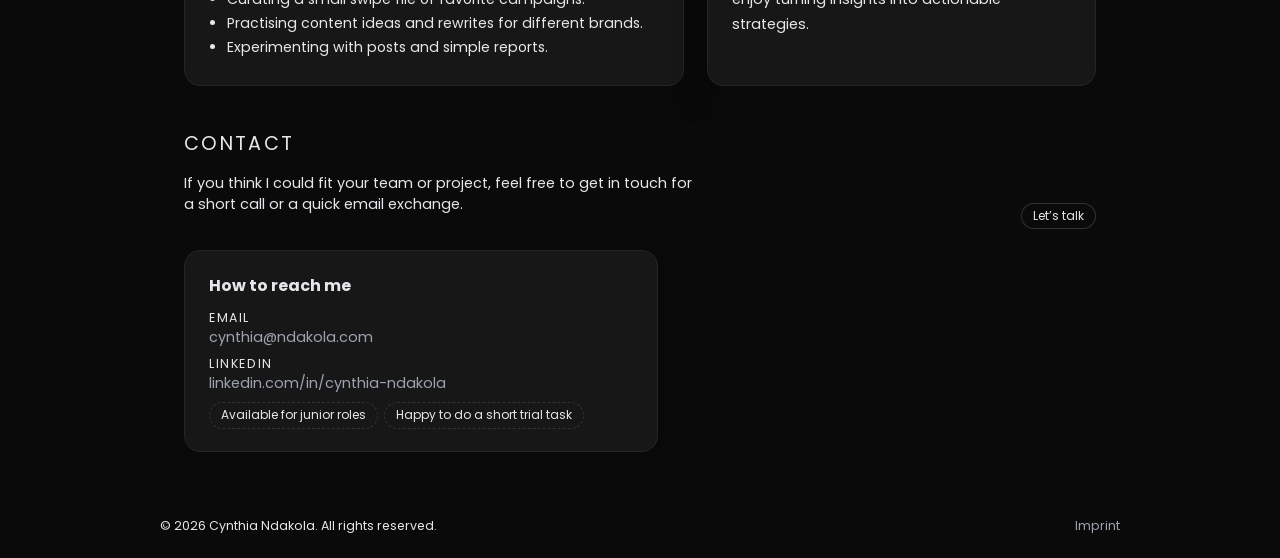
<file: onepage.html>
<!DOCTYPE html>
<html lang="en">
<head>
  <meta charset="UTF-8">
  <title>Cynthia Ndakola – Junior Digital Marketing Specialist</title>
  <meta name="viewport" content="width=device-width, initial-scale=1">
  <meta name="description" content="Portfolio and CV of junior digital marketing specialist Cynthia Ndakola.">
  <link href="https://fonts.googleapis.com/css2?family=Poppins:wght@400;500;600;700&display=swap" rel="stylesheet">
  <style>
    :root {
      --bg: #0a0a0a;
      --bg-alt: #171717;
      --card: #0a0a0a;
      --accent: #9ca3af;
      --accent-soft: rgba(156, 163, 175, 0.12);
      --text: #e5e7eb;
      --muted: #9ca3af;
      --border: #262626;
      --radius-lg: 16px;
      --radius-full: 999px;
      --shadow-soft: 0 18px 45px rgba(10, 10, 10, 0.75);
      --shadow-subtle: 0 10px 30px rgba(10, 10, 10, 0.6);
      --max-width: 960px;
    }

    * {
      box-sizing: border-box;
    }

    body {
      margin: 0;
      font-family: 'Poppins', system-ui, -apple-system, BlinkMacSystemFont, "SF Pro Text", "Segoe UI", sans-serif;
      background: radial-gradient(circle at top, #262626 0, #0a0a0a 55%, #0a0a0a 100%);
      color: var(--text);
      -webkit-font-smoothing: antialiased;
    }

    a {
      color: var(--accent);
      text-decoration: none;
    }

    a:hover {
      text-decoration: underline;
    }

    .page {
      min-height: 100vh;
      display: flex;
      flex-direction: column;
    }

    header {
      position: sticky;
      top: 0;
      z-index: 20;
      backdrop-filter: blur(18px);
      background: linear-gradient(to bottom, rgba(10, 10, 10, 0.98), rgba(10, 10, 10, 0.9));
      border-bottom: 1px solid rgba(10, 10, 10, 0.9);
    }

    .nav-inner {
      max-width: var(--max-width);
      margin: 0 auto;
      padding: 1rem 1.5rem;
      display: flex;
      align-items: center;
      justify-content: space-between;
      gap: 1.5rem;
    }

    .nav-brand {
      display: flex;
      align-items: center;
      gap: 0.75rem;
    }

    .avatar {
      width: 40px;
      height: 40px;
      border-radius: 50%;
      border: 2px solid rgba(148, 163, 184, 0.6);
      background: radial-gradient(circle at 30% 20%, #fca5a5, #262626 50%, #0a0a0a 100%);
      box-shadow: 0 0 0 1px rgba(10, 10, 10, 0.8), 0 18px 35px rgba(0, 0, 0, 0.6);
    }

    .nav-title {
      font-size: 0.95rem;
      font-weight: 600;
      letter-spacing: 0.03em;
    }

    .nav-subtitle {
      font-size: 0.75rem;
      color: var(--muted);
    }

    nav ul {
      display: flex;
      list-style: none;
      padding: 0;
      margin: 0;
      gap: 1rem;
      font-size: 0.85rem;
    }

    nav a {
      padding: 0.4rem 0.9rem;
      border-radius: var(--radius-full);
      border: 1px solid transparent;
      background: transparent;
      text-decoration: none;
      colour: var(--text);
      display: inline-flex;
      align-items: center;
      gap: 0.4rem;
    }

    nav a span.dot {
      width: 6px;
      height: 6px;
      border-radius: 50%;
      background: var(--accent);
      opacity: 0;
      transform: scale(0.5);
      transition: opacity 0.18s ease, transform 0.18s ease;
    }

    nav a:hover span.dot,
    nav a:focus-visible span.dot {
      opacity: 1;
      transform: scale(1);
    }

    nav a:hover,
    nav a:focus-visible {
      background: rgba(10, 10, 10, 0.8);
      border-color: rgba(55, 55, 55, 0.9);
      outline: none;
    }

    .primary-btn {
      padding: 0.45rem 1rem;
      border-radius: var(--radius-full);
      border: 1px solid rgba(156, 163, 175, 0.6);
      background: radial-gradient(circle at 0 0, rgba(156, 163, 175, 0.32), rgba(156, 163, 175, 0.08));
      colour: var(--text);
      font-size: 0.85rem;
      font-weight: 500;
      display: inline-flex;
      align-items: center;
      gap: 0.45rem;
      text-decoration: none;
      box-shadow: 0 14px 40px rgba(38, 38, 38, 0.7);
      transition: transform 0.16s ease, box-shadow 0.16s ease, border-color 0.16s ease;
    }

    .primary-btn:hover {
      transform: translateY(-1px);
      box-shadow: 0 18px 50px rgba(38, 38, 38, 0.9);
      border-color: rgba(156, 163, 175, 0.95);
      text-decoration: none;
    }

    .primary-btn-icon {
      font-size: 1.1rem;
      line-height: 1;
    }

    main {
      flex: 1;
    }

    .hero {
      max-width: var(--max-width);
      margin: 0 auto;
      padding: 2.5rem 1.5rem 1.5rem;
      display: grid;
      grid-template-columns: minmax(0, 3fr) minmax(0, 2.6fr);
      gap: 2.5rem;
      align-items: center;
    }

    .hero-intro {
      position: relative;
    }

    .hero-badge {
      display: inline-flex;
      align-items: center;
      gap: 0.5rem;
      padding: 0.25rem 0.75rem;
      border-radius: var(--radius-full);
      background: rgba(10, 10, 10, 0.85);
      border: 1px solid rgba(55, 55, 55, 0.8);
      box-shadow: var(--shadow-subtle);
      font-size: 0.75rem;
      colour: var(--muted);
      margin-bottom: 1rem;
    }

    .hero-badge-dot {
      width: 8px;
      height: 8px;
      border-radius: 50%;
      background: #22c55e;
      box-shadow: 0 0 0 4px rgba(34, 197, 94, 0.2);
    }

    .hero h1 {
      margin: 0 0 0.5rem;
      font-size: clamp(2rem, 3vw + 1rem, 2.6rem);
      letter-spacing: 0.03em;
    }

    .hero-role {
      font-size: 0.95rem;
      text-transform: uppercase;
      letter-spacing: 0.22em;
      colour: var(--muted);
      margin-bottom: 1rem;
    }

    .hero p {
      margin: 0 0 1.5rem;
      colour: var(--muted);
      font-size: 0.95rem;
      line-height: 1.65;
      max-width: 32rem;
    }

    .hero-actions {
      display: flex;
      flex-wrap: wrap;
      gap: 0.8rem;
      align-items: centre;
    }

    .ghost-btn {
      padding: 0.5rem 0.9rem;
      border-radius: var(--radius-full);
      border: 1px solid rgba(55, 55, 55, 0.9);
      background: rgba(10, 10, 10, 0.9);
      font-size: 0.85rem;
      colour: var(--muted);
      display: inline-flex;
      align-items: centre;
      gap: 0.45rem;
      text-decoration: none;
      box-shadow: 0 10px 28px rgba(10, 10, 10, 0.8);
    }

    .ghost-btn:hover {
      border-color: rgba(75, 75, 75, 1);
      text-decoration: none;
      colour: var(--text);
    }

    .hero-meta {
      display: flex;
      gap: 1.4rem;
      margin-top: 1.6rem;
      flex-wrap: wrap;
    }

    .meta-item {
      font-size: 0.8rem;
      colour: var(--muted);
    }

    .meta-label {
      text-transform: uppercase;
      letter-spacing: 0.16em;
      display: block;
      margin-bottom: 0.25rem;
      colour: #6b7280;
    }

    .hero-panel {
      position: relative;
      border-radius: var(--radius-lg);
      background: radial-gradient(circle at top, #262626, #0a0a0a 55%, #0a0a0a 100%);
      border: 1px solid rgba(38, 38, 38, 0.98);
      padding: 1.4rem 1.4rem 1.5rem;
      box-shadow: var(--shadow-soft);
      overflow: hidden;
    }

    .hero-panel-top {
      display: flex;
      justify-content: space-between;
      align-items: centre;
      margin-bottom: 1rem;
      font-size: 0.8rem;
    }

    .hero-pill {
      padding: 0.2rem 0.7rem;
      border-radius: var(--radius-full);
      border: 1px solid rgba(55, 55, 55, 0.9);
      background: rgba(10, 10, 10, 0.9);
      colour: var(--muted);
    }

    .hero-tags {
      display: flex;
      flex-wrap: wrap;
      gap: 0.35rem;
      font-size: 0.7rem;
      justify-content: flex-end;
    }

    .tag {
      padding: 0.18rem 0.6rem;
      border-radius: var(--radius-full);
      border: 1px solid rgba(50, 50, 50, 0.9);
      background: rgba(10, 10, 10, 0.9);
      colour: #e5e7eb;
    }

    .status-card {
      border-radius: 14px;
      border: 1px solid rgba(107, 114, 128, 0.5);
      background: radial-gradient(circle at top left, rgba(156, 163, 175, 0.1), rgba(10, 10, 10, 0.95));
      padding: 0.9rem 0.9rem;
      margin-bottom: 1rem;
      font-size: 0.8rem;
      display: grid;
      grid-template-columns: minmax(0, 1.7fr) minmax(0, 1fr);
      gap: 0.75rem;
      align-items: centre;
    }
    .status-label {
      text-transform: uppercase;
      letter-spacing: 0.16em;
      font-size: 0.7rem;
      colour: #d1d5db;
      margin-bottom: 0.25rem;
    }

    .status-main {
      colour: #f3f4f6;
      font-weight: 500;
      margin-bottom: 0.15rem;
    }

    .status-sub {
      colour: #d1d5db;
      font-size: 0.75rem;
    }

    .status-metrics {
      display: flex;
      flex-direction: column;
      gap: 0.35rem;
    }

    .metric {
      display: flex;
      /* justify-content: space-between;*/
      gap: 0.75rem;
      colour: #d1d5db;
    }

    .metric-label {
      text-transform: uppercase;
      letter-spacing: -0.05em;
      font-size: 0.6rem;
      colour: #d1d5db;
      margin-bottom: 0.25rem;
    }

    .metric-value {
      font-size: 0.72rem;
      colour: #f3f4f6;
    }

    .mini-grid {
      display: grid;
      grid-template-columns: repeat(3, minmax(0, 1fr));
      gap: 0.6rem;
    }

    .mini-card {
      border-radius: 12px;
      border: 1px solid rgba(38, 38, 38, 0.9);
      background: rgba(10, 10, 10, 0.98);
      padding: 0.7rem 0.75rem;
      font-size: 0.72rem;
      colour: var(--muted);
    }

    .mini-label {
      display: block;
      margin-bottom: 0.25rem;
      font-size: 0.7rem;
      colour: #6b7280;
      text-transform: uppercase;
      letter-spacing: 0.13em;
    }

    .mini-value {
      colour: #e5e7eb;
    }

    .pill-row {
      display: flex;
      flex-wrap: wrap;
      gap: 0.3rem;
      margin-top: 0.3rem;
    }

    .tiny-pill {
      border-radius: 999px;
      border: 1px solid rgba(55, 55, 55, 0.9);
      padding: 0.05rem 0.45rem;
      font-size: 0.65rem;
      colour: #9ca3af;
    }

    .section {
      max-width: var(--max-width);
      margin: 0 auto;
      padding: 2.2rem 1.5rem 0.5rem;
    }

    .section-header {
      display: flex;
      justify-content: space-between;
      align-items: flex-end;
      gap: 1rem;
      margin-bottom: 1.3rem;
    }

    .section-title {
      font-size: 1.2rem;
      letter-spacing: 0.12em;
      text-transform: uppercase;
      colour: #9ca3af;
    }

    .section-subtitle {
      font-size: 0.9rem;
      colour: var(--muted);
      max-width: 32rem;
    }

    .section-chip {
      font-size: 0.75rem;
      padding: 0.2rem 0.7rem;
      border-radius: var(--radius-full);
      background: rgba(10, 10, 10, 0.9);
      border: 1px solid rgba(55, 55, 55, 0.9);
      colour: var(--muted);
    }

    .about-grid {
      display: grid;
      grid-template-columns: minmax(0, 2fr) minmax(0, 1.6fr);
      gap: 1.6rem;
      align-items: flex-start;
    }

    .card {
      background: var(--bg-alt);
      border-radius: var(--radius-lg);
      border: 1px solid var(--border);
      padding: 1.4rem 1.5rem;
      box-shadow: var(--shadow-subtle);
    }

    .card h3 {
      margin-top: 0;
      margin-bottom: 0.7rem;
      font-size: 1rem;
    }

    .card p {
      margin: 0 0 0.8rem;
      font-size: 0.9rem;
      line-height: 1.7;
      colour: var(--muted);
    }

    .pill-list {
      display: flex;
      flex-wrap: wrap;
      gap: 0.4rem;
      margin-top: 0.6rem;
    }

    .pill {
      font-size: 0.75rem;
      padding: 0.2rem 0.7rem;
      border-radius: var(--radius-full);
      border: 1px solid rgba(55, 55, 55, 0.9);
      background: rgba(10, 10, 10, 0.9);
      colour: #d1d5db;
    }

    .projects-grid {
      display: grid;
      grid-template-columns: minmax(0, 1.2fr) minmax(0, 1.2fr);
      gap: 1.4rem;
    }

    .project-card {
      border-radius: var(--radius-lg);
      border: 1px solid var(--border);
      background: var(--card);
      padding: 1.3rem 1.4rem 1.3rem;
      box-shadow: var(--shadow-subtle);
      display: flex;
      flex-direction: column;
      gap: 0.7rem;
    }

    .project-meta-row {
      display: flex;
      justify-content: space-between;
      gap: 0.6rem;
      font-size: 0.75rem;
      colour: var(--muted);
    }

    .badge {
      display: inline-flex;
      align-items: centre;
      gap: 0.3rem;
      padding: 0.15rem 0.6rem;
      border-radius: 999px;
      border: 1px solid rgba(55, 55, 55, 0.9);
      font-size: 0.72rem;
      background: rgba(10, 10, 10, 0.95);
      colour: #e5e7eb;
    }

    .badge-dot {
      width: 6px;
      height: 6px;
      border-radius: 999px;
      background: var(--accent);
    }

    .project-title {
      font-size: 0.98rem;
      margin: 0;
    }

    .project-summary {
      font-size: 0.88rem;
      colour: var(--muted);
      margin: 0;
    }

    .project-list {
      margin: 0.2rem 0 0.3rem 0;
      padding-left: 1.05rem;
      font-size: 0.85rem;
      colour: var(--muted);
    }

    .project-list li {
      margin-bottom: 0.15rem;
    }

    .project-tags {
      display: flex;
      flex-wrap: wrap;
      gap: 0.3rem;
      margin-top: 0.2rem;
    }

    .project-tag {
      font-size: 0.7rem;
      padding: 0.15rem 0.6rem;
      border-radius: 999px;
      background: rgba(10, 10, 10, 0.9);
      border: 1px solid rgba(50, 50, 50, 0.9);
      colour: #9ca3af;
    }

    .project-link-row {
      margin-top: 0.3rem;
      font-size: 0.8rem;
    }

    .project-link-row a {
      text-decoration: underline;
    }

    .resume-layout {
      display: grid;
      grid-template-columns: minmax(0, 1.6fr) minmax(0, 1.4fr);
      gap: 1.4rem;
      align-items: flex-start;
    }

    .resume-note {
      font-size: 0.85rem;
      colour: var(--muted);
      margin-top: 0.4rem;
    }

    .resume-btn {
      display: inline-flex;
      align-items: centre;
      gap: 0.5rem;
      padding: 0.6rem 1.1rem;
      border-radius: var(--radius-full);
      border: 1px solid rgba(156, 163, 175, 0.7);
      background: rgba(38, 38, 38, 0.8);
      colour: #e5e7eb;
      font-size: 0.85rem;
      text-decoration: none;
      box-shadow: 0 14px 40px rgba(38, 38, 38, 0.8);
    }

    .resume-btn:hover {
      text-decoration: none;
      border-color: rgba(156, 163, 175, 1);
    }

    .timeline {
      border-left: 1px dashed rgba(55, 55, 55, 0.9);
      padding-left: 1rem;
      margin-left: 0.3rem;
    }

    .timeline-item {
      margin-bottom: 0.7rem;
    }

    .timeline-role {
      font-size: 0.86rem;
    }

    .timeline-meta {
      font-size: 0.78rem;
      colour: var(--muted);
    }

    .timeline-bullet {
      font-size: 0.8rem;
      colour: var(--muted);
      margin-top: 0.2rem;
    }

    .extras-grid {
      display: grid;
      grid-template-columns: minmax(0, 1.8fr) minmax(0, 1.4fr);
      gap: 1.4rem;
    }

    .extras-list {
      font-size: 0.88rem;
      colour: var(--muted);
      margin: 0.2rem 0 0.3rem 0;
      padding-left: 1.1rem;
    }

    .extras-list li {
      margin-bottom: 0.2rem;
    }

    .quote {
      font-size: 0.95rem;
      colour: #e5e7eb;
      margin: 0 0 0.8rem;
    }

    .quote-meta {
      font-size: 0.8rem;
      colour: var(--muted);
    }

    .contact-layout {
      display: grid;
      grid-template-columns: minmax(0, 1.6fr) minmax(0, 1.4fr);
      gap: 1.4rem;
      align-items: flex-start;
      margin-bottom: 2.5rem;
    }

    .contact-list {
      list-style: none;
      padding: 0;
      margin: 0.4rem 0 0;
      font-size: 0.9rem;
      colour: var(--muted);
    }

    .contact-list li {
      margin-bottom: 0.4rem;
    }

    .contact-label {
      display: block;
      font-size: 0.78rem;
      text-transform: uppercase;
      letter-spacing: 0.13em;
      colour: #6b7280;
    }

    .contact-chip-row {
      display: flex;
      flex-wrap: wrap;
      gap: 0.35rem;
      margin-top: 0.5rem;
    }

    .contact-chip {
      font-size: 0.75rem;
      padding: 0.22rem 0.7rem;
      border-radius: 999px;
      border: 1px dashed rgba(55, 55, 55, 0.9);
      colour: var(--muted);
    }

    .contact-card {
      border-radius: var(--radius-lg);
      border: 1px dashed rgba(55, 55, 55, 1);
      background: rgba(10, 10, 10, 0.9);
      padding: 1.2rem 1.3rem;
      font-size: 0.86rem;
      colour: var(--muted);
    }

    .contact-card label {
      display: block;
      font-size: 0.8rem;
      margin-bottom: 0.25rem;
      colour: #9ca3af;
    }

    .contact-card input,
    .contact-card textarea {
      width: 100%;
      border-radius: 10px;
      border: 1px solid rgba(55, 55, 55, 0.9);
      background: rgba(10, 10, 10, 0.95);
      padding: 0.45rem 0.6rem;
      font-size: 0.85rem;
      colour: #e5e7eb;
      margin-bottom: 0.65rem;
      font-family: inherit;
    }

    .contact-card textarea {
      resize: vertical;
      min-height: 80px;
    }

    .contact-card input:focus,
    .contact-card textarea:focus {
      outline: none;
      border-color: var(--accent);
      box-shadow: 0 0 0 1px rgba(156, 163, 175, 0.5);
    }

    .contact-card button {
      border-radius: var(--radius-full);
      border: 1px solid rgba(55, 55, 55, 1);
      padding: 0.55rem 1.1rem;
      background: rgba(10, 10, 10, 0.96);
      colour: #e5e7eb;
      font-size: 0.85rem;
      cursor: pointer;
    }

    .contact-card button:hover {
      border-color: rgba(75, 75, 75, 1);
    }

    footer {
      border-top: 1px solid rgba(10, 10, 10, 0.95);
      padding: 1rem 1.5rem 1.4rem;
      font-size: 0.78rem;
      colour: var(--muted);
    }

    .footer-inner {
      max-width: var(--max-width);
      margin: 0 auto;
      display: flex;
      justify-content: space-between;
      align-items: centre;
      gap: 1rem;
      flex-wrap: wrap;
    }

    @media (max-width: 840px) {
      .hero {
        grid-template-columns: minmax(0, 1fr);
        padding-top: 1.7rem;
      }
      .hero-panel {
        order: -1;
      }
      .about-grid,
      .projects-grid,
      .resume-layout,
      .extras-grid,
      .contact-layout {
        grid-template-columns: minmax(0, 1fr);
      }
      .nav-inner {
        flex-wrap: wrap;
      }
      nav ul {
        flex-wrap: wrap;
        justify-content: flex-end;
      }
      header {
        position: static;
      }
    }

    @media (max-width: 520px) {
      .nav-inner {
        padding-inline: 1rem;
      }
      .hero,
      .section {
        padding-inline: 1rem;
      }
      .hero-actions {
        flex-direction: column;
        align-items: flex-start;
      }
      .hero-meta {
        flex-direction: column;
      }
      .section-header {
        flex-direction: column;
        align-items: flex-start;
      }
    }
  </style>
</head>
<body>
  <div class="page">
    <header>
      <div class="nav-inner">
        <div class="nav-brand">
          <div class="avatar" aria-hidden="true"></div>
          <div>
            <div class="nav-title">Cynthia Ndakola</div>
            <div class="nav-subtitle">Junior Digital Marketing Specialist</div>
          </div>
        </div>
        <nav>
          <ul>
            <li><a href="#about"><span class="dot"></span> About</a></li>
            <li><a href="#projects"><span class="dot"></span> Projects</a></li>
            <li><a href="#resume"><span class="dot"></span> CV</a></li>
            <li><a href="#extras"><span class="dot"></span> Extras</a></li>
            <li><a href="#contact"><span class="dot"></span> Contact</a></li>
            <li>
              <a href="#contact" class="primary-btn">
                <span class="primary-btn-icon">✉️</span>
                Hire me
              </a>
            </li>
          </ul>
        </nav>
      </div>
    </header>

    <main>
      <section class="hero" aria-labelledby="hero-title">
        <div class="hero-intro">
          <div class="hero-badge">
            <span class="hero-badge-dot"></span>
            <span>Open to junior digital marketing roles in Europe</span>
          </div>
          <p id="hero-title" class="hero-role">Digital marketing • Design • Content • Social Media • SEO • Analytics</p>
          <h1>Turning ideas into clear, measurable digital stories.</h1>
          <p>
            I am a junior digital marketing specialist with a recent degree in digital marketing, currently continuing with my master's degree.
            I enjoy connecting data with creativity to improve content performance across social campaigns, websites, and email.
          </p>
          <div class="hero-actions">
            <a href="#projects" class="primary-btn">
              <span class="primary-btn-icon">⬇</span>
              View case studies
            </a>
            <a href="#resume" class="ghost-btn">
              <span>Download CV</span>
            </a>
          </div>
          <div class="hero-meta">
            <div class="meta-item">
              <span class="meta-label">Based in</span>
              <div><span>Cologne, Germany and</span></div>
              <div><span>Munich, Germany</span></div>
              <div><span><i>I am open to hybrid and remote positions.</i></span></div>
            </div>
            <div class="meta-item">
              <span class="meta-label">Focus areas</span>
              <span>Content, design, social media, SEO, advanced analytics</span>
            </div>
          </div>
        </div>

        <aside class="hero-panel" aria-label="Current availability and snapshot">
          <div class="hero-panel-top">
            <div class="hero-pill">Availability · Updated <span id="header-year"></div>
            <div class="hero-tags">
              <span class="tag">Part-time or full-time</span>
              <span class="tag">Junior level</span>
            </div>
          </div>

          <div class="status-card">
            <div>
              <div class="status-label">Status</div>
              <div class="status-main">Actively looking for a junior digital marketing role.</div>
              <div class="status-sub">
                Ready to support content, social channels, and campaigns while growing into a more strategic role.
              </div>
            </div>
            <div class="status-metrics">
              <div class="metric">
                <span class="metric-label">Earliest start</span>
                <span class="metric-value">01-2026</span>
              </div>
              <div class="metric">
                <span class="metric-label">Preferred location</span>
                <span class="metric-value">Germany / Netherlands / remote EU</span>
              </div>
              <div class="metric">
                <span class="metric-label">Languages</span>
                <span class="metric-value">English (native), German (learning)</span>
              </div>
            </div>
          </div>

          <div class="mini-grid">
            <div class="mini-card">
              <span class="mini-label">Strengths</span>
              <span class="mini-value">Clear messaging, structured thinking, visual sense</span>
              <div class="pill-row">
                <span class="tiny-pill">Storytelling</span>
                <span class="tiny-pill">Organization</span>
                <span class="tiny-pill">Reliability</span>
              </div>
            </div>
            <div class="mini-card">
              <span class="mini-label">Tools</span>
              <span class="mini-value">Canva, Meta Business Suite, Google Analytics, Mailchimp, LLMs</span>
            </div>
            <div class="mini-card">
              <span class="mini-label">Looking for</span>
              <span class="mini-value">A team where I can learn from senior marketers and handle real campaigns from day one.</span>
            </div>
          </div>
        </aside>
      </section>

      <section id="about" class="section" aria-labelledby="about-title">
        <div class="section-header">
          <div>
            <div class="section-title">About me</div>
            <p class="section-subtitle">
              A short overview of who I am as a person and as a professional.
            </p>
          </div>
          <div class="section-chip">Individual · Professional</div>
        </div>

        <div class="about-grid">
          <article class="card">
            <h3>Who I am</h3>
            <!--<img src="files/cynnobg2.png" align="right" style="width:120px; border-radius:12px; margin-left:1rem; margin-bottom:0.5rem; margin-top:-30px; clip-path: inset(0px 0 0 0); background-color:#888;" aria-hidden="true">-->
            <img src="files/cyncirc.png" align="right" style="width:120px; border-radius:12px; margin-left:1rem; margin-bottom:0.5rem; margin-top:0px; clip-path: inset(0px 0 0 0);" aria-hidden="true">
            <p>
              I recently completed an intensive digital marketing programme and am now working on my master’s degree in digital marketing.
              I have a background in communications and design, and a passion for storytelling through digital channels.
            </p>
            <p>
              My focus is now fully on digital work. I enjoy understanding audiences, planning content, and keeping projects
              organized so campaigns go out on time and match the brand.
            </p>
          </article>

          <article class="card">
            <h3>How I work</h3>
            <p>
              I like crisp workflows; it lets me apply my expertise without noise. 
              I am comfortable taking ownership of tasks,
              getting input when needed, and documenting what I have done so others can follow.
              My mind is highly analytical, and I enjoy breaking down problems into smaller steps to find solutions.
            </p>
            <div class="pill-list">
              <span class="pill">Fast and reliable</span>
              <span class="pill">Detail-focused</span>
              <span class="pill">Analytical</span>
              <span class="pill">Hands-on </span>
            </div>
          </article>
        </div>
      </section>

      <section id="projects" class="section" aria-labelledby="projects-title">
        <div class="section-header">
          <div>
            <div class="section-title">Projects</div>
            <p class="section-subtitle">
              A selection of case studies showing how I approach content, social media, and basic performance analysis.
            </p>
          </div>
          <div class="section-chip">some focused case studies</div>
        </div>

        <div class="projects-grid">
          <article class="project-card">
            <div class="project-meta-row">
              <span class="badge">
                <span class="badge-dot"></span>
                Social campaign
              </span>
              <span>Student project · 2025</span>
            </div>
            <h3 class="project-title">Social media marketing study: One Health</h3>
            <p class="project-summary">
              Planned and executed a 4-week social media campaign for a New York hospital "One Health".
            </p>
            <ul class="project-list">
              <li>Developed a research-driven partnership growth strategy and supporting content plan to expand brand awareness
through collaboration.</li>
              <li>Created a partnership marketing plan with co-branding activities.</li>
              <li>Organized a webinar for the campaign concept.</li>
            </ul>
            <p class="project-summary">
              Result: One Health successfully positioned as a collaborative and community-focused wellness brand.
            </p>
            <div class="project-tags">
              <span class="project-tag">Social media</span>
              <span class="project-tag">Brand awareness</span>
              <span class="project-tag">Canva</span>
            </div>
            <div class="project-link-row">
              <a href="files/social-media-marketing-case-study.pdf" aria-label="View case study deck (PDF)">View case study (PDF)</a>
            </div>
          </article>
<!--
          <article class="project-card">
            <div class="project-meta-row">
              <span class="badge">
                <span class="badge-dot"></span>
                Website & SEO
              </span>
              <span>Student project · 2025</span>
            </div>
            <h3 class="project-title">Improving visibility for a local wellness studio</h3>
            <p class="project-summary">
              Analyzed the website of a small wellness studio and created a plan to improve clarity, structure, and search visibility.
            </p>
            <ul class="project-list">
              <li>Mapped current pages and identified missing information for users.</li>
              <li>Restructured navigation and wrote clearer page copy (Homepage, Services, Contact).</li>
              <li>Researched basic keywords and suggested on-page improvements.</li>
            </ul>
            <p class="project-summary">
              Result: test implementation in the course increased time on page and reduced bounce rate in the simulation.
            </p>
            <div class="project-tags">
              <span class="project-tag">Information architecture</span>
              <span class="project-tag">Copywriting</span>
              <span class="project-tag">On-page SEO</span>
            </div>
            <div class="project-link-row">
              Case study write-up coming soon
            </div>
          </article>
        -->
          <article class="project-card">
            <div class="project-meta-row">
              <span class="badge">
                <span class="badge-dot"></span>
                social media campaign & analytics
              </span>
              <span>Student project · 2025</span>
            </div>
            <h3 class="project-title">Forgetful houseplants</h3>
            <p class="project-summary">
              Designed a media strategy for an urban houseplant startup.
            </p>
            <ul class="project-list">
              <li>Analyze current and future digital marketing.</li>
              <li>Defined marketing goals (introduce brand, highlight offer, invite to follow on Instagram).</li>
              <li>Create texts and designs in a consistent tone.</li>
            </ul>
            <p class="project-summary">
              Result: much increased engagement and brand awareness.
            </p>
            <div class="project-tags">
              <span class="project-tag">Instagram/Pinterest marketing</span>
              <span class="project-tag">Copywriting</span>
              <span class="project-tag">Design</span>
            </div>
            <div class="project-link-row">
              <a href="https://leafyhaven.wordpress.com/2025/07/31/hard-to-kill-plants/" aria-label="Leafy Haven">visit website</a>
            </div>
          </article>

          <article class="project-card">
            <div class="project-meta-row">
              <span class="badge">
                <span class="badge-dot"></span>
                Content & reporting
              </span>
              <span>Ongoing</span>
            </div>
            <h3 class="project-title">Personal learning and content practice</h3>
            <p class="project-summary">
              I keep practising by creating sample posts, analyzing brands I like, and documenting what I learn about digital marketing.
            </p>
            <ul class="project-list">
              <li>Short content experiments on Instagram and LinkedIn.</li>
              <li>Notes on campaigns that work well and why.</li>
              <li>Regular updates to this portfolio as I learn more.</li>
            </ul>
            <div class="project-tags">
              <span class="project-tag">Self-initiated work</span>
              <span class="project-tag">Continuous learning</span>
            </div>
            <div class="project-link-row">
              <a href="#" aria-label="Go to personal content experiments">See examples (coming soon)</a>
            </div>
          </article>
        </div>
      </section>

      <section id="resume" class="section" aria-labelledby="resume-title">
        <div class="section-header">
          <div>
            <div class="section-title">CV</div>
            <p class="section-subtitle">
              A short overview of my experience and education. You can download the full CV as a PDF.
            </p>
          </div>
          <div class="section-chip">Downloadable PDF</div>
        </div>

        <div class="resume-layout">
          <article class="card">
            <h3>Snapshot</h3>
            <p>
              Certified junior digital marketer and master’s degree student in digital marketing. Builds skills through practical project work and solid academic training. Skilled in content creation, design, social media management, SEO, and analytics. Native English and ready to support marketing teams with clear, reliable execution.
            </p>
            <a href="files/cynthiandakola-resume.pdf" class="resume-btn" download>
              <span>Download full CV (PDF)</span>
            </a>
          </article>

          <article class="card">
            <h3>Experience and education</h3>
              <div class="timeline-item">
                <div class="timeline-role">Master’s in Digital Marketing</div>
                <div class="timeline-meta">CBS Cologne · 2025-2027</div>
                <div class="timeline-bullet">
                  Modules in strategy, social media, content, design, SEO, and analytics.
                </div>
              </div>

            <div class="timeline">
              <div class="timeline-item">
                <div class="timeline-role">CareerFoundry Digital Marketing</div>
                <div class="timeline-meta">2024-2025 · focusing on content, social, SEO, and analytics</div>
                <div class="timeline-bullet">
                  Student projects and self-initiated work, including campaigns, email flows, and website improvements.
                </div>
              </div>
            </div>
              <div class="timeline-item">
                <div class="timeline-role">Bachelor's in Industrial Psychology</div>
                <div class="timeline-role">Bachelor's in English</div>
                <div class="timeline-meta">University of Namibia · 2018-2023</div>
              </div>

          </article>
        </div>
      </section>

      <section id="extras" class="section" aria-labelledby="extras-title">
        <div class="section-header">
          <div>
            <div class="section-title">Extras</div>
            <p class="section-subtitle">
              What interests me, how I stay engaged with marketing, and what I am like to work with.
            </p>
          </div>
          <div class="section-chip">Motivation · Process · Testimonials</div>
        </div>

        <div class="extras-grid">
          <article class="card">
            <h3>Motivation and interests</h3>
            <p>
              I am interested in how brands communicate clearly and consistently over time. I like seeing how small changes
              in wording, visuals, or timing can change the way people react.
            </p>
            <p>
              To keep learning, I follow marketing newsletters, save examples of campaigns I like, and practise by creating
              my own small content pieces.
            </p>
            <ul class="extras-list">
              <li>Curating a small swipe file of favorite campaigns.</li>
              <li>Practising content ideas and rewrites for different brands.</li>
              <li>Experimenting with posts and simple reports.</li>
            </ul>
          </article>

          <article class="card">
            <h3>What I am like to work with</h3>
            <p>
              As a colleague, I am steady rather than loud. I like to prepare, ask clarifying questions, and then get on with the work.
              I am happiest when I can analyze a situation, support a team, keep things organized, and see progress over time.
              I have a highly analytical mind, and can make quick sense of data to inform my work. I enjoy turning insights into actionable strategies.
            </p>
          </article>
        </div>
      </section>

      <section id="contact" class="section" aria-labelledby="contact-title">
        <div class="section-header">
          <div>
            <div class="section-title">Contact</div>
            <p class="section-subtitle">
              If you think I could fit your team or project, feel free to get in touch for a short call or a quick email exchange.
            </p>
          </div>
          <div class="section-chip">Let’s talk</div>
        </div>

        <div class="contact-layout">
          <article class="card">
            <h3>How to reach me</h3>
            <ul class="contact-list">
              <li>
                <span class="contact-label">Email</span>
<a id="cm" href="#">[email protected]</a>
<script>
  const u = "cynthia";
  const d = "ndakola.com";
  const a = document.getElementById("cm");
  a.href = "mailto:" + u + "@" + d;
  a.textContent = u + "@" + d;
</script>              </li>
              <li>
                <span class="contact-label">LinkedIn</span>
                <a href="https://www.linkedin.com/in/cynthia-ndakola/" target="_blank" rel="noopener">
                  linkedin.com/in/cynthia-ndakola
                </a>
              </li>
            </ul>
            <div class="contact-chip-row">
              <span class="contact-chip">Available for junior roles</span>
              <span class="contact-chip">Happy to do a short trial task</span>
            </div>
          </article>

        </div>
      </section>
    </main>

    <footer>
      <div class="footer-inner">
        <span id="footer-year">© Cynthia Ndakola. All rights reserved.</span>
        <span><a href="imprint.html">Imprint</a></span>
      </div>
      <script>
        const year = new Date().getFullYear();
        document.getElementById('footer-year').textContent = `© ${year} Cynthia Ndakola. All rights reserved.`;
        document.getElementById('header-year').textContent = `${year}`;
      </script>
    </footer>
  </div>
</body>
</html>
</file>
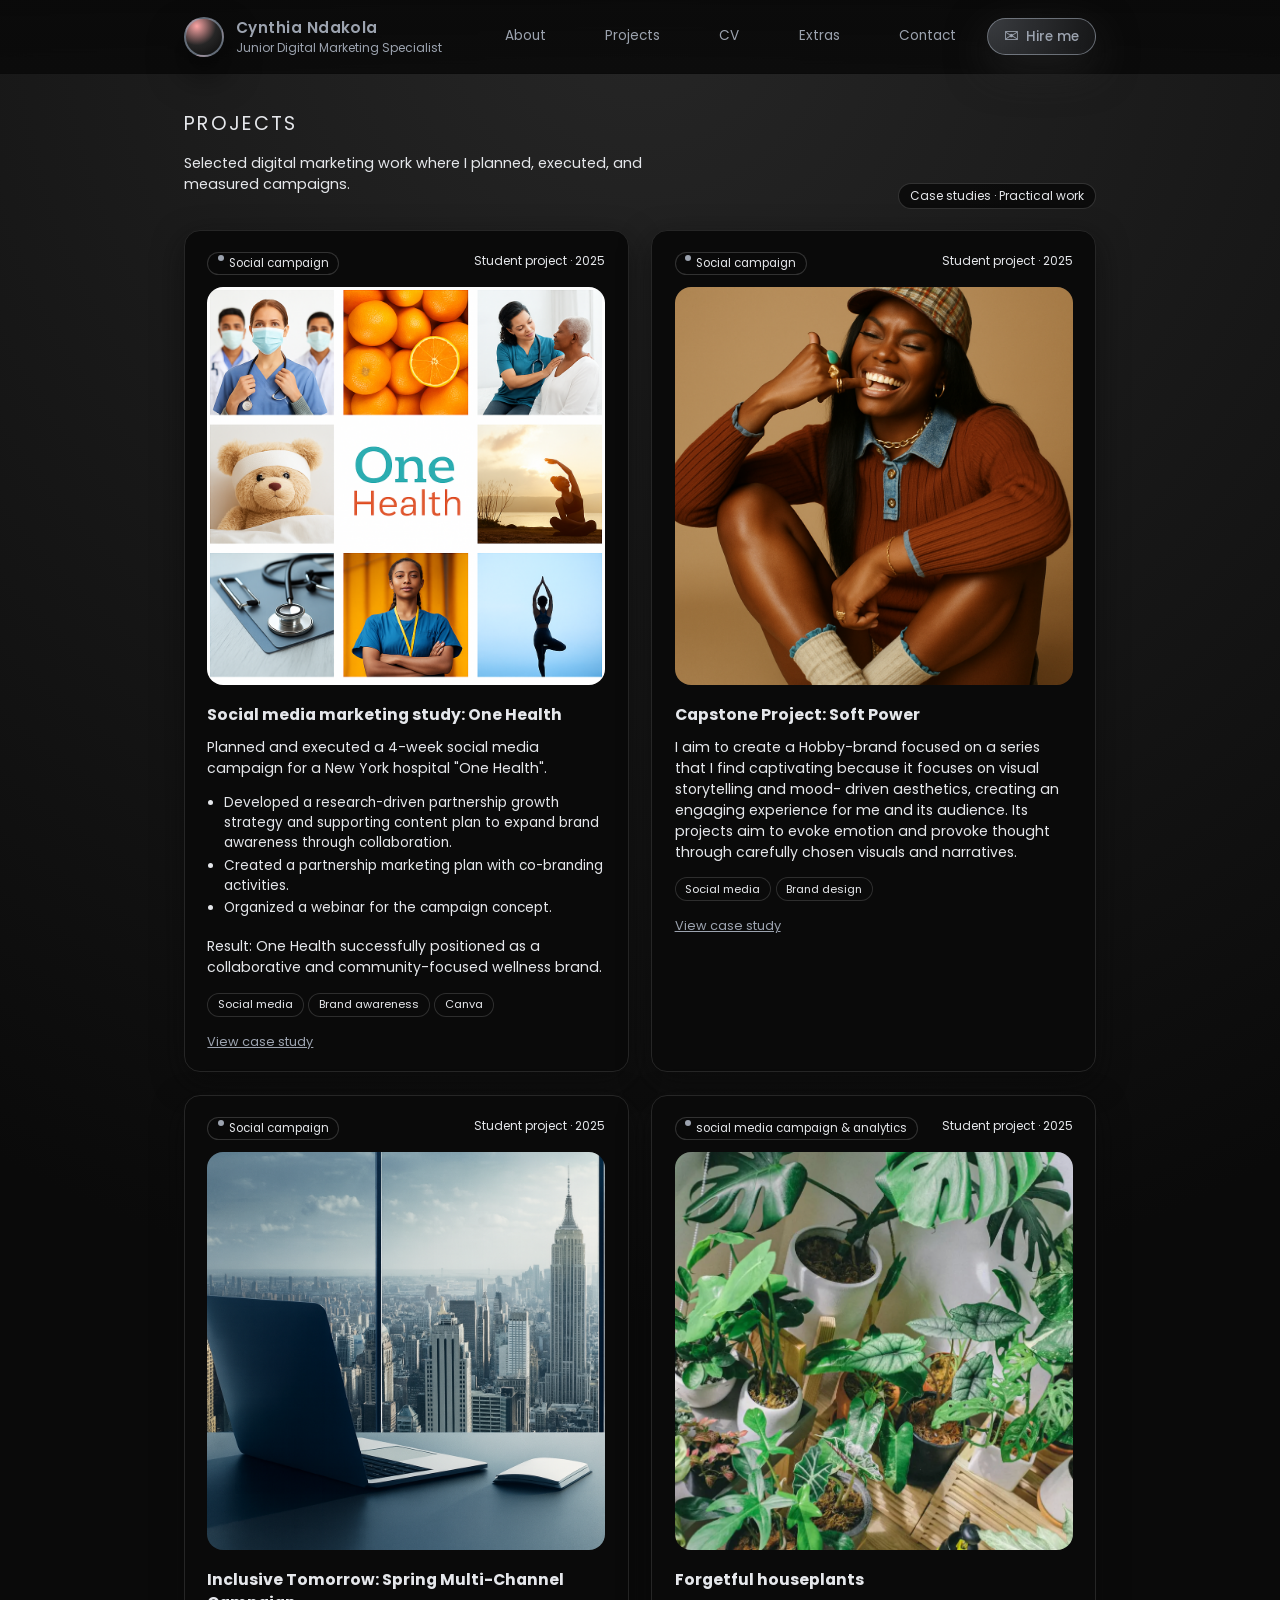
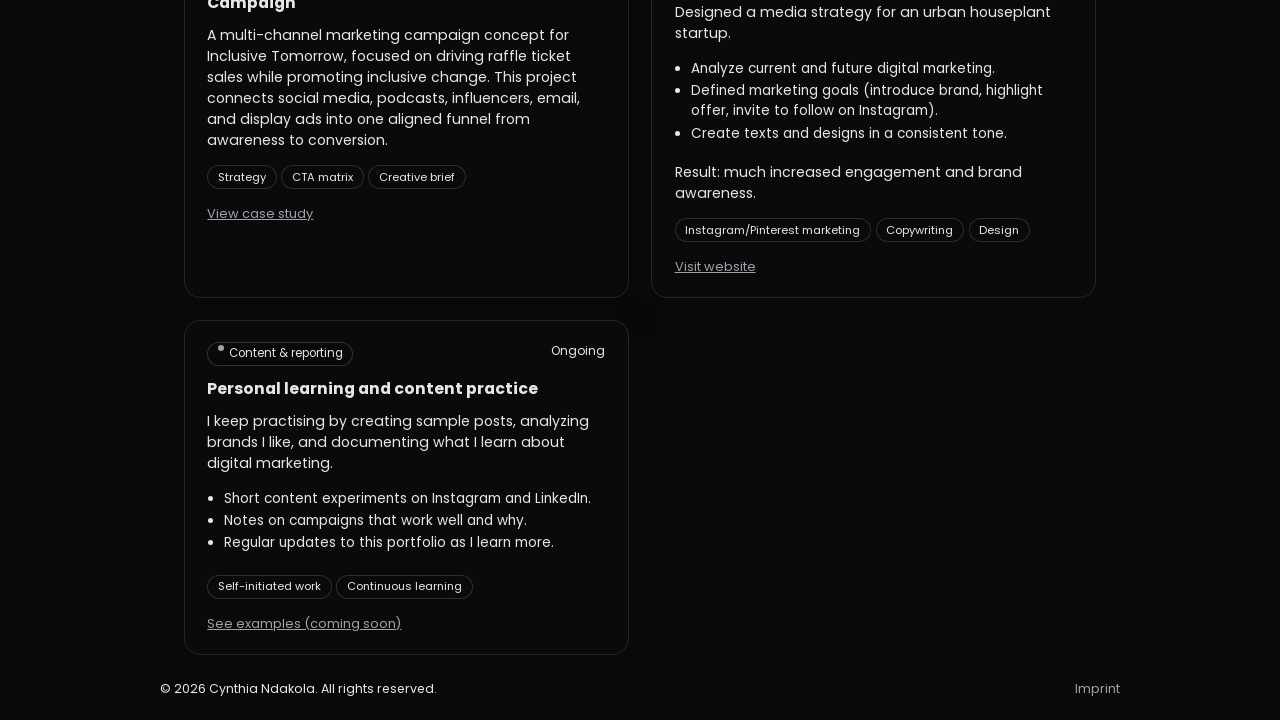
<file: projects.html>
<!DOCTYPE html>
<html lang="en">
<head>
  <meta charset="UTF-8">
  <title>Cynthia Ndakola – Junior Digital Marketing Specialist</title>
  <meta name="viewport" content="width=device-width, initial-scale=1">
  <meta name="description" content="Portfolio and CV of junior digital marketing specialist Cynthia Ndakola.">
  <link href="https://fonts.googleapis.com/css2?family=Poppins:wght@400;500;600;700&display=swap" rel="stylesheet">
  <link rel="stylesheet" href="mystyles.css">
</head>
<body>
  <div class="page">
    <header>
      <div class="nav-inner">
        <div class="nav-brand">
          <a href="/" style="display:inline-block;"><div class="avatar" aria-hidden="true"></div></a>
          <div>
            <div class="nav-title"><a href="/">Cynthia Ndakola</a></div>
            <div class="nav-subtitle">Junior Digital Marketing Specialist</div>
          </div>
        </div>
        <nav>
          <ul>
            <li><a href="about.html"><span class="dot"></span> About</a></li>
            <li><a href="projects.html"><span class="dot"></span> Projects</a></li>
            <li><a href="/#resume"><span class="dot"></span> CV</a></li>
            <li><a href="/#extras"><span class="dot"></span> Extras</a></li>
            <li><a href="/#contact"><span class="dot"></span> Contact</a></li>
            <li>
              <a href="/#contact" class="primary-btn">
                <span class="primary-btn-icon">✉️</span>
                Hire me
              </a>
            </li>
          </ul>
        </nav>
      </div>
    </header>

    <main>
      <section id="projects" class="section" aria-labelledby="projects-title">
        <div class="section-header">
          <div>
            <div class="section-title" id="projects-title">Projects</div>
            <p class="section-subtitle">
              Selected digital marketing work where I planned, executed, and measured campaigns.
            </p>
          </div>
          <div class="section-chip">Case studies · Practical work</div>
        </div>

        <div class="projects-grid">
            <article class="project-card-broken">
            <div class="project-meta-row">
              <span class="badge">
                <span class="badge-dot"></span>
                Social campaign
              </span>
              <span>Student project · 2025</span>
            </div>
            <a href="onehealth.html"><img src="projects/onehealth.png" alt="Example social media post promoting One Health Healthy Living webinar" style="width:100%;border-radius:16px;"></a>

            <h3 class="project-title">Social media marketing study: One Health</h3>
            <p class="project-summary">
              Planned and executed a 4-week social media campaign for a New York hospital "One Health".
            </p>
            <ul class="project-list">
              <li>Developed a research-driven partnership growth strategy and supporting content plan to expand brand awareness
through collaboration.</li>
              <li>Created a partnership marketing plan with co-branding activities.</li>
              <li>Organized a webinar for the campaign concept.</li>
            </ul>
            <p class="project-summary">
              Result: One Health successfully positioned as a collaborative and community-focused wellness brand.
            </p>

            <div class="project-tags">
              <span class="project-tag">Social media</span>
              <span class="project-tag">Brand awareness</span>
              <span class="project-tag">Canva</span>
            </div>
            <div class="project-link-row">
              <a href="onehealth.html" aria-label="View case study">View case study</a>
            </div>
          </article>
  
            <article class="project-card-broken">
            <div class="project-meta-row">
              <span class="badge">
                <span class="badge-dot"></span>
                Social campaign
              </span>
              <span>Student project · 2025</span>
            </div>
            <a href="softpower.html"><img src="projects/softpower-opening.png" alt="Capstone Project: Soft Power" style="width:100%;border-radius:16px;"></a>

            <h3 class="project-title">Capstone Project: Soft Power</h3>
            <p class="project-summary">
          I aim to create a Hobby-brand focused on a series that I find
captivating because it focuses on visual storytelling and mood-
driven aesthetics, creating an engaging experience for me and
its audience. Its projects aim to evoke emotion and provoke
thought through carefully chosen visuals and narratives.
            </p>

            <div class="project-tags">
              <span class="project-tag">Social media</span>
              <span class="project-tag">Brand design</span>
            </div>
            <div class="project-link-row">
              <a href="softpower.html" aria-label="View case study">View case study</a>
            </div>
          </article>

            <article class="project-card-broken">
            <div class="project-meta-row">
              <span class="badge">
                <span class="badge-dot"></span>
                Social campaign
              </span>
              <span>Student project · 2025</span>
            </div>
            <a href="inclusivetomorrow.html"><img src="projects/inclusive-myrole.png" alt="Inclusive Tomorrow: Spring Multi-Channel Campaign" style="width:100%;border-radius:16px;"></a>

            <h3 class="project-title">Inclusive Tomorrow: Spring Multi-Channel Campaign</h3>
            <p class="project-summary">
            A multi-channel marketing campaign concept for Inclusive Tomorrow, focused on driving raffle ticket
            sales while promoting inclusive change. This project connects social media, podcasts, influencers,
            email, and display ads into one aligned funnel from awareness to conversion.
            </p>

            <div class="project-tags">
              <span class="project-tag">Strategy</span>
              <span class="project-tag">CTA matrix</span>
              <span class="project-tag">Creative brief</span>
            </div>
            <div class="project-link-row">
              <a href="inclusivetomorrow.html" aria-label="View case study">View case study</a>
            </div>
          </article>

<!--
          <article class="project-card">
            <div class="project-meta-row">
              <span class="badge">
                <span class="badge-dot"></span>
                Website & SEO
              </span>
              <span>Student project · 2025</span>
            </div>
            <h3 class="project-title">Improving visibility for a local wellness studio</h3>
            <p class="project-summary">
              Analyzed the website of a small wellness studio and created a plan to improve clarity, structure, and search visibility.
            </p>
            <ul class="project-list">
              <li>Mapped current pages and identified missing information for users.</li>
              <li>Restructured navigation and wrote clearer page copy (Homepage, Services, Contact).</li>
              <li>Researched basic keywords and suggested on-page improvements.</li>
            </ul>
            <p class="project-summary">
              Result: test implementation in the course increased time on page and reduced bounce rate in the simulation.
            </p>
            <div class="project-tags">
              <span class="project-tag">Information architecture</span>
              <span class="project-tag">Copywriting</span>
              <span class="project-tag">On-page SEO</span>
            </div>
            <div class="project-link-row">
              Case study write-up coming soon
            </div>
          </article>
        -->
          <article class="project-card-broken">
            <div class="project-meta-row">
              <span class="badge">
                <span class="badge-dot"></span>
                social media campaign & analytics
              </span>
              <span>Student project · 2025</span>
            </div>
            <a href="https://leafyhaven.wordpress.com/2025/07/31/hard-to-kill-plants/" aria-label="Leafy Haven"><img src="projects/plants.png" alt="Example social media post promoting One Health Healthy Living webinar" style="width:100%;border-radius:16px;"></a>

            <h3 class="project-title">Forgetful houseplants</h3>
            <p class="project-summary">
              Designed a media strategy for an urban houseplant startup.
            </p>
            <ul class="project-list">
              <li>Analyze current and future digital marketing.</li>
              <li>Defined marketing goals (introduce brand, highlight offer, invite to follow on Instagram).</li>
              <li>Create texts and designs in a consistent tone.</li>
            </ul>
            <p class="project-summary">
              Result: much increased engagement and brand awareness.
            </p>

            <div class="project-tags">
              <span class="project-tag">Instagram/Pinterest marketing</span>
              <span class="project-tag">Copywriting</span>
              <span class="project-tag">Design</span>
            </div>
            <div class="project-link-row">
              <a href="https://leafyhaven.wordpress.com/2025/07/31/hard-to-kill-plants/" aria-label="Leafy Haven">Visit website</a>
            </div>
          </article>

          <article class="project-card-broken">
            <div class="project-meta-row">
              <span class="badge">
                <span class="badge-dot"></span>
                Content & reporting
              </span>
              <span>Ongoing</span>
            </div>
            <h3 class="project-title">Personal learning and content practice</h3>
            <p class="project-summary">
              I keep practising by creating sample posts, analyzing brands I like, and documenting what I learn about digital marketing.
            </p>
            <ul class="project-list">
              <li>Short content experiments on Instagram and LinkedIn.</li>
              <li>Notes on campaigns that work well and why.</li>
              <li>Regular updates to this portfolio as I learn more.</li>
            </ul>
            <div class="project-tags">
              <span class="project-tag">Self-initiated work</span>
              <span class="project-tag">Continuous learning</span>
            </div>
            <div class="project-link-row">
              <a href="#" aria-label="Go to personal content experiments">See examples (coming soon)</a>
            </div>
          </article>

          <!-- Copy your existing project cards from index.html into here.
               For example, each project should look like:

          <article class="project-card">
            <div class="project-meta-row">
              <span class="badge">
                <span class="badge-dot"></span>
                Social media campaign
              </span>
              <span>2024 · Coursework / Live brief</span>
            </div>
            <h3 class="project-title">Instagram growth sprint for local café</h3>
            <p class="project-summary">
              Planned and executed a 4-week content sprint to increase awareness and foot traffic
              for an independent café targeting students and young professionals.
            </p>
            <ul class="project-list">
              <li>Defined target segments and weekly content themes.</li>
              <li>Created a posting calendar with testable content formats.</li>
              <li>Tracked performance and gave clear recommendations.</li>
            </ul>
            <div class="project-tags">
              <span class="project-tag">Content strategy</span>
              <span class="project-tag">Instagram</span>
              <span class="project-tag">Analytics</span>
            </div>
          </article>

          -->
        </div>
      </section>
    </main>

    <footer>
      <div class="footer-inner">
        <span id="footer-year">© Cynthia Ndakola. All rights reserved.</span>
        <span><a href="imprint.html">Imprint</a></span>
      </div>
      <script>
        const year = new Date().getFullYear();
        document.getElementById('footer-year').textContent =
          `© ${year} Cynthia Ndakola. All rights reserved.`;
      </script>
    </footer>
  </div>
</body>
</html>
</file>
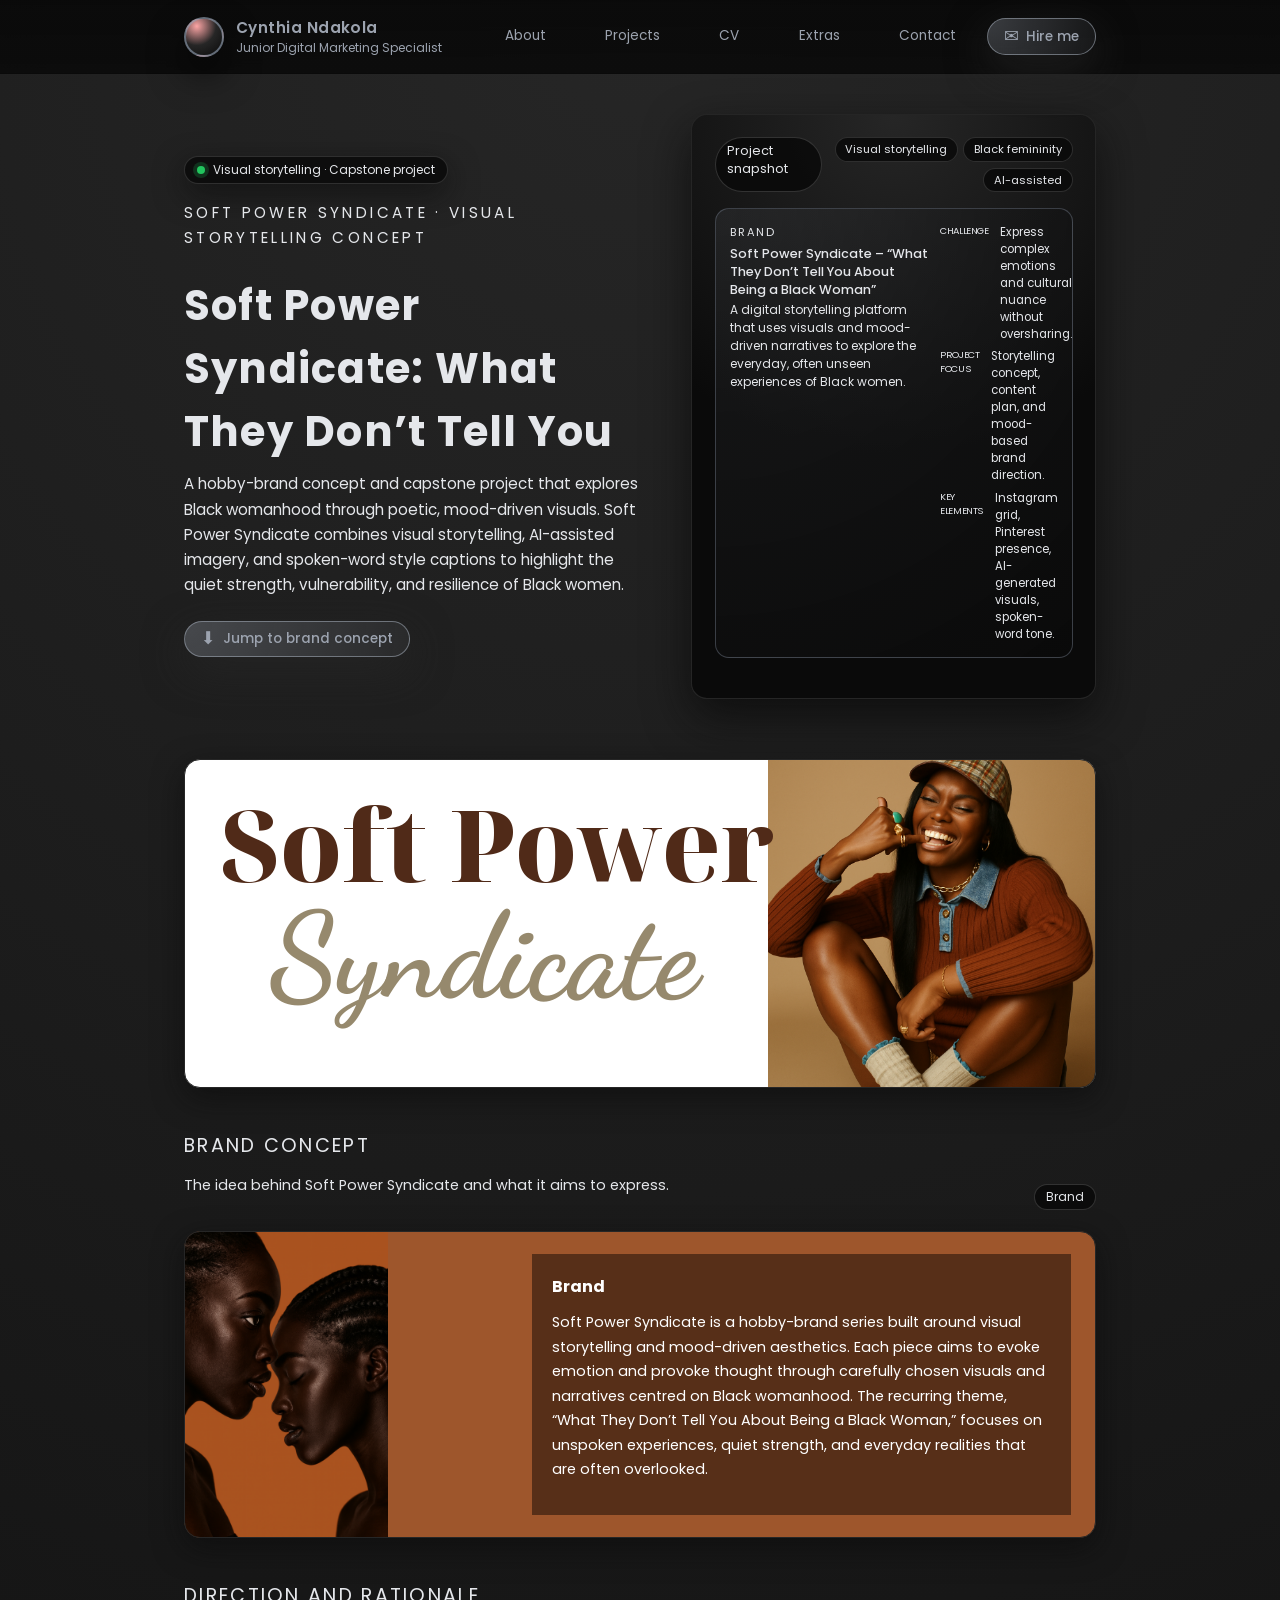
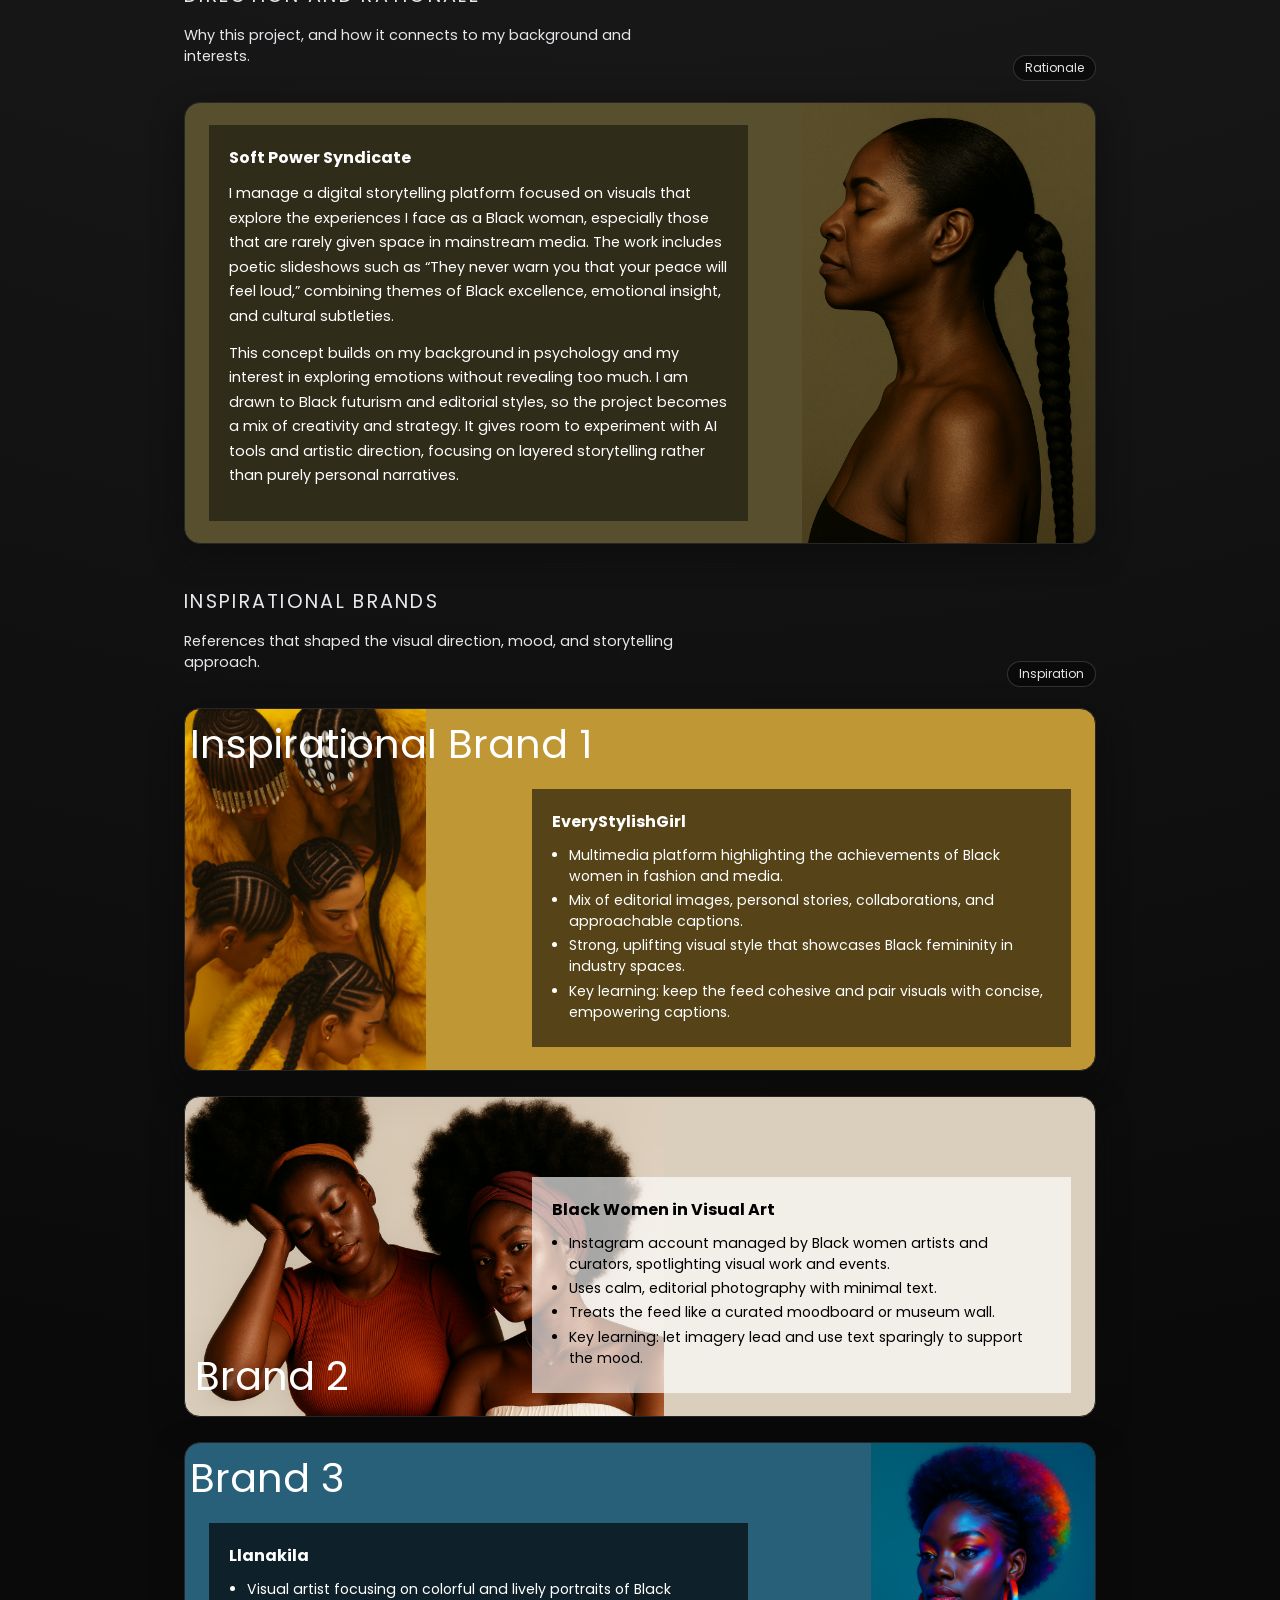
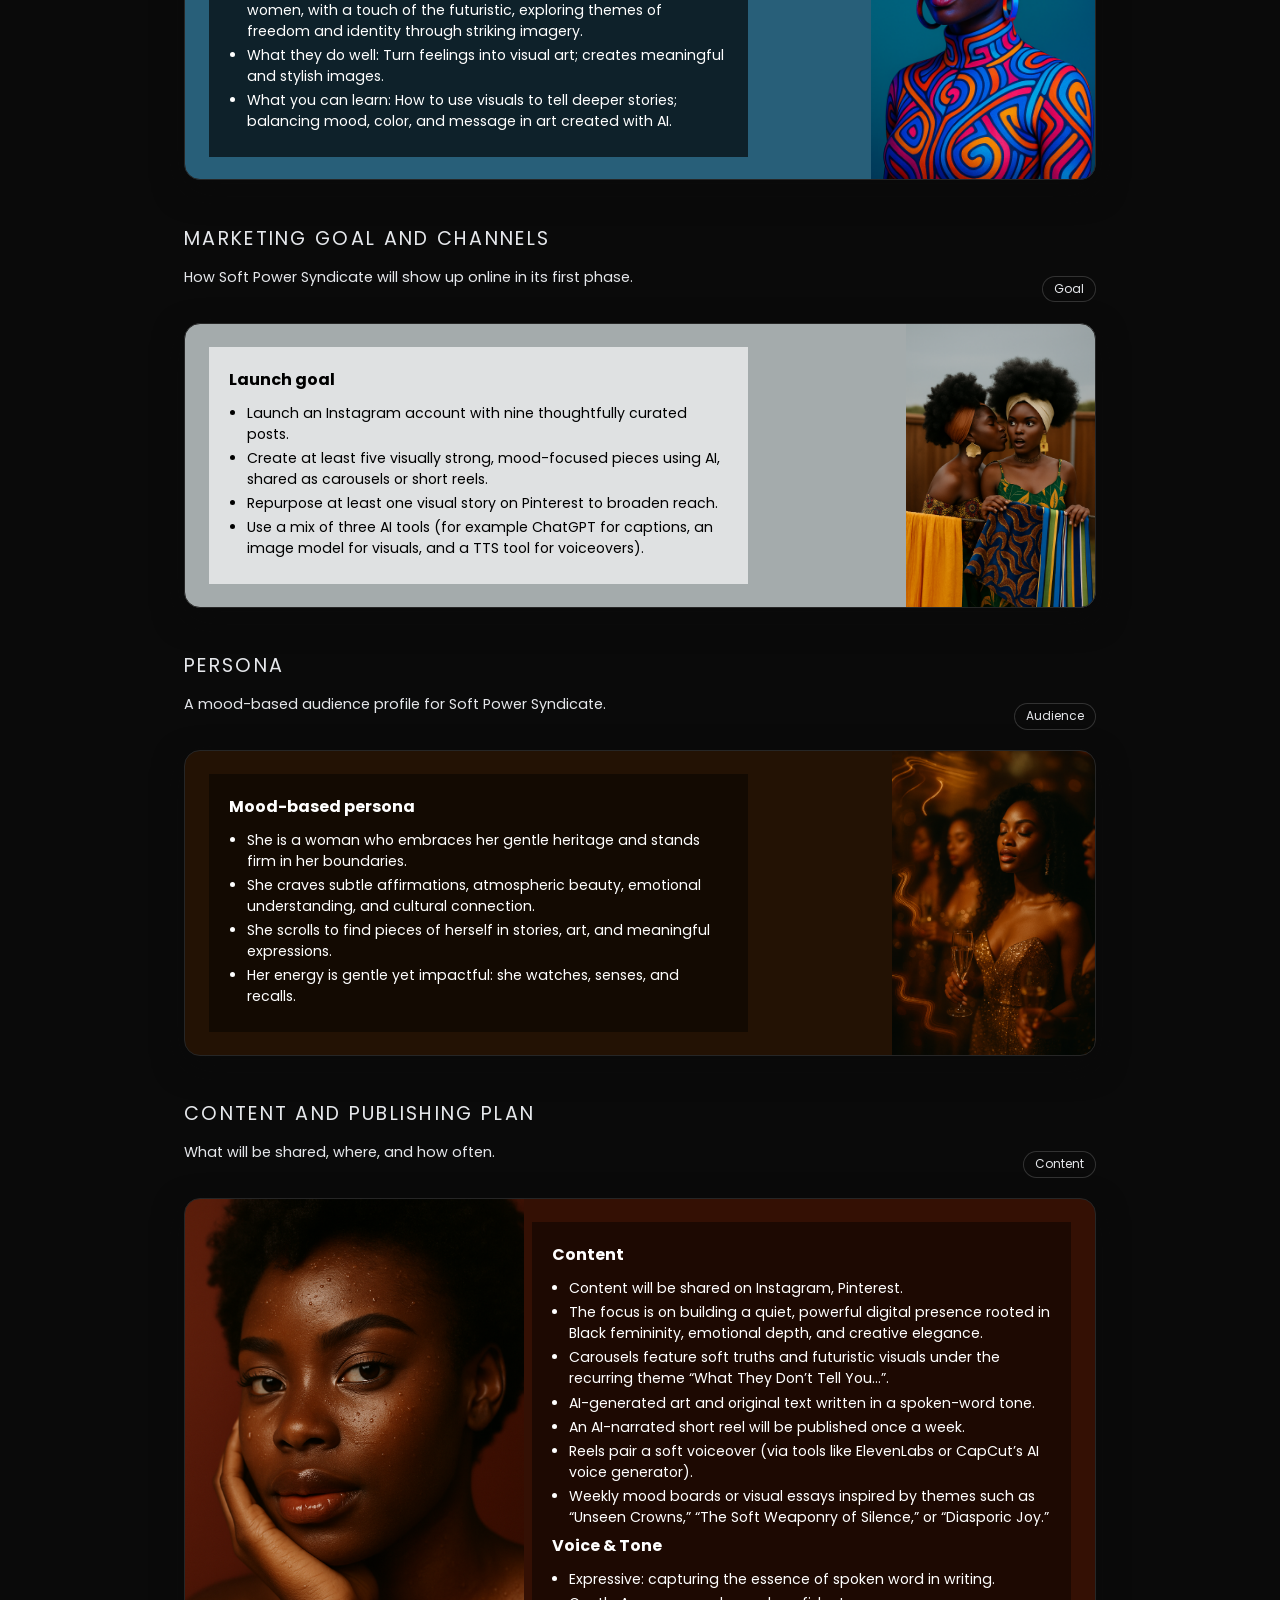
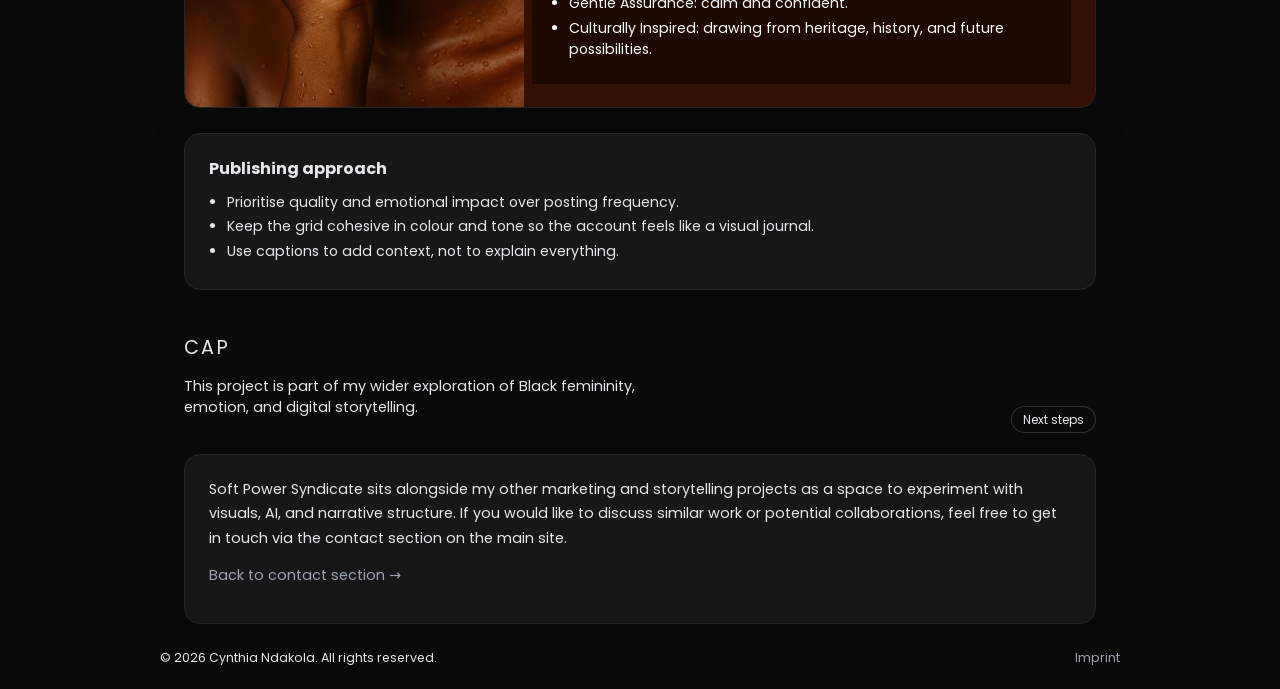
<file: softpower.html>
<!DOCTYPE html>
<html lang="en">
<head>
  <meta charset="UTF-8">
  <title>Power Syndicate – Social Media Marketing Case Study · Cynthia Ndakola</title>
  <meta name="viewport" content="width=device-width, initial-scale=1">
  <meta name="description" content="Social media marketing case study for One Health by junior digital marketing specialist Cynthia Ndakola.">
  <link href="https://fonts.googleapis.com/css2?family=Poppins:wght@400;500;600;700&display=swap" rel="stylesheet">
  <link href="https://fonts.googleapis.com/css2?family=Noto+Serif+Display:ital,wght@0,100..900;1,100..900&display=swap" rel="stylesheet">
  <link href="https://fonts.googleapis.com/css2?family=Dancing+Script:wght@400..700&family=Noto+Serif+Display:ital,wght@0,100..900;1,100..900&display=swap" rel="stylesheet">
  <link rel="stylesheet" href="mystyles.css">
</head>
<body>
  <div class="page">
    <header>
      <div class="nav-inner">
        <div class="nav-brand">
          <a href="/" style="display:inline-block;"><div class="avatar" aria-hidden="true"></div></a>
          <div>
            <div class="nav-title"><a href="/">Cynthia Ndakola</a></div>
            <div class="nav-subtitle">Junior Digital Marketing Specialist</div>
          </div>
        </div>
        <nav>
          <ul>
            <li><a href="about.html"><span class="dot"></span> About</a></li>
            <li><a href="projects.html"><span class="dot"></span> Projects</a></li>
            <li><a href="index.html#resume"><span class="dot"></span> CV</a></li>
            <li><a href="index.html#extras"><span class="dot"></span> Extras</a></li>
            <li><a href="index.html#contact"><span class="dot"></span> Contact</a></li>
            <li>
              <a href="index.html#contact" class="primary-btn">
                <span class="primary-btn-icon">✉️</span>
                Hire me
              </a>
            </li>
          </ul>
        </nav>
      </div>
    </header>

    <main>
      <!-- HERO / INTRO -->
      <section class="hero" aria-labelledby="case-hero-title">
        <div class="hero-intro">
          <div class="hero-badge">
            <span class="hero-badge-dot"></span>
            <span>Visual storytelling · Capstone project</span>
          </div>
          <p id="case-hero-title" class="hero-role">Soft Power Syndicate · Visual storytelling concept</p>
          <h1>Soft Power Syndicate: What They Don’t Tell You</h1>
          <p>
            A hobby-brand concept and capstone project that explores Black womanhood through poetic, mood-driven
            visuals. Soft Power Syndicate combines visual storytelling, AI-assisted imagery, and spoken-word style
            captions to highlight the quiet strength, vulnerability, and resilience of Black women.
          </p>
          <div class="hero-actions">
            <a href="#brand" class="primary-btn">
              <span class="primary-btn-icon">⬇</span>
              Jump to brand concept
            </a>
          </div>
        </div>

        <aside class="hero-panel" aria-label="Project snapshot">
          <div class="hero-panel-top">
            <div class="hero-pill">Project snapshot</div>
            <div class="hero-tags">
              <span class="tag">Visual storytelling</span>
              <span class="tag">Black femininity</span>
              <span class="tag">AI-assisted</span>
            </div>
          </div>

          <div class="status-card">
            <div>
              <div class="status-label">Brand</div>
              <div class="status-main">Soft Power Syndicate – “What They Don’t Tell You About Being a Black Woman”</div>
              <div class="status-sub">
                A digital storytelling platform that uses visuals and mood-driven narratives to explore the everyday,
                often unseen experiences of Black women.
              </div>
            </div>
            <div class="status-metrics">
              <div class="metric">
                <span class="metric-label">Challenge</span>
                <span class="metric-value">Express complex emotions and cultural nuance without oversharing.</span>
              </div>
              <div class="metric">
                <span class="metric-label">Project focus</span>
                <span class="metric-value">Storytelling concept, content plan, and mood-based brand direction.</span>
              </div>
              <div class="metric">
                <span class="metric-label">Key elements</span>
                <span class="metric-value">Instagram grid, Pinterest presence, AI-generated visuals, spoken-word tone.</span>
              </div>
            </div>
          </div>
        </aside>
      </section>

      <section id="intro" class="section" aria-labelledby="intro-title">
   <article class="card" style="background:#ffffff url('projects/softpower-opening.png') right center / contain no-repeat; background-blend-mode:normal; padding-left:38%; position:relative; padding-top:80px;">
          <div style="position:absolute; left:30px; top:10px; font-size:clamp(32px,12vw, 100px); color:#502A18; padding:5px;" class="noto">Soft Power</div>
          <div style="position:absolute; left:80px; top:120px; font-size:clamp(40px, 16vw, 120px); color:#96896D; padding:5px;" class="dancing">Syndicate</div>
          <br><br><br><br><br><br><br><br><br>
        </article>
          </section>

          
      <!-- BRAND CONCEPT -->
      <section id="brand" class="section" aria-labelledby="brand-title">
        <div class="section-header">
          <div>
            <div class="section-title" id="brand-title">Brand concept</div>
            <p class="section-subtitle">
              The idea behind Soft Power Syndicate and what it aims to express.
            </p>
          </div>
          <div class="section-chip">Brand</div>
        </div>
        <article class="card" style="background:#9E562C url('projects/face3.png') left center / contain no-repeat; background-blend-mode:normal; padding-left:38%;">
          <div style="background:rgba(0,0,0,0.45); padding:20px; color:white;">
            <h3>Brand</h3>
            <p>
              Soft Power Syndicate is a hobby-brand series built around visual storytelling and mood-driven aesthetics.
              Each piece aims to evoke emotion and provoke thought through carefully chosen visuals and narratives
              centred on Black womanhood. The recurring theme, “What They Don’t Tell You About Being a Black Woman,”
              focuses on unspoken experiences, quiet strength, and everyday realities that are often overlooked.
            </p>
            </div>
          </article>

<!--
          <article class="card">
            <h3>Brand focus</h3>
            <ul class="extras-list">
              <li>Emotional, atmospheric visuals instead of literal stories.</li>
              <li>Black femininity, softness, and resilience at the centre.</li>
              <li>Use of AI tools to experiment with mood, texture, and visual style.</li>
              <li>Storytelling that feels intimate but does not reveal everything.</li>
            </ul>
          </article>
        -->
      </section>

      <!-- DIRECTION & RATIONALE -->
      <section class="section" aria-labelledby="direction-title">
        <div class="section-header">
          <div>
            <div class="section-title" id="direction-title">Direction and rationale</div>
            <p class="section-subtitle">
              Why this project, and how it connects to my background and interests.
            </p>
          </div>
          <div class="section-chip">Rationale</div>
        </div>

        <article class="card" style="background:#584F2F url('projects/softpower-face4.png') right center / contain no-repeat; background-blend-mode:normal; padding-right:38%">
          <div style="background:rgba(0,0,0,0.45); padding:20px; color:white;">
            <h3>Soft Power Syndicate</h3>
          <p>
            I manage a digital storytelling platform focused on visuals that explore the experiences I face as a Black
            woman, especially those that are rarely given space in mainstream media. The work includes poetic slideshows
            such as “They never warn you that your peace will feel loud,” combining themes of Black excellence,
            emotional insight, and cultural subtleties. 
          </p>
          <p>
            This concept builds on my background in psychology and my interest in exploring emotions without revealing
            too much. I am drawn to Black futurism and editorial styles, so the project becomes a mix of creativity and
            strategy. It gives room to experiment with AI tools and artistic direction, focusing on layered storytelling
            rather than purely personal narratives.
            </p>
            </div>
          </article>
      </section>

      <!-- INSPIRATIONAL BRANDS -->
      <section class="section" aria-labelledby="inspo-title">
        <div class="section-header">
          <div>
            <div class="section-title" id="inspo-title">Inspirational brands</div>
            <p class="section-subtitle">
              References that shaped the visual direction, mood, and storytelling approach.
            </p>
          </div>
          <div class="section-chip">Inspiration</div>
        </div>

        <article class="card" style="background:#BF9835 url('projects/softpower-everystylishgirl.png') left center / contain no-repeat; background-blend-mode:normal; padding-left:38%; position:relative; padding-top:80px;">
        <div style="position:absolute; left:0; top:0; font-size:40px; color:white; padding:5px;">Inspirational Brand 1</div>
              <div style="background:rgba(0,0,0,0.55); padding:20px; color:white;">
            <h3>EveryStylishGirl</h3>
            <ul class="extras-list">
              <li>Multimedia platform highlighting the achievements of Black women in fashion and media.</li>
              <li>Mix of editorial images, personal stories, collaborations, and approachable captions.</li>
              <li>Strong, uplifting visual style that showcases Black femininity in industry spaces.</li>
              <li>Key learning: keep the feed cohesive and pair visuals with concise, empowering captions.</li>
            </ul>
            </div>
          </article>
<br>
        <article class="card" style="background:#DACFBD url('projects/softpower-blackwomen.png') left center / contain no-repeat; background-blend-mode:normal; padding-left:38%; position:relative; padding-top:80px;">
          <div style="position:absolute; bottom:0; left:0%; transform:translateX(0%); font-size:40px; color:white; padding:10px;"> Brand 2</div>
            <div style="background:rgba(255,255,255,0.65); padding:20px; color:black;">
            <h3>Black Women in Visual Art</h3>
            <ul class="extras-list">
              <li>Instagram account managed by Black women artists and curators, spotlighting visual work and events.</li>
              <li>Uses calm, editorial photography with minimal text.</li>
              <li>Treats the feed like a curated moodboard or museum wall.</li>
              <li>Key learning: let imagery lead and use text sparingly to support the mood.</li>
            </ul>
            </div>
          </article>
<br>
        <article class="card" style="background:#285F79 url('projects/softpower-llanakila.png') right center / contain no-repeat; background-blend-mode:normal; padding-right:38%; position:relative; padding-top:80px;">
<div style="position:absolute; left:0; top:0; font-size:40px; color:white; padding:5px;"> Brand 3</div>
          <div style="background:rgba(0,0,0,0.65); padding:20px; color:white;">
            <h3>Llanakila</h3>
            <ul class="extras-list">
              <li>Visual artist focusing on colorful and lively
portraits of Black women, with a touch of the
futuristic, exploring themes of freedom and identity
through striking imagery.</li>
<li>What they do well: Turn feelings into visual art;
creates meaningful and stylish images.
<li>What you can learn: How to use visuals to tell
deeper stories; balancing mood, color, and
message in art created with AI.</li>
            </ul>
          </article>
        </div>
      </section>

      <!-- MARKETING GOAL -->
      <section class="section" aria-labelledby="goal-title">
        <div class="section-header">
          <div>
            <div class="section-title" id="goal-title">Marketing goal and channels</div>
            <p class="section-subtitle">
              How Soft Power Syndicate will show up online in its first phase.
            </p>
          </div>
          <div class="section-chip">Goal</div>
        </div>

        <article class="card" style="background:#A4ABAC url('projects/softpower-marketingoal.png') right center / contain no-repeat; background-blend-mode:normal; padding-right:38%">
            <div style="color:black;">
          <div style="background:rgba(255,255,255,0.65); padding:20px; color:black;">
          <h3>Launch goal</h3>
          <ul class="extras-list">
            <li>Launch an Instagram account with nine thoughtfully curated posts.</li>
            <li>Create at least five visually strong, mood-focused pieces using AI, shared as carousels or short reels.</li>
            <li>Repurpose at least one visual story on Pinterest to broaden reach.</li>
            <li>Use a mix of three AI tools (for example ChatGPT for captions, an image model for visuals, and a TTS tool for voiceovers).</li>
          </ul>
          </div>
        </article>
      </section>

      <!-- PERSONA -->
      <section class="section" aria-labelledby="persona-title">
        <div class="section-header">
          <div>
            <div class="section-title" id="persona-title">Persona</div>
            <p class="section-subtitle">
              A mood-based audience profile for Soft Power Syndicate.
            </p>
          </div>
          <div class="section-chip">Audience</div>
        </div>

        <article class="card" style="background:#231204 url('projects/softpower-persona.png') right center / contain no-repeat; background-blend-mode:normal; padding-right:38%">     
          <div style="background:rgba(0,0,0,0.45); padding:20px; color:white;">
          <h3>Mood-based persona</h3>
          <ul class="extras-list">
            <li>She is a woman who embraces her gentle heritage and stands firm in her boundaries.</li>
            <li>She craves subtle affirmations, atmospheric beauty, emotional understanding, and cultural connection.</li>
            <li>She scrolls to find pieces of herself in stories, art, and meaningful expressions.</li>
            <li>Her energy is gentle yet impactful: she watches, senses, and recalls.</li>
          </ul>
          </div>
        </article>
      </section>

      <!-- CONTENT PLAN -->
      <section class="section" aria-labelledby="content-title">
        <div class="section-header">
          <div>
            <div class="section-title" id="content-title">Content and publishing plan</div>
            <p class="section-subtitle">
              What will be shared, where, and how often.
            </p>
          </div>
          <div class="section-chip">Content</div>
        </div>

        <article class="card" style="background:#341004 url('projects/softpower-cherry.png') left center / contain no-repeat; background-blend-mode:normal; padding-left:38%">
          <div style="background:rgba(0,0,0,0.45); padding:20px; color:white;">
            <h3>Content</h3>
            <ul class="extras-list">
              <li>Content will be shared on Instagram, Pinterest.</li>
              <li>The focus is on building a quiet, powerful digital presence
rooted in Black femininity, emotional depth, and creative
elegance.</li>
              <li>Carousels feature soft truths and futuristic visuals under the
recurring theme “What They Don’t Tell You…”.</li>
              <li>AI-generated art and original text written in a spoken-word
tone.</li>
<li>An AI-narrated short reel will be published once a week.</li>
<li>Reels pair a soft voiceover (via tools like ElevenLabs or
CapCut’s AI voice generator).</li>
<li>Weekly mood boards or visual essays inspired by themes
such as “Unseen Crowns,” “The Soft Weaponry of Silence,”
or “Diasporic Joy.”</li>
</li>
            </ul>
          <h3>Voice & Tone</h3>
          <ul class="extras-list">
             <li>Expressive: capturing the essence of spoken word in
writing.</li> 
<li>Gentle Assurance: calm and confident.</li>
<li>Culturally Inspired: drawing from heritage, history, and
future possibilities.</li></ul> 
          </div>
          </article>
<br>
          <article class="card">
            <h3>Publishing approach</h3>
            <ul class="extras-list">
              <li>Prioritise quality and emotional impact over posting frequency.</li>
              <li>Keep the grid cohesive in colour and tone so the account feels like a visual journal.</li>
              <li>Use captions to add context, not to explain everything.</li>
            </ul>
          </article>
      </section>

 
      <!-- THANK YOU -->
      <section class="section" aria-labelledby="thanks-title">
        <div class="section-header">
          <div>
            <div class="section-title" id="thanks-title">cap</div>
            <p class="section-subtitle">
              This project is part of my wider exploration of Black femininity, emotion, and digital storytelling.
            </p>
          </div>
          <div class="section-chip">Next steps</div>
        </div>

        <article class="card">
          <p>
            Soft Power Syndicate sits alongside my other marketing and storytelling projects as a space to experiment
            with visuals, AI, and narrative structure. If you would like to discuss similar work or potential
            collaborations, feel free to get in touch via the contact section on the main site.
          </p>
          <p>
            <a href="index.html#contact">Back to contact section →</a>
          </p>
        </article>
      </section>
    </main>

    <footer>
      <div class="footer-inner">
        <span id="footer-year">© Cynthia Ndakola. All rights reserved.</span>
        <span><a href="imprint.html">Imprint</a></span>
      </div>
      <script>
        const year = new Date().getFullYear();
        document.getElementById('footer-year').textContent =
          `© ${year} Cynthia Ndakola. All rights reserved.`;
      </script>
    </footer>
  </div>
</body>
</html>
</file>
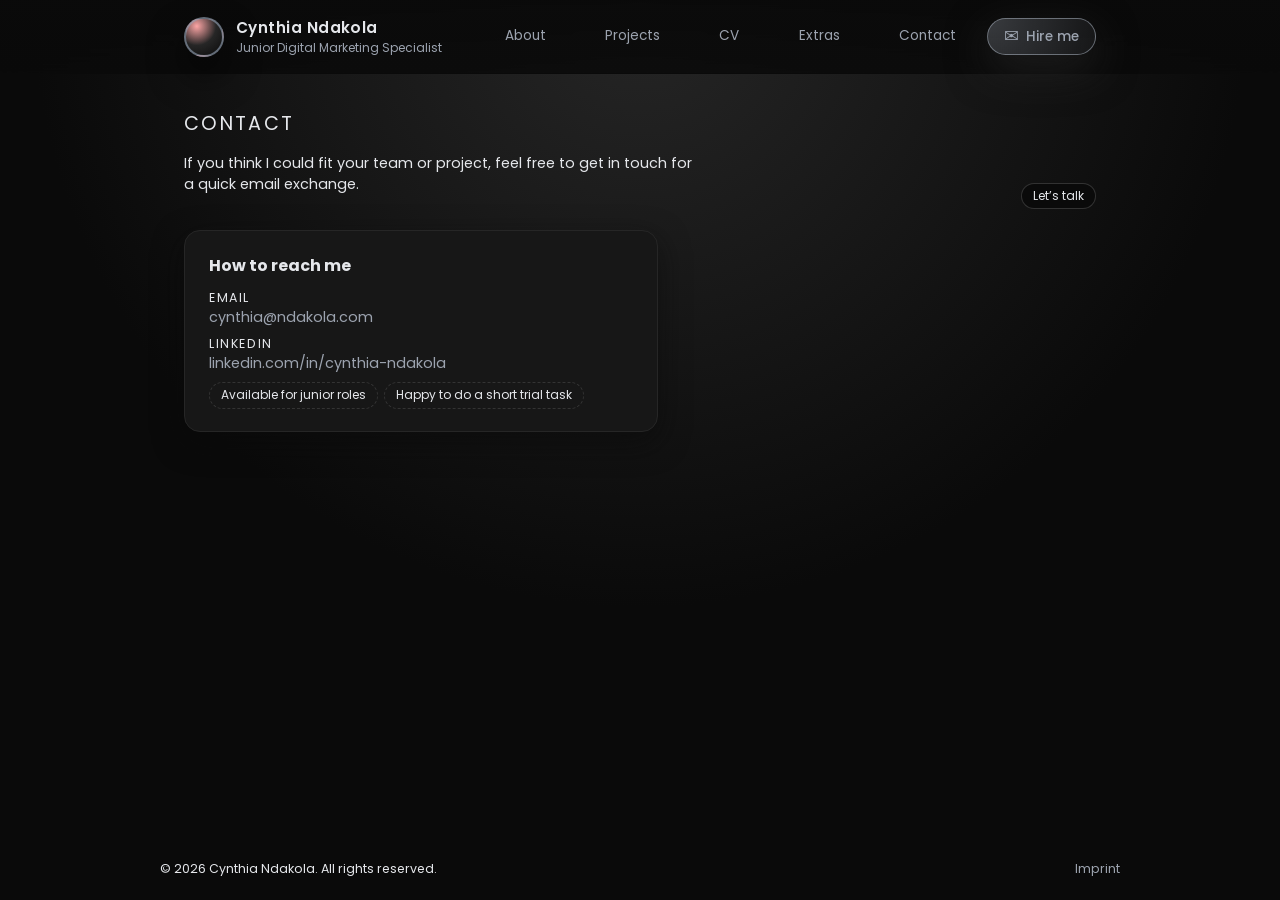
<file: old/contact.html>
<!DOCTYPE html>
<html lang="en">
<head>
  <meta charset="UTF-8">
  <title>Cynthia Ndakola – Junior Digital Marketing Specialist</title>
  <meta name="viewport" content="width=device-width, initial-scale=1">
  <meta name="description" content="Portfolio and CV of junior digital marketing specialist Cynthia Ndakola.">
  <link href="https://fonts.googleapis.com/css2?family=Poppins:wght@400;500;600;700&display=swap" rel="stylesheet">
  <style>
    :root {
      --bg: #0a0a0a;
      --bg-alt: #171717;
      --card: #0a0a0a;
      --accent: #9ca3af;
      --accent-soft: rgba(156, 163, 175, 0.12);
      --text: #e5e7eb;
      --muted: #9ca3af;
      --border: #262626;
      --radius-lg: 16px;
      --radius-full: 999px;
      --shadow-soft: 0 18px 45px rgba(10, 10, 10, 0.75);
      --shadow-subtle: 0 10px 30px rgba(10, 10, 10, 0.6);
      --max-width: 960px;
    }

    * {
      box-sizing: border-box;
    }

    body {
      margin: 0;
      font-family: 'Poppins', system-ui, -apple-system, BlinkMacSystemFont, "SF Pro Text", "Segoe UI", sans-serif;
      background: radial-gradient(circle at top, #262626 0, #0a0a0a 55%, #0a0a0a 100%);
      color: var(--text);
      -webkit-font-smoothing: antialiased;
    }

    a {
      color: var(--accent);
      text-decoration: none;
    }

    a:hover {
      text-decoration: underline;
    }

    .page {
      min-height: 100vh;
      display: flex;
      flex-direction: column;
    }

    header {
      position: sticky;
      top: 0;
      z-index: 20;
      backdrop-filter: blur(18px);
      background: linear-gradient(to bottom, rgba(10, 10, 10, 0.98), rgba(10, 10, 10, 0.9));
      border-bottom: 1px solid rgba(10, 10, 10, 0.9);
    }

    .nav-inner {
      max-width: var(--max-width);
      margin: 0 auto;
      padding: 1rem 1.5rem;
      display: flex;
      align-items: center;
      justify-content: space-between;
      gap: 1.5rem;
    }

    .nav-brand {
      display: flex;
      align-items: center;
      gap: 0.75rem;
    }

    .avatar {
      width: 40px;
      height: 40px;
      border-radius: 50%;
      border: 2px solid rgba(148, 163, 184, 0.6);
      background: radial-gradient(circle at 30% 20%, #fca5a5, #262626 50%, #0a0a0a 100%);
      box-shadow: 0 0 0 1px rgba(10, 10, 10, 0.8), 0 18px 35px rgba(0, 0, 0, 0.6);
    }

    .nav-title {
      font-size: 0.95rem;
      font-weight: 600;
      letter-spacing: 0.03em;
    }

    .nav-subtitle {
      font-size: 0.75rem;
      color: var(--muted);
    }

    nav ul {
      display: flex;
      list-style: none;
      padding: 0;
      margin: 0;
      gap: 1rem;
      font-size: 0.85rem;
    }

    nav a {
      padding: 0.4rem 0.9rem;
      border-radius: var(--radius-full);
      border: 1px solid transparent;
      background: transparent;
      text-decoration: none;
      colour: var(--text);
      display: inline-flex;
      align-items: center;
      gap: 0.4rem;
    }

    nav a span.dot {
      width: 6px;
      height: 6px;
      border-radius: 50%;
      background: var(--accent);
      opacity: 0;
      transform: scale(0.5);
      transition: opacity 0.18s ease, transform 0.18s ease;
    }

    nav a:hover span.dot,
    nav a:focus-visible span.dot {
      opacity: 1;
      transform: scale(1);
    }

    nav a:hover,
    nav a:focus-visible {
      background: rgba(10, 10, 10, 0.8);
      border-color: rgba(55, 55, 55, 0.9);
      outline: none;
    }

    .primary-btn {
      padding: 0.45rem 1rem;
      border-radius: var(--radius-full);
      border: 1px solid rgba(156, 163, 175, 0.6);
      background: radial-gradient(circle at 0 0, rgba(156, 163, 175, 0.32), rgba(156, 163, 175, 0.08));
      colour: var(--text);
      font-size: 0.85rem;
      font-weight: 500;
      display: inline-flex;
      align-items: center;
      gap: 0.45rem;
      text-decoration: none;
      box-shadow: 0 14px 40px rgba(38, 38, 38, 0.7);
      transition: transform 0.16s ease, box-shadow 0.16s ease, border-color 0.16s ease;
    }

    .primary-btn:hover {
      transform: translateY(-1px);
      box-shadow: 0 18px 50px rgba(38, 38, 38, 0.9);
      border-color: rgba(156, 163, 175, 0.95);
      text-decoration: none;
    }

    .primary-btn-icon {
      font-size: 1.1rem;
      line-height: 1;
    }

    main {
      flex: 1;
    }

    .hero {
      max-width: var(--max-width);
      margin: 0 auto;
      padding: 2.5rem 1.5rem 1.5rem;
      display: grid;
      grid-template-columns: minmax(0, 3fr) minmax(0, 2.6fr);
      gap: 2.5rem;
      align-items: center;
    }

    .hero-intro {
      position: relative;
    }

    .hero-badge {
      display: inline-flex;
      align-items: center;
      gap: 0.5rem;
      padding: 0.25rem 0.75rem;
      border-radius: var(--radius-full);
      background: rgba(10, 10, 10, 0.85);
      border: 1px solid rgba(55, 55, 55, 0.8);
      box-shadow: var(--shadow-subtle);
      font-size: 0.75rem;
      colour: var(--muted);
      margin-bottom: 1rem;
    }

    .hero-badge-dot {
      width: 8px;
      height: 8px;
      border-radius: 50%;
      background: #22c55e;
      box-shadow: 0 0 0 4px rgba(34, 197, 94, 0.2);
    }

    .hero h1 {
      margin: 0 0 0.5rem;
      font-size: clamp(2rem, 3vw + 1rem, 2.6rem);
      letter-spacing: 0.03em;
    }

    .hero-role {
      font-size: 0.95rem;
      text-transform: uppercase;
      letter-spacing: 0.22em;
      colour: var(--muted);
      margin-bottom: 1rem;
    }

    .hero p {
      margin: 0 0 1.5rem;
      colour: var(--muted);
      font-size: 0.95rem;
      line-height: 1.65;
      max-width: 32rem;
    }

    .hero-actions {
      display: flex;
      flex-wrap: wrap;
      gap: 0.8rem;
      align-items: centre;
    }

    .ghost-btn {
      padding: 0.5rem 0.9rem;
      border-radius: var(--radius-full);
      border: 1px solid rgba(55, 55, 55, 0.9);
      background: rgba(10, 10, 10, 0.9);
      font-size: 0.85rem;
      colour: var(--muted);
      display: inline-flex;
      align-items: centre;
      gap: 0.45rem;
      text-decoration: none;
      box-shadow: 0 10px 28px rgba(10, 10, 10, 0.8);
    }

    .ghost-btn:hover {
      border-color: rgba(75, 75, 75, 1);
      text-decoration: none;
      colour: var(--text);
    }

    .hero-meta {
      display: flex;
      gap: 1.4rem;
      margin-top: 1.6rem;
      flex-wrap: wrap;
    }

    .meta-item {
      font-size: 0.8rem;
      colour: var(--muted);
    }

    .meta-label {
      text-transform: uppercase;
      letter-spacing: 0.16em;
      display: block;
      margin-bottom: 0.25rem;
      colour: #6b7280;
    }

    .hero-panel {
      position: relative;
      border-radius: var(--radius-lg);
      background: radial-gradient(circle at top, #262626, #0a0a0a 55%, #0a0a0a 100%);
      border: 1px solid rgba(38, 38, 38, 0.98);
      padding: 1.4rem 1.4rem 1.5rem;
      box-shadow: var(--shadow-soft);
      overflow: hidden;
    }

    .hero-panel-top {
      display: flex;
      justify-content: space-between;
      align-items: centre;
      margin-bottom: 1rem;
      font-size: 0.8rem;
    }

    .hero-pill {
      padding: 0.2rem 0.7rem;
      border-radius: var(--radius-full);
      border: 1px solid rgba(55, 55, 55, 0.9);
      background: rgba(10, 10, 10, 0.9);
      colour: var(--muted);
    }

    .hero-tags {
      display: flex;
      flex-wrap: wrap;
      gap: 0.35rem;
      font-size: 0.7rem;
      justify-content: flex-end;
    }

    .tag {
      padding: 0.18rem 0.6rem;
      border-radius: var(--radius-full);
      border: 1px solid rgba(50, 50, 50, 0.9);
      background: rgba(10, 10, 10, 0.9);
      colour: #e5e7eb;
    }

    .status-card {
      border-radius: 14px;
      border: 1px solid rgba(107, 114, 128, 0.5);
      background: radial-gradient(circle at top left, rgba(156, 163, 175, 0.1), rgba(10, 10, 10, 0.95));
      padding: 0.9rem 0.9rem;
      margin-bottom: 1rem;
      font-size: 0.8rem;
      display: grid;
      grid-template-columns: minmax(0, 1.7fr) minmax(0, 1fr);
      gap: 0.75rem;
      align-items: centre;
    }
    .status-label {
      text-transform: uppercase;
      letter-spacing: 0.16em;
      font-size: 0.7rem;
      colour: #d1d5db;
      margin-bottom: 0.25rem;
    }

    .status-main {
      colour: #f3f4f6;
      font-weight: 500;
      margin-bottom: 0.15rem;
    }

    .status-sub {
      colour: #d1d5db;
      font-size: 0.75rem;
    }

    .status-metrics {
      display: flex;
      flex-direction: column;
      gap: 0.35rem;
    }

    .metric {
      display: flex;
      /* justify-content: space-between;*/
      gap: 0.75rem;
      colour: #d1d5db;
    }

    .metric-label {
      text-transform: uppercase;
      letter-spacing: -0.05em;
      font-size: 0.6rem;
      colour: #d1d5db;
      margin-bottom: 0.25rem;
    }

    .metric-value {
      font-size: 0.72rem;
      colour: #f3f4f6;
    }

    .mini-grid {
      display: grid;
      grid-template-columns: repeat(3, minmax(0, 1fr));
      gap: 0.6rem;
    }

    .mini-card {
      border-radius: 12px;
      border: 1px solid rgba(38, 38, 38, 0.9);
      background: rgba(10, 10, 10, 0.98);
      padding: 0.7rem 0.75rem;
      font-size: 0.72rem;
      colour: var(--muted);
    }

    .mini-label {
      display: block;
      margin-bottom: 0.25rem;
      font-size: 0.7rem;
      colour: #6b7280;
      text-transform: uppercase;
      letter-spacing: 0.13em;
    }

    .mini-value {
      colour: #e5e7eb;
    }

    .pill-row {
      display: flex;
      flex-wrap: wrap;
      gap: 0.3rem;
      margin-top: 0.3rem;
    }

    .tiny-pill {
      border-radius: 999px;
      border: 1px solid rgba(55, 55, 55, 0.9);
      padding: 0.05rem 0.45rem;
      font-size: 0.65rem;
      colour: #9ca3af;
    }

    .section {
      max-width: var(--max-width);
      margin: 0 auto;
      padding: 2.2rem 1.5rem 0.5rem;
    }

    .section-header {
      display: flex;
      justify-content: space-between;
      align-items: flex-end;
      gap: 1rem;
      margin-bottom: 1.3rem;
    }

    .section-title {
      font-size: 1.2rem;
      letter-spacing: 0.12em;
      text-transform: uppercase;
      colour: #9ca3af;
    }

    .section-subtitle {
      font-size: 0.9rem;
      colour: var(--muted);
      max-width: 32rem;
    }

    .section-chip {
      font-size: 0.75rem;
      padding: 0.2rem 0.7rem;
      border-radius: var(--radius-full);
      background: rgba(10, 10, 10, 0.9);
      border: 1px solid rgba(55, 55, 55, 0.9);
      colour: var(--muted);
    }

    .about-grid {
      display: grid;
      grid-template-columns: minmax(0, 2fr) minmax(0, 1.6fr);
      gap: 1.6rem;
      align-items: flex-start;
    }

    .card {
      background: var(--bg-alt);
      border-radius: var(--radius-lg);
      border: 1px solid var(--border);
      padding: 1.4rem 1.5rem;
      box-shadow: var(--shadow-subtle);
    }

    .card h3 {
      margin-top: 0;
      margin-bottom: 0.7rem;
      font-size: 1rem;
    }

    .card p {
      margin: 0 0 0.8rem;
      font-size: 0.9rem;
      line-height: 1.7;
      colour: var(--muted);
    }

    .pill-list {
      display: flex;
      flex-wrap: wrap;
      gap: 0.4rem;
      margin-top: 0.6rem;
    }

    .pill {
      font-size: 0.75rem;
      padding: 0.2rem 0.7rem;
      border-radius: var(--radius-full);
      border: 1px solid rgba(55, 55, 55, 0.9);
      background: rgba(10, 10, 10, 0.9);
      colour: #d1d5db;
    }

    .projects-grid {
      display: grid;
      grid-template-columns: minmax(0, 1.2fr) minmax(0, 1.2fr);
      gap: 1.4rem;
    }

    .project-card {
      border-radius: var(--radius-lg);
      border: 1px solid var(--border);
      background: var(--card);
      padding: 1.3rem 1.4rem 1.3rem;
      box-shadow: var(--shadow-subtle);
      display: flex;
      flex-direction: column;
      gap: 0.7rem;
    }

    .project-meta-row {
      display: flex;
      justify-content: space-between;
      gap: 0.6rem;
      font-size: 0.75rem;
      colour: var(--muted);
    }

    .badge {
      display: inline-flex;
      align-items: centre;
      gap: 0.3rem;
      padding: 0.15rem 0.6rem;
      border-radius: 999px;
      border: 1px solid rgba(55, 55, 55, 0.9);
      font-size: 0.72rem;
      background: rgba(10, 10, 10, 0.95);
      colour: #e5e7eb;
    }

    .badge-dot {
      width: 6px;
      height: 6px;
      border-radius: 999px;
      background: var(--accent);
    }

    .project-title {
      font-size: 0.98rem;
      margin: 0;
    }

    .project-summary {
      font-size: 0.88rem;
      colour: var(--muted);
      margin: 0;
    }

    .project-list {
      margin: 0.2rem 0 0.3rem 0;
      padding-left: 1.05rem;
      font-size: 0.85rem;
      colour: var(--muted);
    }

    .project-list li {
      margin-bottom: 0.15rem;
    }

    .project-tags {
      display: flex;
      flex-wrap: wrap;
      gap: 0.3rem;
      margin-top: 0.2rem;
    }

    .project-tag {
      font-size: 0.7rem;
      padding: 0.15rem 0.6rem;
      border-radius: 999px;
      background: rgba(10, 10, 10, 0.9);
      border: 1px solid rgba(50, 50, 50, 0.9);
      colour: #9ca3af;
    }

    .project-link-row {
      margin-top: 0.3rem;
      font-size: 0.8rem;
    }

    .project-link-row a {
      text-decoration: underline;
    }

    .resume-layout {
      display: grid;
      grid-template-columns: minmax(0, 1.6fr) minmax(0, 1.4fr);
      gap: 1.4rem;
      align-items: flex-start;
    }

    .resume-note {
      font-size: 0.85rem;
      colour: var(--muted);
      margin-top: 0.4rem;
    }

    .resume-btn {
      display: inline-flex;
      align-items: centre;
      gap: 0.5rem;
      padding: 0.6rem 1.1rem;
      border-radius: var(--radius-full);
      border: 1px solid rgba(156, 163, 175, 0.7);
      background: rgba(38, 38, 38, 0.8);
      colour: #e5e7eb;
      font-size: 0.85rem;
      text-decoration: none;
      box-shadow: 0 14px 40px rgba(38, 38, 38, 0.8);
    }

    .resume-btn:hover {
      text-decoration: none;
      border-color: rgba(156, 163, 175, 1);
    }

    .timeline {
      border-left: 1px dashed rgba(55, 55, 55, 0.9);
      padding-left: 1rem;
      margin-left: 0.3rem;
    }

    .timeline-item {
      margin-bottom: 0.7rem;
    }

    .timeline-role {
      font-size: 0.86rem;
    }

    .timeline-meta {
      font-size: 0.78rem;
      colour: var(--muted);
    }

    .timeline-bullet {
      font-size: 0.8rem;
      colour: var(--muted);
      margin-top: 0.2rem;
    }

    .extras-grid {
      display: grid;
      grid-template-columns: minmax(0, 1.8fr) minmax(0, 1.4fr);
      gap: 1.4rem;
    }

    .extras-list {
      font-size: 0.88rem;
      colour: var(--muted);
      margin: 0.2rem 0 0.3rem 0;
      padding-left: 1.1rem;
    }

    .extras-list li {
      margin-bottom: 0.2rem;
    }

    .quote {
      font-size: 0.95rem;
      colour: #e5e7eb;
      margin: 0 0 0.8rem;
    }

    .quote-meta {
      font-size: 0.8rem;
      colour: var(--muted);
    }

    .contact-layout {
      display: grid;
      grid-template-columns: minmax(0, 1.6fr) minmax(0, 1.4fr);
      gap: 1.4rem;
      align-items: flex-start;
      margin-bottom: 2.5rem;
    }

    .contact-list {
      list-style: none;
      padding: 0;
      margin: 0.4rem 0 0;
      font-size: 0.9rem;
      colour: var(--muted);
    }

    .contact-list li {
      margin-bottom: 0.4rem;
    }

    .contact-label {
      display: block;
      font-size: 0.78rem;
      text-transform: uppercase;
      letter-spacing: 0.13em;
      colour: #6b7280;
    }

    .contact-chip-row {
      display: flex;
      flex-wrap: wrap;
      gap: 0.35rem;
      margin-top: 0.5rem;
    }

    .contact-chip {
      font-size: 0.75rem;
      padding: 0.22rem 0.7rem;
      border-radius: 999px;
      border: 1px dashed rgba(55, 55, 55, 0.9);
      colour: var(--muted);
    }

    .contact-card {
      border-radius: var(--radius-lg);
      border: 1px dashed rgba(55, 55, 55, 1);
      background: rgba(10, 10, 10, 0.9);
      padding: 1.2rem 1.3rem;
      font-size: 0.86rem;
      colour: var(--muted);
    }

    .contact-card label {
      display: block;
      font-size: 0.8rem;
      margin-bottom: 0.25rem;
      colour: #9ca3af;
    }

    .contact-card input,
    .contact-card textarea {
      width: 100%;
      border-radius: 10px;
      border: 1px solid rgba(55, 55, 55, 0.9);
      background: rgba(10, 10, 10, 0.95);
      padding: 0.45rem 0.6rem;
      font-size: 0.85rem;
      colour: #e5e7eb;
      margin-bottom: 0.65rem;
      font-family: inherit;
    }

    .contact-card textarea {
      resize: vertical;
      min-height: 80px;
    }

    .contact-card input:focus,
    .contact-card textarea:focus {
      outline: none;
      border-color: var(--accent);
      box-shadow: 0 0 0 1px rgba(156, 163, 175, 0.5);
    }

    .contact-card button {
      border-radius: var(--radius-full);
      border: 1px solid rgba(55, 55, 55, 1);
      padding: 0.55rem 1.1rem;
      background: rgba(10, 10, 10, 0.96);
      colour: #e5e7eb;
      font-size: 0.85rem;
      cursor: pointer;
    }

    .contact-card button:hover {
      border-color: rgba(75, 75, 75, 1);
    }

    footer {
      border-top: 1px solid rgba(10, 10, 10, 0.95);
      padding: 1rem 1.5rem 1.4rem;
      font-size: 0.78rem;
      colour: var(--muted);
    }

    .footer-inner {
      max-width: var(--max-width);
      margin: 0 auto;
      display: flex;
      justify-content: space-between;
      align-items: centre;
      gap: 1rem;
      flex-wrap: wrap;
    }

    @media (max-width: 840px) {
      .hero {
        grid-template-columns: minmax(0, 1fr);
        padding-top: 1.7rem;
      }
      .hero-panel {
        order: -1;
      }
      .about-grid,
      .projects-grid,
      .resume-layout,
      .extras-grid,
      .contact-layout {
        grid-template-columns: minmax(0, 1fr);
      }
      .nav-inner {
        flex-wrap: wrap;
      }
      nav ul {
        flex-wrap: wrap;
        justify-content: flex-end;
      }
      header {
        position: static;
      }
    }

    @media (max-width: 520px) {
      .nav-inner {
        padding-inline: 1rem;
      }
      .hero,
      .section {
        padding-inline: 1rem;
      }
      .hero-actions {
        flex-direction: column;
        align-items: flex-start;
      }
      .hero-meta {
        flex-direction: column;
      }
      .section-header {
        flex-direction: column;
        align-items: flex-start;
      }
    }
  </style>
</head>
<body>
  <div class="page">
    <header>
      <div class="nav-inner">
        <div class="nav-brand">
          <div class="avatar" aria-hidden="true"></div>
          <div>
            <div class="nav-title">Cynthia Ndakola</div>
            <div class="nav-subtitle">Junior Digital Marketing Specialist</div>
          </div>
        </div>
        <nav>
          <ul>
            <li><a href="about.html"><span class="dot"></span> About</a></li>
            <li><a href="projects.html"><span class="dot"></span> Projects</a></li>
            <li><a href="cv.html"><span class="dot"></span> CV</a></li>
            <li><a href="extras.html"><span class="dot"></span> Extras</a></li>
            <li><a href="contact.html"><span class="dot"></span> Contact</a></li>
            <li>
              <a href="contact.html" class="primary-btn">
                <span class="primary-btn-icon">✉️</span>
                Hire me
              </a>
            </li>
          </ul>
        </nav>
      </div>
    </header>

    <main>
      <section id="contact" class="section" aria-labelledby="contact-title">
        <div class="section-header">
          <div>
            <div class="section-title">Contact</div>
            <p class="section-subtitle">
              If you think I could fit your team or project, feel free to get in touch for a quick email exchange.
            </p>
          </div>
          <div class="section-chip">Let’s talk</div>
        </div>

        <div class="contact-layout">
          <article class="card">
            <h3>How to reach me</h3>
            <ul class="contact-list">
              <li>
                <span class="contact-label">Email</span>
<a id="cm" href="#">[email protected]</a>
<script>
  const u = "cynthia";
  const d = "ndakola.com";
  const a = document.getElementById("cm");
  a.href = "mailto:" + u + "@" + d;
  a.textContent = u + "@" + d;
</script>              </li>
              <li>
                <span class="contact-label">LinkedIn</span>
                <a href="https://www.linkedin.com/in/cynthia-ndakola/" target="_blank" rel="noopener">
                  linkedin.com/in/cynthia-ndakola
                </a>
              </li>
            </ul>
            <div class="contact-chip-row">
              <span class="contact-chip">Available for junior roles</span>
              <span class="contact-chip">Happy to do a short trial task</span>
            </div>
          </article>

        </div>
      </section>
    </main>

    <footer>
      <div class="footer-inner">
        <span id="footer-year">© Cynthia Ndakola. All rights reserved.</span>
        <span><a href="imprint.html">Imprint</a></span>
      </div>
      <script>
        const year = new Date().getFullYear();
        document.getElementById('footer-year').textContent = `© ${year} Cynthia Ndakola. All rights reserved.`;
        document.getElementById('header-year').textContent = `${year}`;
      </script>
    </footer>
  </div>
</body>
</html>
</file>
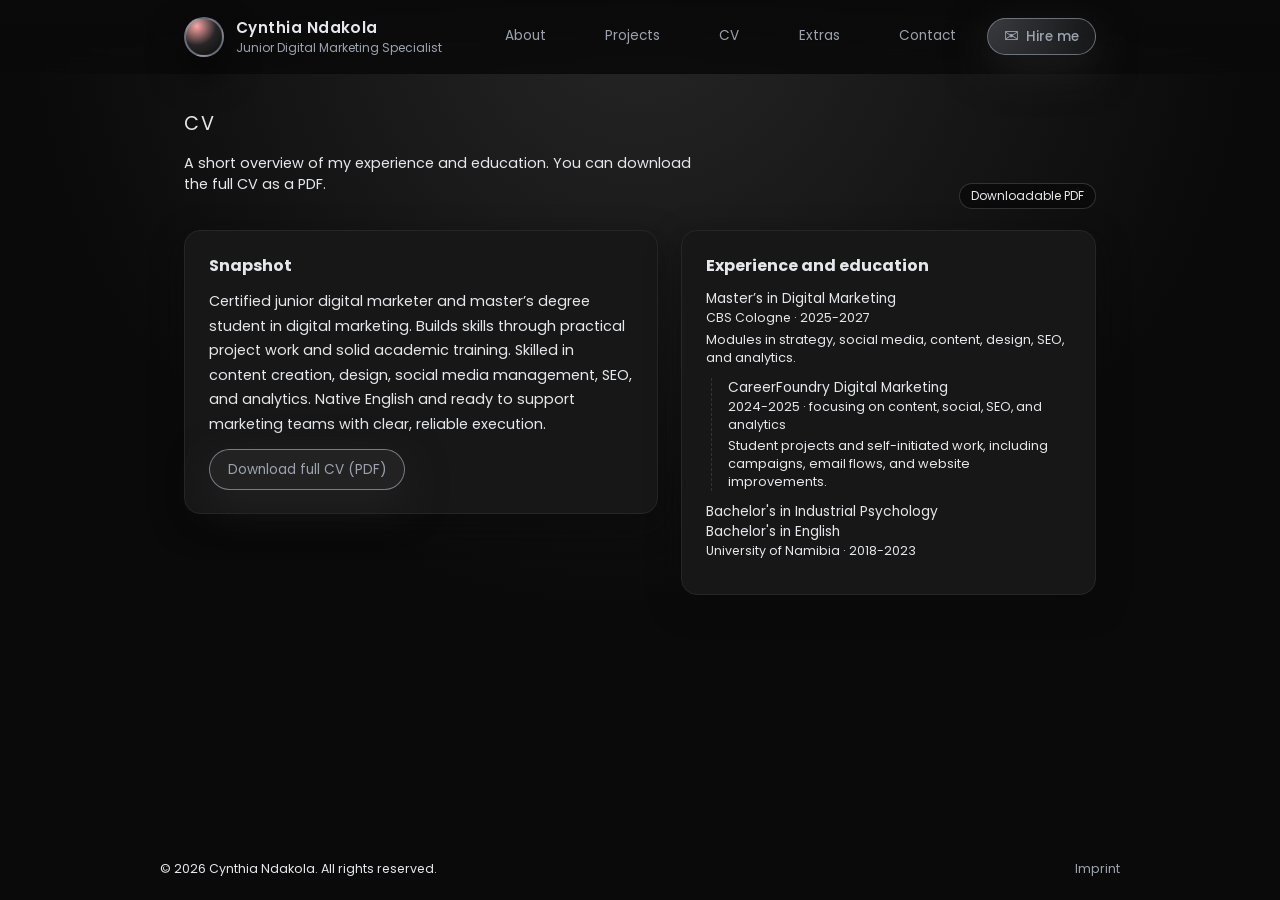
<file: old/cv.html>
<!DOCTYPE html>
<html lang="en">
<head>
  <meta charset="UTF-8">
  <title>Cynthia Ndakola – Junior Digital Marketing Specialist</title>
  <meta name="viewport" content="width=device-width, initial-scale=1">
  <meta name="description" content="Portfolio and CV of junior digital marketing specialist Cynthia Ndakola.">
  <link href="https://fonts.googleapis.com/css2?family=Poppins:wght@400;500;600;700&display=swap" rel="stylesheet">
  <style>
    :root {
      --bg: #0a0a0a;
      --bg-alt: #171717;
      --card: #0a0a0a;
      --accent: #9ca3af;
      --accent-soft: rgba(156, 163, 175, 0.12);
      --text: #e5e7eb;
      --muted: #9ca3af;
      --border: #262626;
      --radius-lg: 16px;
      --radius-full: 999px;
      --shadow-soft: 0 18px 45px rgba(10, 10, 10, 0.75);
      --shadow-subtle: 0 10px 30px rgba(10, 10, 10, 0.6);
      --max-width: 960px;
    }

    * {
      box-sizing: border-box;
    }

    body {
      margin: 0;
      font-family: 'Poppins', system-ui, -apple-system, BlinkMacSystemFont, "SF Pro Text", "Segoe UI", sans-serif;
      background: radial-gradient(circle at top, #262626 0, #0a0a0a 55%, #0a0a0a 100%);
      color: var(--text);
      -webkit-font-smoothing: antialiased;
    }

    a {
      color: var(--accent);
      text-decoration: none;
    }

    a:hover {
      text-decoration: underline;
    }

    .page {
      min-height: 100vh;
      display: flex;
      flex-direction: column;
    }

    header {
      position: sticky;
      top: 0;
      z-index: 20;
      backdrop-filter: blur(18px);
      background: linear-gradient(to bottom, rgba(10, 10, 10, 0.98), rgba(10, 10, 10, 0.9));
      border-bottom: 1px solid rgba(10, 10, 10, 0.9);
    }

    .nav-inner {
      max-width: var(--max-width);
      margin: 0 auto;
      padding: 1rem 1.5rem;
      display: flex;
      align-items: center;
      justify-content: space-between;
      gap: 1.5rem;
    }

    .nav-brand {
      display: flex;
      align-items: center;
      gap: 0.75rem;
    }

    .avatar {
      width: 40px;
      height: 40px;
      border-radius: 50%;
      border: 2px solid rgba(148, 163, 184, 0.6);
      background: radial-gradient(circle at 30% 20%, #fca5a5, #262626 50%, #0a0a0a 100%);
      box-shadow: 0 0 0 1px rgba(10, 10, 10, 0.8), 0 18px 35px rgba(0, 0, 0, 0.6);
    }

    .nav-title {
      font-size: 0.95rem;
      font-weight: 600;
      letter-spacing: 0.03em;
    }

    .nav-subtitle {
      font-size: 0.75rem;
      color: var(--muted);
    }

    nav ul {
      display: flex;
      list-style: none;
      padding: 0;
      margin: 0;
      gap: 1rem;
      font-size: 0.85rem;
    }

    nav a {
      padding: 0.4rem 0.9rem;
      border-radius: var(--radius-full);
      border: 1px solid transparent;
      background: transparent;
      text-decoration: none;
      colour: var(--text);
      display: inline-flex;
      align-items: center;
      gap: 0.4rem;
    }

    nav a span.dot {
      width: 6px;
      height: 6px;
      border-radius: 50%;
      background: var(--accent);
      opacity: 0;
      transform: scale(0.5);
      transition: opacity 0.18s ease, transform 0.18s ease;
    }

    nav a:hover span.dot,
    nav a:focus-visible span.dot {
      opacity: 1;
      transform: scale(1);
    }

    nav a:hover,
    nav a:focus-visible {
      background: rgba(10, 10, 10, 0.8);
      border-color: rgba(55, 55, 55, 0.9);
      outline: none;
    }

    .primary-btn {
      padding: 0.45rem 1rem;
      border-radius: var(--radius-full);
      border: 1px solid rgba(156, 163, 175, 0.6);
      background: radial-gradient(circle at 0 0, rgba(156, 163, 175, 0.32), rgba(156, 163, 175, 0.08));
      colour: var(--text);
      font-size: 0.85rem;
      font-weight: 500;
      display: inline-flex;
      align-items: center;
      gap: 0.45rem;
      text-decoration: none;
      box-shadow: 0 14px 40px rgba(38, 38, 38, 0.7);
      transition: transform 0.16s ease, box-shadow 0.16s ease, border-color 0.16s ease;
    }

    .primary-btn:hover {
      transform: translateY(-1px);
      box-shadow: 0 18px 50px rgba(38, 38, 38, 0.9);
      border-color: rgba(156, 163, 175, 0.95);
      text-decoration: none;
    }

    .primary-btn-icon {
      font-size: 1.1rem;
      line-height: 1;
    }

    main {
      flex: 1;
    }

    .hero {
      max-width: var(--max-width);
      margin: 0 auto;
      padding: 2.5rem 1.5rem 1.5rem;
      display: grid;
      grid-template-columns: minmax(0, 3fr) minmax(0, 2.6fr);
      gap: 2.5rem;
      align-items: center;
    }

    .hero-intro {
      position: relative;
    }

    .hero-badge {
      display: inline-flex;
      align-items: center;
      gap: 0.5rem;
      padding: 0.25rem 0.75rem;
      border-radius: var(--radius-full);
      background: rgba(10, 10, 10, 0.85);
      border: 1px solid rgba(55, 55, 55, 0.8);
      box-shadow: var(--shadow-subtle);
      font-size: 0.75rem;
      colour: var(--muted);
      margin-bottom: 1rem;
    }

    .hero-badge-dot {
      width: 8px;
      height: 8px;
      border-radius: 50%;
      background: #22c55e;
      box-shadow: 0 0 0 4px rgba(34, 197, 94, 0.2);
    }

    .hero h1 {
      margin: 0 0 0.5rem;
      font-size: clamp(2rem, 3vw + 1rem, 2.6rem);
      letter-spacing: 0.03em;
    }

    .hero-role {
      font-size: 0.95rem;
      text-transform: uppercase;
      letter-spacing: 0.22em;
      colour: var(--muted);
      margin-bottom: 1rem;
    }

    .hero p {
      margin: 0 0 1.5rem;
      colour: var(--muted);
      font-size: 0.95rem;
      line-height: 1.65;
      max-width: 32rem;
    }

    .hero-actions {
      display: flex;
      flex-wrap: wrap;
      gap: 0.8rem;
      align-items: centre;
    }

    .ghost-btn {
      padding: 0.5rem 0.9rem;
      border-radius: var(--radius-full);
      border: 1px solid rgba(55, 55, 55, 0.9);
      background: rgba(10, 10, 10, 0.9);
      font-size: 0.85rem;
      colour: var(--muted);
      display: inline-flex;
      align-items: centre;
      gap: 0.45rem;
      text-decoration: none;
      box-shadow: 0 10px 28px rgba(10, 10, 10, 0.8);
    }

    .ghost-btn:hover {
      border-color: rgba(75, 75, 75, 1);
      text-decoration: none;
      colour: var(--text);
    }

    .hero-meta {
      display: flex;
      gap: 1.4rem;
      margin-top: 1.6rem;
      flex-wrap: wrap;
    }

    .meta-item {
      font-size: 0.8rem;
      colour: var(--muted);
    }

    .meta-label {
      text-transform: uppercase;
      letter-spacing: 0.16em;
      display: block;
      margin-bottom: 0.25rem;
      colour: #6b7280;
    }

    .hero-panel {
      position: relative;
      border-radius: var(--radius-lg);
      background: radial-gradient(circle at top, #262626, #0a0a0a 55%, #0a0a0a 100%);
      border: 1px solid rgba(38, 38, 38, 0.98);
      padding: 1.4rem 1.4rem 1.5rem;
      box-shadow: var(--shadow-soft);
      overflow: hidden;
    }

    .hero-panel-top {
      display: flex;
      justify-content: space-between;
      align-items: centre;
      margin-bottom: 1rem;
      font-size: 0.8rem;
    }

    .hero-pill {
      padding: 0.2rem 0.7rem;
      border-radius: var(--radius-full);
      border: 1px solid rgba(55, 55, 55, 0.9);
      background: rgba(10, 10, 10, 0.9);
      colour: var(--muted);
    }

    .hero-tags {
      display: flex;
      flex-wrap: wrap;
      gap: 0.35rem;
      font-size: 0.7rem;
      justify-content: flex-end;
    }

    .tag {
      padding: 0.18rem 0.6rem;
      border-radius: var(--radius-full);
      border: 1px solid rgba(50, 50, 50, 0.9);
      background: rgba(10, 10, 10, 0.9);
      colour: #e5e7eb;
    }

    .status-card {
      border-radius: 14px;
      border: 1px solid rgba(107, 114, 128, 0.5);
      background: radial-gradient(circle at top left, rgba(156, 163, 175, 0.1), rgba(10, 10, 10, 0.95));
      padding: 0.9rem 0.9rem;
      margin-bottom: 1rem;
      font-size: 0.8rem;
      display: grid;
      grid-template-columns: minmax(0, 1.7fr) minmax(0, 1fr);
      gap: 0.75rem;
      align-items: centre;
    }
    .status-label {
      text-transform: uppercase;
      letter-spacing: 0.16em;
      font-size: 0.7rem;
      colour: #d1d5db;
      margin-bottom: 0.25rem;
    }

    .status-main {
      colour: #f3f4f6;
      font-weight: 500;
      margin-bottom: 0.15rem;
    }

    .status-sub {
      colour: #d1d5db;
      font-size: 0.75rem;
    }

    .status-metrics {
      display: flex;
      flex-direction: column;
      gap: 0.35rem;
    }

    .metric {
      display: flex;
      /* justify-content: space-between;*/
      gap: 0.75rem;
      colour: #d1d5db;
    }

    .metric-label {
      text-transform: uppercase;
      letter-spacing: -0.05em;
      font-size: 0.6rem;
      colour: #d1d5db;
      margin-bottom: 0.25rem;
    }

    .metric-value {
      font-size: 0.72rem;
      colour: #f3f4f6;
    }

    .mini-grid {
      display: grid;
      grid-template-columns: repeat(3, minmax(0, 1fr));
      gap: 0.6rem;
    }

    .mini-card {
      border-radius: 12px;
      border: 1px solid rgba(38, 38, 38, 0.9);
      background: rgba(10, 10, 10, 0.98);
      padding: 0.7rem 0.75rem;
      font-size: 0.72rem;
      colour: var(--muted);
    }

    .mini-label {
      display: block;
      margin-bottom: 0.25rem;
      font-size: 0.7rem;
      colour: #6b7280;
      text-transform: uppercase;
      letter-spacing: 0.13em;
    }

    .mini-value {
      colour: #e5e7eb;
    }

    .pill-row {
      display: flex;
      flex-wrap: wrap;
      gap: 0.3rem;
      margin-top: 0.3rem;
    }

    .tiny-pill {
      border-radius: 999px;
      border: 1px solid rgba(55, 55, 55, 0.9);
      padding: 0.05rem 0.45rem;
      font-size: 0.65rem;
      colour: #9ca3af;
    }

    .section {
      max-width: var(--max-width);
      margin: 0 auto;
      padding: 2.2rem 1.5rem 0.5rem;
    }

    .section-header {
      display: flex;
      justify-content: space-between;
      align-items: flex-end;
      gap: 1rem;
      margin-bottom: 1.3rem;
    }

    .section-title {
      font-size: 1.2rem;
      letter-spacing: 0.12em;
      text-transform: uppercase;
      colour: #9ca3af;
    }

    .section-subtitle {
      font-size: 0.9rem;
      colour: var(--muted);
      max-width: 32rem;
    }

    .section-chip {
      font-size: 0.75rem;
      padding: 0.2rem 0.7rem;
      border-radius: var(--radius-full);
      background: rgba(10, 10, 10, 0.9);
      border: 1px solid rgba(55, 55, 55, 0.9);
      colour: var(--muted);
    }

    .about-grid {
      display: grid;
      grid-template-columns: minmax(0, 2fr) minmax(0, 1.6fr);
      gap: 1.6rem;
      align-items: flex-start;
    }

    .card {
      background: var(--bg-alt);
      border-radius: var(--radius-lg);
      border: 1px solid var(--border);
      padding: 1.4rem 1.5rem;
      box-shadow: var(--shadow-subtle);
    }

    .card h3 {
      margin-top: 0;
      margin-bottom: 0.7rem;
      font-size: 1rem;
    }

    .card p {
      margin: 0 0 0.8rem;
      font-size: 0.9rem;
      line-height: 1.7;
      colour: var(--muted);
    }

    .pill-list {
      display: flex;
      flex-wrap: wrap;
      gap: 0.4rem;
      margin-top: 0.6rem;
    }

    .pill {
      font-size: 0.75rem;
      padding: 0.2rem 0.7rem;
      border-radius: var(--radius-full);
      border: 1px solid rgba(55, 55, 55, 0.9);
      background: rgba(10, 10, 10, 0.9);
      colour: #d1d5db;
    }

    .projects-grid {
      display: grid;
      grid-template-columns: minmax(0, 1.2fr) minmax(0, 1.2fr);
      gap: 1.4rem;
    }

    .project-card {
      border-radius: var(--radius-lg);
      border: 1px solid var(--border);
      background: var(--card);
      padding: 1.3rem 1.4rem 1.3rem;
      box-shadow: var(--shadow-subtle);
      display: flex;
      flex-direction: column;
      gap: 0.7rem;
    }

    .project-meta-row {
      display: flex;
      justify-content: space-between;
      gap: 0.6rem;
      font-size: 0.75rem;
      colour: var(--muted);
    }

    .badge {
      display: inline-flex;
      align-items: centre;
      gap: 0.3rem;
      padding: 0.15rem 0.6rem;
      border-radius: 999px;
      border: 1px solid rgba(55, 55, 55, 0.9);
      font-size: 0.72rem;
      background: rgba(10, 10, 10, 0.95);
      colour: #e5e7eb;
    }

    .badge-dot {
      width: 6px;
      height: 6px;
      border-radius: 999px;
      background: var(--accent);
    }

    .project-title {
      font-size: 0.98rem;
      margin: 0;
    }

    .project-summary {
      font-size: 0.88rem;
      colour: var(--muted);
      margin: 0;
    }

    .project-list {
      margin: 0.2rem 0 0.3rem 0;
      padding-left: 1.05rem;
      font-size: 0.85rem;
      colour: var(--muted);
    }

    .project-list li {
      margin-bottom: 0.15rem;
    }

    .project-tags {
      display: flex;
      flex-wrap: wrap;
      gap: 0.3rem;
      margin-top: 0.2rem;
    }

    .project-tag {
      font-size: 0.7rem;
      padding: 0.15rem 0.6rem;
      border-radius: 999px;
      background: rgba(10, 10, 10, 0.9);
      border: 1px solid rgba(50, 50, 50, 0.9);
      colour: #9ca3af;
    }

    .project-link-row {
      margin-top: 0.3rem;
      font-size: 0.8rem;
    }

    .project-link-row a {
      text-decoration: underline;
    }

    .resume-layout {
      display: grid;
      grid-template-columns: minmax(0, 1.6fr) minmax(0, 1.4fr);
      gap: 1.4rem;
      align-items: flex-start;
    }

    .resume-note {
      font-size: 0.85rem;
      colour: var(--muted);
      margin-top: 0.4rem;
    }

    .resume-btn {
      display: inline-flex;
      align-items: centre;
      gap: 0.5rem;
      padding: 0.6rem 1.1rem;
      border-radius: var(--radius-full);
      border: 1px solid rgba(156, 163, 175, 0.7);
      background: rgba(38, 38, 38, 0.8);
      colour: #e5e7eb;
      font-size: 0.85rem;
      text-decoration: none;
      box-shadow: 0 14px 40px rgba(38, 38, 38, 0.8);
    }

    .resume-btn:hover {
      text-decoration: none;
      border-color: rgba(156, 163, 175, 1);
    }

    .timeline {
      border-left: 1px dashed rgba(55, 55, 55, 0.9);
      padding-left: 1rem;
      margin-left: 0.3rem;
    }

    .timeline-item {
      margin-bottom: 0.7rem;
    }

    .timeline-role {
      font-size: 0.86rem;
    }

    .timeline-meta {
      font-size: 0.78rem;
      colour: var(--muted);
    }

    .timeline-bullet {
      font-size: 0.8rem;
      colour: var(--muted);
      margin-top: 0.2rem;
    }

    .extras-grid {
      display: grid;
      grid-template-columns: minmax(0, 1.8fr) minmax(0, 1.4fr);
      gap: 1.4rem;
    }

    .extras-list {
      font-size: 0.88rem;
      colour: var(--muted);
      margin: 0.2rem 0 0.3rem 0;
      padding-left: 1.1rem;
    }

    .extras-list li {
      margin-bottom: 0.2rem;
    }

    .quote {
      font-size: 0.95rem;
      colour: #e5e7eb;
      margin: 0 0 0.8rem;
    }

    .quote-meta {
      font-size: 0.8rem;
      colour: var(--muted);
    }

    .contact-layout {
      display: grid;
      grid-template-columns: minmax(0, 1.6fr) minmax(0, 1.4fr);
      gap: 1.4rem;
      align-items: flex-start;
      margin-bottom: 2.5rem;
    }

    .contact-list {
      list-style: none;
      padding: 0;
      margin: 0.4rem 0 0;
      font-size: 0.9rem;
      colour: var(--muted);
    }

    .contact-list li {
      margin-bottom: 0.4rem;
    }

    .contact-label {
      display: block;
      font-size: 0.78rem;
      text-transform: uppercase;
      letter-spacing: 0.13em;
      colour: #6b7280;
    }

    .contact-chip-row {
      display: flex;
      flex-wrap: wrap;
      gap: 0.35rem;
      margin-top: 0.5rem;
    }

    .contact-chip {
      font-size: 0.75rem;
      padding: 0.22rem 0.7rem;
      border-radius: 999px;
      border: 1px dashed rgba(55, 55, 55, 0.9);
      colour: var(--muted);
    }

    .contact-card {
      border-radius: var(--radius-lg);
      border: 1px dashed rgba(55, 55, 55, 1);
      background: rgba(10, 10, 10, 0.9);
      padding: 1.2rem 1.3rem;
      font-size: 0.86rem;
      colour: var(--muted);
    }

    .contact-card label {
      display: block;
      font-size: 0.8rem;
      margin-bottom: 0.25rem;
      colour: #9ca3af;
    }

    .contact-card input,
    .contact-card textarea {
      width: 100%;
      border-radius: 10px;
      border: 1px solid rgba(55, 55, 55, 0.9);
      background: rgba(10, 10, 10, 0.95);
      padding: 0.45rem 0.6rem;
      font-size: 0.85rem;
      colour: #e5e7eb;
      margin-bottom: 0.65rem;
      font-family: inherit;
    }

    .contact-card textarea {
      resize: vertical;
      min-height: 80px;
    }

    .contact-card input:focus,
    .contact-card textarea:focus {
      outline: none;
      border-color: var(--accent);
      box-shadow: 0 0 0 1px rgba(156, 163, 175, 0.5);
    }

    .contact-card button {
      border-radius: var(--radius-full);
      border: 1px solid rgba(55, 55, 55, 1);
      padding: 0.55rem 1.1rem;
      background: rgba(10, 10, 10, 0.96);
      colour: #e5e7eb;
      font-size: 0.85rem;
      cursor: pointer;
    }

    .contact-card button:hover {
      border-color: rgba(75, 75, 75, 1);
    }

    footer {
      border-top: 1px solid rgba(10, 10, 10, 0.95);
      padding: 1rem 1.5rem 1.4rem;
      font-size: 0.78rem;
      colour: var(--muted);
    }

    .footer-inner {
      max-width: var(--max-width);
      margin: 0 auto;
      display: flex;
      justify-content: space-between;
      align-items: centre;
      gap: 1rem;
      flex-wrap: wrap;
    }

    @media (max-width: 840px) {
      .hero {
        grid-template-columns: minmax(0, 1fr);
        padding-top: 1.7rem;
      }
      .hero-panel {
        order: -1;
      }
      .about-grid,
      .projects-grid,
      .resume-layout,
      .extras-grid,
      .contact-layout {
        grid-template-columns: minmax(0, 1fr);
      }
      .nav-inner {
        flex-wrap: wrap;
      }
      nav ul {
        flex-wrap: wrap;
        justify-content: flex-end;
      }
      header {
        position: static;
      }
    }

    @media (max-width: 520px) {
      .nav-inner {
        padding-inline: 1rem;
      }
      .hero,
      .section {
        padding-inline: 1rem;
      }
      .hero-actions {
        flex-direction: column;
        align-items: flex-start;
      }
      .hero-meta {
        flex-direction: column;
      }
      .section-header {
        flex-direction: column;
        align-items: flex-start;
      }
    }
  </style>
</head>
<body>
  <div class="page">
    <header>
      <div class="nav-inner">
        <div class="nav-brand">
          <div class="avatar" aria-hidden="true"></div>
          <div>
            <div class="nav-title">Cynthia Ndakola</div>
            <div class="nav-subtitle">Junior Digital Marketing Specialist</div>
          </div>
        </div>
        <nav>
          <ul>
            <li><a href="about.html"><span class="dot"></span> About</a></li>
            <li><a href="projects.html"><span class="dot"></span> Projects</a></li>
            <li><a href="cv.html"><span class="dot"></span> CV</a></li>
            <li><a href="extras.html"><span class="dot"></span> Extras</a></li>
            <li><a href="contact.html"><span class="dot"></span> Contact</a></li>
            <li>
              <a href="contact.html" class="primary-btn">
                <span class="primary-btn-icon">✉️</span>
                Hire me
              </a>
            </li>
          </ul>
        </nav>
      </div>
    </header>


    <main>
      <section id="resume" class="section" aria-labelledby="resume-title">
        <div class="section-header">
          <div>
            <div class="section-title">CV</div>
            <p class="section-subtitle">
              A short overview of my experience and education. You can download the full CV as a PDF.
            </p>
          </div>
          <div class="section-chip">Downloadable PDF</div>
        </div>

        <div class="resume-layout">
          <article class="card">
            <h3>Snapshot</h3>
            <p>
              Certified junior digital marketer and master’s degree student in digital marketing. Builds skills through practical project work and solid academic training. Skilled in content creation, design, social media management, SEO, and analytics. Native English and ready to support marketing teams with clear, reliable execution.
            </p>
            <a href="files/cynthiandakola-resume.pdf" class="resume-btn" download>
              <span>Download full CV (PDF)</span>
            </a>
          </article>

          <article class="card">
            <h3>Experience and education</h3>
              <div class="timeline-item">
                <div class="timeline-role">Master’s in Digital Marketing</div>
                <div class="timeline-meta">CBS Cologne · 2025-2027</div>
                <div class="timeline-bullet">
                  Modules in strategy, social media, content, design, SEO, and analytics.
                </div>
              </div>

            <div class="timeline">
              <div class="timeline-item">
                <div class="timeline-role">CareerFoundry Digital Marketing</div>
                <div class="timeline-meta">2024-2025 · focusing on content, social, SEO, and analytics</div>
                <div class="timeline-bullet">
                  Student projects and self-initiated work, including campaigns, email flows, and website improvements.
                </div>
              </div>
            </div>
              <div class="timeline-item">
                <div class="timeline-role">Bachelor's in Industrial Psychology</div>
                <div class="timeline-role">Bachelor's in English</div>
                <div class="timeline-meta">University of Namibia · 2018-2023</div>
              </div>

          </article>
        </div>
      </section>
    </main>

    <footer>
      <div class="footer-inner">
        <span id="footer-year">© Cynthia Ndakola. All rights reserved.</span>
        <span><a href="imprint.html">Imprint</a></span>
      </div>
      <script>
        const year = new Date().getFullYear();
        document.getElementById('footer-year').textContent =
          `© ${year} Cynthia Ndakola. All rights reserved.`;
      </script>
    </footer>

  </div>
</body>
</html>
</file>
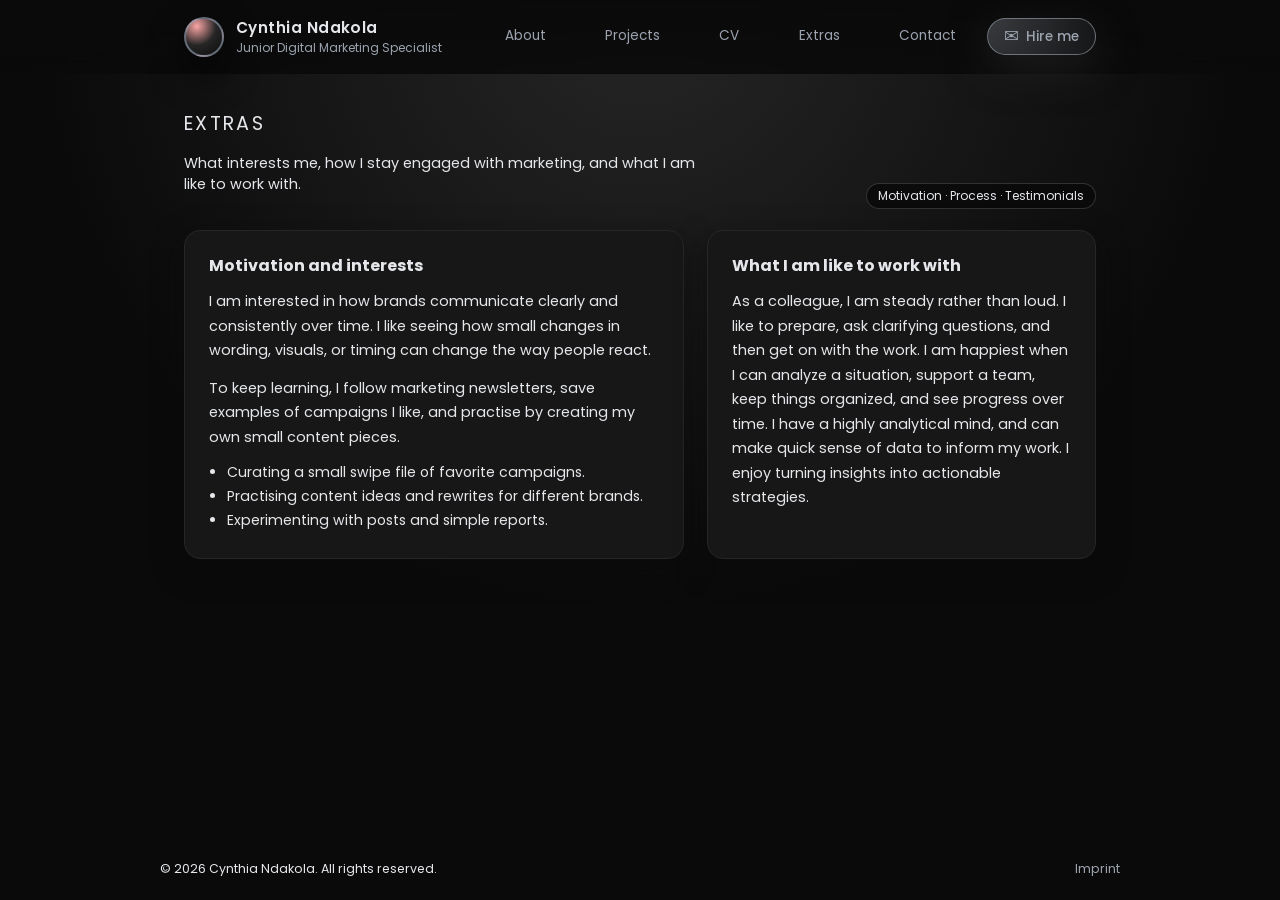
<file: old/extras.html>
<!DOCTYPE html>
<html lang="en">
<head>
  <meta charset="UTF-8">
  <title>Cynthia Ndakola – Junior Digital Marketing Specialist</title>
  <meta name="viewport" content="width=device-width, initial-scale=1">
  <meta name="description" content="Portfolio and CV of junior digital marketing specialist Cynthia Ndakola.">
  <link href="https://fonts.googleapis.com/css2?family=Poppins:wght@400;500;600;700&display=swap" rel="stylesheet">
  <style>
    :root {
      --bg: #0a0a0a;
      --bg-alt: #171717;
      --card: #0a0a0a;
      --accent: #9ca3af;
      --accent-soft: rgba(156, 163, 175, 0.12);
      --text: #e5e7eb;
      --muted: #9ca3af;
      --border: #262626;
      --radius-lg: 16px;
      --radius-full: 999px;
      --shadow-soft: 0 18px 45px rgba(10, 10, 10, 0.75);
      --shadow-subtle: 0 10px 30px rgba(10, 10, 10, 0.6);
      --max-width: 960px;
    }

    * {
      box-sizing: border-box;
    }

    body {
      margin: 0;
      font-family: 'Poppins', system-ui, -apple-system, BlinkMacSystemFont, "SF Pro Text", "Segoe UI", sans-serif;
      background: radial-gradient(circle at top, #262626 0, #0a0a0a 55%, #0a0a0a 100%);
      color: var(--text);
      -webkit-font-smoothing: antialiased;
    }

    a {
      color: var(--accent);
      text-decoration: none;
    }

    a:hover {
      text-decoration: underline;
    }

    .page {
      min-height: 100vh;
      display: flex;
      flex-direction: column;
    }

    header {
      position: sticky;
      top: 0;
      z-index: 20;
      backdrop-filter: blur(18px);
      background: linear-gradient(to bottom, rgba(10, 10, 10, 0.98), rgba(10, 10, 10, 0.9));
      border-bottom: 1px solid rgba(10, 10, 10, 0.9);
    }

    .nav-inner {
      max-width: var(--max-width);
      margin: 0 auto;
      padding: 1rem 1.5rem;
      display: flex;
      align-items: center;
      justify-content: space-between;
      gap: 1.5rem;
    }

    .nav-brand {
      display: flex;
      align-items: center;
      gap: 0.75rem;
    }

    .avatar {
      width: 40px;
      height: 40px;
      border-radius: 50%;
      border: 2px solid rgba(148, 163, 184, 0.6);
      background: radial-gradient(circle at 30% 20%, #fca5a5, #262626 50%, #0a0a0a 100%);
      box-shadow: 0 0 0 1px rgba(10, 10, 10, 0.8), 0 18px 35px rgba(0, 0, 0, 0.6);
    }

    .nav-title {
      font-size: 0.95rem;
      font-weight: 600;
      letter-spacing: 0.03em;
    }

    .nav-subtitle {
      font-size: 0.75rem;
      color: var(--muted);
    }

    nav ul {
      display: flex;
      list-style: none;
      padding: 0;
      margin: 0;
      gap: 1rem;
      font-size: 0.85rem;
    }

    nav a {
      padding: 0.4rem 0.9rem;
      border-radius: var(--radius-full);
      border: 1px solid transparent;
      background: transparent;
      text-decoration: none;
      colour: var(--text);
      display: inline-flex;
      align-items: center;
      gap: 0.4rem;
    }

    nav a span.dot {
      width: 6px;
      height: 6px;
      border-radius: 50%;
      background: var(--accent);
      opacity: 0;
      transform: scale(0.5);
      transition: opacity 0.18s ease, transform 0.18s ease;
    }

    nav a:hover span.dot,
    nav a:focus-visible span.dot {
      opacity: 1;
      transform: scale(1);
    }

    nav a:hover,
    nav a:focus-visible {
      background: rgba(10, 10, 10, 0.8);
      border-color: rgba(55, 55, 55, 0.9);
      outline: none;
    }

    .primary-btn {
      padding: 0.45rem 1rem;
      border-radius: var(--radius-full);
      border: 1px solid rgba(156, 163, 175, 0.6);
      background: radial-gradient(circle at 0 0, rgba(156, 163, 175, 0.32), rgba(156, 163, 175, 0.08));
      colour: var(--text);
      font-size: 0.85rem;
      font-weight: 500;
      display: inline-flex;
      align-items: center;
      gap: 0.45rem;
      text-decoration: none;
      box-shadow: 0 14px 40px rgba(38, 38, 38, 0.7);
      transition: transform 0.16s ease, box-shadow 0.16s ease, border-color 0.16s ease;
    }

    .primary-btn:hover {
      transform: translateY(-1px);
      box-shadow: 0 18px 50px rgba(38, 38, 38, 0.9);
      border-color: rgba(156, 163, 175, 0.95);
      text-decoration: none;
    }

    .primary-btn-icon {
      font-size: 1.1rem;
      line-height: 1;
    }

    main {
      flex: 1;
    }

    .hero {
      max-width: var(--max-width);
      margin: 0 auto;
      padding: 2.5rem 1.5rem 1.5rem;
      display: grid;
      grid-template-columns: minmax(0, 3fr) minmax(0, 2.6fr);
      gap: 2.5rem;
      align-items: center;
    }

    .hero-intro {
      position: relative;
    }

    .hero-badge {
      display: inline-flex;
      align-items: center;
      gap: 0.5rem;
      padding: 0.25rem 0.75rem;
      border-radius: var(--radius-full);
      background: rgba(10, 10, 10, 0.85);
      border: 1px solid rgba(55, 55, 55, 0.8);
      box-shadow: var(--shadow-subtle);
      font-size: 0.75rem;
      colour: var(--muted);
      margin-bottom: 1rem;
    }

    .hero-badge-dot {
      width: 8px;
      height: 8px;
      border-radius: 50%;
      background: #22c55e;
      box-shadow: 0 0 0 4px rgba(34, 197, 94, 0.2);
    }

    .hero h1 {
      margin: 0 0 0.5rem;
      font-size: clamp(2rem, 3vw + 1rem, 2.6rem);
      letter-spacing: 0.03em;
    }

    .hero-role {
      font-size: 0.95rem;
      text-transform: uppercase;
      letter-spacing: 0.22em;
      colour: var(--muted);
      margin-bottom: 1rem;
    }

    .hero p {
      margin: 0 0 1.5rem;
      colour: var(--muted);
      font-size: 0.95rem;
      line-height: 1.65;
      max-width: 32rem;
    }

    .hero-actions {
      display: flex;
      flex-wrap: wrap;
      gap: 0.8rem;
      align-items: centre;
    }

    .ghost-btn {
      padding: 0.5rem 0.9rem;
      border-radius: var(--radius-full);
      border: 1px solid rgba(55, 55, 55, 0.9);
      background: rgba(10, 10, 10, 0.9);
      font-size: 0.85rem;
      colour: var(--muted);
      display: inline-flex;
      align-items: centre;
      gap: 0.45rem;
      text-decoration: none;
      box-shadow: 0 10px 28px rgba(10, 10, 10, 0.8);
    }

    .ghost-btn:hover {
      border-color: rgba(75, 75, 75, 1);
      text-decoration: none;
      colour: var(--text);
    }

    .hero-meta {
      display: flex;
      gap: 1.4rem;
      margin-top: 1.6rem;
      flex-wrap: wrap;
    }

    .meta-item {
      font-size: 0.8rem;
      colour: var(--muted);
    }

    .meta-label {
      text-transform: uppercase;
      letter-spacing: 0.16em;
      display: block;
      margin-bottom: 0.25rem;
      colour: #6b7280;
    }

    .hero-panel {
      position: relative;
      border-radius: var(--radius-lg);
      background: radial-gradient(circle at top, #262626, #0a0a0a 55%, #0a0a0a 100%);
      border: 1px solid rgba(38, 38, 38, 0.98);
      padding: 1.4rem 1.4rem 1.5rem;
      box-shadow: var(--shadow-soft);
      overflow: hidden;
    }

    .hero-panel-top {
      display: flex;
      justify-content: space-between;
      align-items: centre;
      margin-bottom: 1rem;
      font-size: 0.8rem;
    }

    .hero-pill {
      padding: 0.2rem 0.7rem;
      border-radius: var(--radius-full);
      border: 1px solid rgba(55, 55, 55, 0.9);
      background: rgba(10, 10, 10, 0.9);
      colour: var(--muted);
    }

    .hero-tags {
      display: flex;
      flex-wrap: wrap;
      gap: 0.35rem;
      font-size: 0.7rem;
      justify-content: flex-end;
    }

    .tag {
      padding: 0.18rem 0.6rem;
      border-radius: var(--radius-full);
      border: 1px solid rgba(50, 50, 50, 0.9);
      background: rgba(10, 10, 10, 0.9);
      colour: #e5e7eb;
    }

    .status-card {
      border-radius: 14px;
      border: 1px solid rgba(107, 114, 128, 0.5);
      background: radial-gradient(circle at top left, rgba(156, 163, 175, 0.1), rgba(10, 10, 10, 0.95));
      padding: 0.9rem 0.9rem;
      margin-bottom: 1rem;
      font-size: 0.8rem;
      display: grid;
      grid-template-columns: minmax(0, 1.7fr) minmax(0, 1fr);
      gap: 0.75rem;
      align-items: centre;
    }
    .status-label {
      text-transform: uppercase;
      letter-spacing: 0.16em;
      font-size: 0.7rem;
      colour: #d1d5db;
      margin-bottom: 0.25rem;
    }

    .status-main {
      colour: #f3f4f6;
      font-weight: 500;
      margin-bottom: 0.15rem;
    }

    .status-sub {
      colour: #d1d5db;
      font-size: 0.75rem;
    }

    .status-metrics {
      display: flex;
      flex-direction: column;
      gap: 0.35rem;
    }

    .metric {
      display: flex;
      /* justify-content: space-between;*/
      gap: 0.75rem;
      colour: #d1d5db;
    }

    .metric-label {
      text-transform: uppercase;
      letter-spacing: -0.05em;
      font-size: 0.6rem;
      colour: #d1d5db;
      margin-bottom: 0.25rem;
    }

    .metric-value {
      font-size: 0.72rem;
      colour: #f3f4f6;
    }

    .mini-grid {
      display: grid;
      grid-template-columns: repeat(3, minmax(0, 1fr));
      gap: 0.6rem;
    }

    .mini-card {
      border-radius: 12px;
      border: 1px solid rgba(38, 38, 38, 0.9);
      background: rgba(10, 10, 10, 0.98);
      padding: 0.7rem 0.75rem;
      font-size: 0.72rem;
      colour: var(--muted);
    }

    .mini-label {
      display: block;
      margin-bottom: 0.25rem;
      font-size: 0.7rem;
      colour: #6b7280;
      text-transform: uppercase;
      letter-spacing: 0.13em;
    }

    .mini-value {
      colour: #e5e7eb;
    }

    .pill-row {
      display: flex;
      flex-wrap: wrap;
      gap: 0.3rem;
      margin-top: 0.3rem;
    }

    .tiny-pill {
      border-radius: 999px;
      border: 1px solid rgba(55, 55, 55, 0.9);
      padding: 0.05rem 0.45rem;
      font-size: 0.65rem;
      colour: #9ca3af;
    }

    .section {
      max-width: var(--max-width);
      margin: 0 auto;
      padding: 2.2rem 1.5rem 0.5rem;
    }

    .section-header {
      display: flex;
      justify-content: space-between;
      align-items: flex-end;
      gap: 1rem;
      margin-bottom: 1.3rem;
    }

    .section-title {
      font-size: 1.2rem;
      letter-spacing: 0.12em;
      text-transform: uppercase;
      colour: #9ca3af;
    }

    .section-subtitle {
      font-size: 0.9rem;
      colour: var(--muted);
      max-width: 32rem;
    }

    .section-chip {
      font-size: 0.75rem;
      padding: 0.2rem 0.7rem;
      border-radius: var(--radius-full);
      background: rgba(10, 10, 10, 0.9);
      border: 1px solid rgba(55, 55, 55, 0.9);
      colour: var(--muted);
    }

    .about-grid {
      display: grid;
      grid-template-columns: minmax(0, 2fr) minmax(0, 1.6fr);
      gap: 1.6rem;
      align-items: flex-start;
    }

    .card {
      background: var(--bg-alt);
      border-radius: var(--radius-lg);
      border: 1px solid var(--border);
      padding: 1.4rem 1.5rem;
      box-shadow: var(--shadow-subtle);
    }

    .card h3 {
      margin-top: 0;
      margin-bottom: 0.7rem;
      font-size: 1rem;
    }

    .card p {
      margin: 0 0 0.8rem;
      font-size: 0.9rem;
      line-height: 1.7;
      colour: var(--muted);
    }

    .pill-list {
      display: flex;
      flex-wrap: wrap;
      gap: 0.4rem;
      margin-top: 0.6rem;
    }

    .pill {
      font-size: 0.75rem;
      padding: 0.2rem 0.7rem;
      border-radius: var(--radius-full);
      border: 1px solid rgba(55, 55, 55, 0.9);
      background: rgba(10, 10, 10, 0.9);
      colour: #d1d5db;
    }

    .projects-grid {
      display: grid;
      grid-template-columns: minmax(0, 1.2fr) minmax(0, 1.2fr);
      gap: 1.4rem;
    }

    .project-card {
      border-radius: var(--radius-lg);
      border: 1px solid var(--border);
      background: var(--card);
      padding: 1.3rem 1.4rem 1.3rem;
      box-shadow: var(--shadow-subtle);
      display: flex;
      flex-direction: column;
      gap: 0.7rem;
    }

    .project-meta-row {
      display: flex;
      justify-content: space-between;
      gap: 0.6rem;
      font-size: 0.75rem;
      colour: var(--muted);
    }

    .badge {
      display: inline-flex;
      align-items: centre;
      gap: 0.3rem;
      padding: 0.15rem 0.6rem;
      border-radius: 999px;
      border: 1px solid rgba(55, 55, 55, 0.9);
      font-size: 0.72rem;
      background: rgba(10, 10, 10, 0.95);
      colour: #e5e7eb;
    }

    .badge-dot {
      width: 6px;
      height: 6px;
      border-radius: 999px;
      background: var(--accent);
    }

    .project-title {
      font-size: 0.98rem;
      margin: 0;
    }

    .project-summary {
      font-size: 0.88rem;
      colour: var(--muted);
      margin: 0;
    }

    .project-list {
      margin: 0.2rem 0 0.3rem 0;
      padding-left: 1.05rem;
      font-size: 0.85rem;
      colour: var(--muted);
    }

    .project-list li {
      margin-bottom: 0.15rem;
    }

    .project-tags {
      display: flex;
      flex-wrap: wrap;
      gap: 0.3rem;
      margin-top: 0.2rem;
    }

    .project-tag {
      font-size: 0.7rem;
      padding: 0.15rem 0.6rem;
      border-radius: 999px;
      background: rgba(10, 10, 10, 0.9);
      border: 1px solid rgba(50, 50, 50, 0.9);
      colour: #9ca3af;
    }

    .project-link-row {
      margin-top: 0.3rem;
      font-size: 0.8rem;
    }

    .project-link-row a {
      text-decoration: underline;
    }

    .resume-layout {
      display: grid;
      grid-template-columns: minmax(0, 1.6fr) minmax(0, 1.4fr);
      gap: 1.4rem;
      align-items: flex-start;
    }

    .resume-note {
      font-size: 0.85rem;
      colour: var(--muted);
      margin-top: 0.4rem;
    }

    .resume-btn {
      display: inline-flex;
      align-items: centre;
      gap: 0.5rem;
      padding: 0.6rem 1.1rem;
      border-radius: var(--radius-full);
      border: 1px solid rgba(156, 163, 175, 0.7);
      background: rgba(38, 38, 38, 0.8);
      colour: #e5e7eb;
      font-size: 0.85rem;
      text-decoration: none;
      box-shadow: 0 14px 40px rgba(38, 38, 38, 0.8);
    }

    .resume-btn:hover {
      text-decoration: none;
      border-color: rgba(156, 163, 175, 1);
    }

    .timeline {
      border-left: 1px dashed rgba(55, 55, 55, 0.9);
      padding-left: 1rem;
      margin-left: 0.3rem;
    }

    .timeline-item {
      margin-bottom: 0.7rem;
    }

    .timeline-role {
      font-size: 0.86rem;
    }

    .timeline-meta {
      font-size: 0.78rem;
      colour: var(--muted);
    }

    .timeline-bullet {
      font-size: 0.8rem;
      colour: var(--muted);
      margin-top: 0.2rem;
    }

    .extras-grid {
      display: grid;
      grid-template-columns: minmax(0, 1.8fr) minmax(0, 1.4fr);
      gap: 1.4rem;
    }

    .extras-list {
      font-size: 0.88rem;
      colour: var(--muted);
      margin: 0.2rem 0 0.3rem 0;
      padding-left: 1.1rem;
    }

    .extras-list li {
      margin-bottom: 0.2rem;
    }

    .quote {
      font-size: 0.95rem;
      colour: #e5e7eb;
      margin: 0 0 0.8rem;
    }

    .quote-meta {
      font-size: 0.8rem;
      colour: var(--muted);
    }

    .contact-layout {
      display: grid;
      grid-template-columns: minmax(0, 1.6fr) minmax(0, 1.4fr);
      gap: 1.4rem;
      align-items: flex-start;
      margin-bottom: 2.5rem;
    }

    .contact-list {
      list-style: none;
      padding: 0;
      margin: 0.4rem 0 0;
      font-size: 0.9rem;
      colour: var(--muted);
    }

    .contact-list li {
      margin-bottom: 0.4rem;
    }

    .contact-label {
      display: block;
      font-size: 0.78rem;
      text-transform: uppercase;
      letter-spacing: 0.13em;
      colour: #6b7280;
    }

    .contact-chip-row {
      display: flex;
      flex-wrap: wrap;
      gap: 0.35rem;
      margin-top: 0.5rem;
    }

    .contact-chip {
      font-size: 0.75rem;
      padding: 0.22rem 0.7rem;
      border-radius: 999px;
      border: 1px dashed rgba(55, 55, 55, 0.9);
      colour: var(--muted);
    }

    .contact-card {
      border-radius: var(--radius-lg);
      border: 1px dashed rgba(55, 55, 55, 1);
      background: rgba(10, 10, 10, 0.9);
      padding: 1.2rem 1.3rem;
      font-size: 0.86rem;
      colour: var(--muted);
    }

    .contact-card label {
      display: block;
      font-size: 0.8rem;
      margin-bottom: 0.25rem;
      colour: #9ca3af;
    }

    .contact-card input,
    .contact-card textarea {
      width: 100%;
      border-radius: 10px;
      border: 1px solid rgba(55, 55, 55, 0.9);
      background: rgba(10, 10, 10, 0.95);
      padding: 0.45rem 0.6rem;
      font-size: 0.85rem;
      colour: #e5e7eb;
      margin-bottom: 0.65rem;
      font-family: inherit;
    }

    .contact-card textarea {
      resize: vertical;
      min-height: 80px;
    }

    .contact-card input:focus,
    .contact-card textarea:focus {
      outline: none;
      border-color: var(--accent);
      box-shadow: 0 0 0 1px rgba(156, 163, 175, 0.5);
    }

    .contact-card button {
      border-radius: var(--radius-full);
      border: 1px solid rgba(55, 55, 55, 1);
      padding: 0.55rem 1.1rem;
      background: rgba(10, 10, 10, 0.96);
      colour: #e5e7eb;
      font-size: 0.85rem;
      cursor: pointer;
    }

    .contact-card button:hover {
      border-color: rgba(75, 75, 75, 1);
    }

    footer {
      border-top: 1px solid rgba(10, 10, 10, 0.95);
      padding: 1rem 1.5rem 1.4rem;
      font-size: 0.78rem;
      colour: var(--muted);
    }

    .footer-inner {
      max-width: var(--max-width);
      margin: 0 auto;
      display: flex;
      justify-content: space-between;
      align-items: centre;
      gap: 1rem;
      flex-wrap: wrap;
    }

    @media (max-width: 840px) {
      .hero {
        grid-template-columns: minmax(0, 1fr);
        padding-top: 1.7rem;
      }
      .hero-panel {
        order: -1;
      }
      .about-grid,
      .projects-grid,
      .resume-layout,
      .extras-grid,
      .contact-layout {
        grid-template-columns: minmax(0, 1fr);
      }
      .nav-inner {
        flex-wrap: wrap;
      }
      nav ul {
        flex-wrap: wrap;
        justify-content: flex-end;
      }
      header {
        position: static;
      }
    }

    @media (max-width: 520px) {
      .nav-inner {
        padding-inline: 1rem;
      }
      .hero,
      .section {
        padding-inline: 1rem;
      }
      .hero-actions {
        flex-direction: column;
        align-items: flex-start;
      }
      .hero-meta {
        flex-direction: column;
      }
      .section-header {
        flex-direction: column;
        align-items: flex-start;
      }
    }
  </style>
</head>
<body>
  <div class="page">
    <header>
      <div class="nav-inner">
        <div class="nav-brand">
          <div class="avatar" aria-hidden="true"></div>
          <div>
            <div class="nav-title">Cynthia Ndakola</div>
            <div class="nav-subtitle">Junior Digital Marketing Specialist</div>
          </div>
        </div>
        <nav>
          <ul>
            <li><a href="about.html"><span class="dot"></span> About</a></li>
            <li><a href="projects.html"><span class="dot"></span> Projects</a></li>
            <li><a href="cv.html"><span class="dot"></span> CV</a></li>
            <li><a href="extras.html"><span class="dot"></span> Extras</a></li>
            <li><a href="contact.html"><span class="dot"></span> Contact</a></li>
            <li>
              <a href="contact.html" class="primary-btn">
                <span class="primary-btn-icon">✉️</span>
                Hire me
              </a>
            </li>
          </ul>
        </nav>
      </div>
    </header>

    <main>
      <section id="extras" class="section" aria-labelledby="extras-title">
        <div class="section-header">
          <div>
            <div class="section-title">Extras</div>
            <p class="section-subtitle">
              What interests me, how I stay engaged with marketing, and what I am like to work with.
            </p>
          </div>
          <div class="section-chip">Motivation · Process · Testimonials</div>
        </div>

        <div class="extras-grid">
          <article class="card">
            <h3>Motivation and interests</h3>
            <p>
              I am interested in how brands communicate clearly and consistently over time. I like seeing how small changes
              in wording, visuals, or timing can change the way people react.
            </p>
            <p>
              To keep learning, I follow marketing newsletters, save examples of campaigns I like, and practise by creating
              my own small content pieces.
            </p>
            <ul class="extras-list">
              <li>Curating a small swipe file of favorite campaigns.</li>
              <li>Practising content ideas and rewrites for different brands.</li>
              <li>Experimenting with posts and simple reports.</li>
            </ul>
          </article>

          <article class="card">
            <h3>What I am like to work with</h3>
            <p>
              As a colleague, I am steady rather than loud. I like to prepare, ask clarifying questions, and then get on with the work.
              I am happiest when I can analyze a situation, support a team, keep things organized, and see progress over time.
              I have a highly analytical mind, and can make quick sense of data to inform my work. I enjoy turning insights into actionable strategies.
            </p>
          </article>
        </div>
      </section>
    </main>

    <footer>
      <div class="footer-inner">
        <span id="footer-year">© Cynthia Ndakola. All rights reserved.</span>
        <span><a href="imprint.html">Imprint</a></span>
      </div>
      <script>
        const year = new Date().getFullYear();
        document.getElementById('footer-year').textContent = `© ${year} Cynthia Ndakola. All rights reserved.`;
        document.getElementById('header-year').textContent = `${year}`;
      </script>
    </footer>
  </div>
</body>
</html>
</file>
<file: mystyles.css>
:root {
      --bg: #0a0a0a;
      --bg-alt: #171717;
      --card: #0a0a0a;
      --accent: #9ca3af;
      --accent-soft: rgba(156, 163, 175, 0.12);
      --text: #e5e7eb;
      --muted: #9ca3af;
      --border: #262626;
      --radius-lg: 16px;
      --radius-full: 999px;
      --shadow-soft: 0 18px 45px rgba(10, 10, 10, 0.75);
      --shadow-subtle: 0 10px 30px rgba(10, 10, 10, 0.6);
      --max-width: 960px;
    }

    * {
      box-sizing: border-box;
    }

    body {
      margin: 0;
      font-family: 'Poppins', system-ui, -apple-system, BlinkMacSystemFont, "SF Pro Text", "Segoe UI", sans-serif;
      background: radial-gradient(circle at top, #262626 0, #0a0a0a 55%, #0a0a0a 100%);
      color: var(--text);
      -webkit-font-smoothing: antialiased;
    }

    a {
      color: var(--accent);
      text-decoration: none;
    }

    a:hover {
      text-decoration: underline;
    }

    .page {
      min-height: 100vh;
      display: flex;
      flex-direction: column;
    }

    header {
      position: sticky;
      top: 0;
      z-index: 20;
      backdrop-filter: blur(18px);
      background: linear-gradient(to bottom, rgba(10, 10, 10, 0.98), rgba(10, 10, 10, 0.9));
      border-bottom: 1px solid rgba(10, 10, 10, 0.9);
    }

    .nav-inner {
      max-width: var(--max-width);
      margin: 0 auto;
      padding: 1rem 1.5rem;
      display: flex;
      align-items: center;
      justify-content: space-between;
      gap: 1.5rem;
    }

    .nav-brand {
      display: flex;
      align-items: center;
      gap: 0.75rem;
    }

    .avatar {
      width: 40px;
      height: 40px;
      border-radius: 50%;
      border: 2px solid rgba(148, 163, 184, 0.6);
      background: radial-gradient(circle at 30% 20%, #fca5a5, #262626 50%, #0a0a0a 100%);
      box-shadow: 0 0 0 1px rgba(10, 10, 10, 0.8), 0 18px 35px rgba(0, 0, 0, 0.6);
    }

    .nav-title {
      font-size: 0.95rem;
      font-weight: 600;
      letter-spacing: 0.03em;
    }

    .nav-subtitle {
      font-size: 0.75rem;
      color: var(--muted);
    }

    nav ul {
      display: flex;
      list-style: none;
      padding: 0;
      margin: 0;
      gap: 1rem;
      font-size: 0.85rem;
    }

    nav a {
      padding: 0.4rem 0.9rem;
      border-radius: var(--radius-full);
      border: 1px solid transparent;
      background: transparent;
      text-decoration: none;
      colour: var(--text);
      display: inline-flex;
      align-items: center;
      gap: 0.4rem;
    }

    nav a span.dot {
      width: 6px;
      height: 6px;
      border-radius: 50%;
      background: var(--accent);
      opacity: 0;
      transform: scale(0.5);
      transition: opacity 0.18s ease, transform 0.18s ease;
    }

    nav a:hover span.dot,
    nav a:focus-visible span.dot {
      opacity: 1;
      transform: scale(1);
    }

    nav a:hover,
    nav a:focus-visible {
      background: rgba(10, 10, 10, 0.8);
      border-color: rgba(55, 55, 55, 0.9);
      outline: none;
    }

    .primary-btn {
      padding: 0.45rem 1rem;
      border-radius: var(--radius-full);
      border: 1px solid rgba(156, 163, 175, 0.6);
      background: radial-gradient(circle at 0 0, rgba(156, 163, 175, 0.32), rgba(156, 163, 175, 0.08));
      colour: var(--text);
      font-size: 0.85rem;
      font-weight: 500;
      display: inline-flex;
      align-items: center;
      gap: 0.45rem;
      text-decoration: none;
      box-shadow: 0 14px 40px rgba(38, 38, 38, 0.7);
      transition: transform 0.16s ease, box-shadow 0.16s ease, border-color 0.16s ease;
    }

    .primary-btn:hover {
      transform: translateY(-1px);
      box-shadow: 0 18px 50px rgba(38, 38, 38, 0.9);
      border-color: rgba(156, 163, 175, 0.95);
      text-decoration: none;
    }

    .primary-btn-icon {
      font-size: 1.1rem;
      line-height: 1;
    }

    main {
      flex: 1;
    }

    .hero {
      max-width: var(--max-width);
      margin: 0 auto;
      padding: 2.5rem 1.5rem 1.5rem;
      display: grid;
      grid-template-columns: minmax(0, 3fr) minmax(0, 2.6fr);
      gap: 2.5rem;
      align-items: center;
    }

    .hero-intro {
      position: relative;
    }

    .hero-badge {
      display: inline-flex;
      align-items: center;
      gap: 0.5rem;
      padding: 0.25rem 0.75rem;
      border-radius: var(--radius-full);
      background: rgba(10, 10, 10, 0.85);
      border: 1px solid rgba(55, 55, 55, 0.8);
      box-shadow: var(--shadow-subtle);
      font-size: 0.75rem;
      colour: var(--muted);
      margin-bottom: 1rem;
    }

    .hero-badge-dot {
      width: 8px;
      height: 8px;
      border-radius: 50%;
      background: #22c55e;
      box-shadow: 0 0 0 4px rgba(34, 197, 94, 0.2);
    }

    .hero h1 {
      margin: 0 0 0.5rem;
      font-size: clamp(2rem, 3vw + 1rem, 2.6rem);
      letter-spacing: 0.03em;
    }

    .hero-role {
      font-size: 0.95rem;
      text-transform: uppercase;
      letter-spacing: 0.22em;
      colour: var(--muted);
      margin-bottom: 1rem;
    }

    .hero p {
      margin: 0 0 1.5rem;
      colour: var(--muted);
      font-size: 0.95rem;
      line-height: 1.65;
      max-width: 32rem;
    }

    .hero-actions {
      display: flex;
      flex-wrap: wrap;
      gap: 0.8rem;
      align-items: centre;
    }

    .ghost-btn {
      padding: 0.5rem 0.9rem;
      border-radius: var(--radius-full);
      border: 1px solid rgba(55, 55, 55, 0.9);
      background: rgba(10, 10, 10, 0.9);
      font-size: 0.85rem;
      colour: var(--muted);
      display: inline-flex;
      align-items: centre;
      gap: 0.45rem;
      text-decoration: none;
      box-shadow: 0 10px 28px rgba(10, 10, 10, 0.8);
    }

    .ghost-btn:hover {
      border-color: rgba(75, 75, 75, 1);
      text-decoration: none;
      colour: var(--text);
    }

    .hero-meta {
      display: flex;
      gap: 1.4rem;
      margin-top: 1.6rem;
      flex-wrap: wrap;
    }

    .meta-item {
      font-size: 0.8rem;
      colour: var(--muted);
    }

    .meta-label {
      text-transform: uppercase;
      letter-spacing: 0.16em;
      display: block;
      margin-bottom: 0.25rem;
      colour: #6b7280;
    }

    .hero-panel {
      position: relative;
      border-radius: var(--radius-lg);
      background: radial-gradient(circle at top, #262626, #0a0a0a 55%, #0a0a0a 100%);
      border: 1px solid rgba(38, 38, 38, 0.98);
      padding: 1.4rem 1.4rem 1.5rem;
      box-shadow: var(--shadow-soft);
      overflow: hidden;
    }

    .hero-panel-top {
      display: flex;
      justify-content: space-between;
      align-items: centre;
      margin-bottom: 1rem;
      font-size: 0.8rem;
    }

    .hero-pill {
      padding: 0.2rem 0.7rem;
      border-radius: var(--radius-full);
      border: 1px solid rgba(55, 55, 55, 0.9);
      background: rgba(10, 10, 10, 0.9);
      colour: var(--muted);
    }

    .hero-tags {
      display: flex;
      flex-wrap: wrap;
      gap: 0.35rem;
      font-size: 0.7rem;
      justify-content: flex-end;
    }

    .tag {
      padding: 0.18rem 0.6rem;
      border-radius: var(--radius-full);
      border: 1px solid rgba(50, 50, 50, 0.9);
      background: rgba(10, 10, 10, 0.9);
      colour: #e5e7eb;
    }

    .status-card {
      border-radius: 14px;
      border: 1px solid rgba(107, 114, 128, 0.5);
      background: radial-gradient(circle at top left, rgba(156, 163, 175, 0.1), rgba(10, 10, 10, 0.95));
      padding: 0.9rem 0.9rem;
      margin-bottom: 1rem;
      font-size: 0.8rem;
      display: grid;
      grid-template-columns: minmax(0, 1.7fr) minmax(0, 1fr);
      gap: 0.75rem;
      align-items: centre;
    }
    .status-label {
      text-transform: uppercase;
      letter-spacing: 0.16em;
      font-size: 0.7rem;
      colour: #d1d5db;
      margin-bottom: 0.25rem;
    }

    .status-main {
      colour: #f3f4f6;
      font-weight: 500;
      margin-bottom: 0.15rem;
    }

    .status-sub {
      colour: #d1d5db;
      font-size: 0.75rem;
    }

    .status-metrics {
      display: flex;
      flex-direction: column;
      gap: 0.35rem;
    }

    .metric {
      display: flex;
      /* justify-content: space-between;*/
      gap: 0.75rem;
      colour: #d1d5db;
    }

    .metric-label {
      text-transform: uppercase;
      letter-spacing: -0.05em;
      font-size: 0.6rem;
      colour: #d1d5db;
      margin-bottom: 0.25rem;
    }

    .metric-value {
      font-size: 0.72rem;
      colour: #f3f4f6;
    }

    .mini-grid {
      display: grid;
      grid-template-columns: repeat(3, minmax(0, 1fr));
      gap: 0.6rem;
    }

    .mini-card {
      border-radius: 12px;
      border: 1px solid rgba(38, 38, 38, 0.9);
      background: rgba(10, 10, 10, 0.98);
      padding: 0.7rem 0.75rem;
      font-size: 0.72rem;
      colour: var(--muted);
    }

    .mini-label {
      display: block;
      margin-bottom: 0.25rem;
      font-size: 0.7rem;
      colour: #6b7280;
      text-transform: uppercase;
      letter-spacing: 0.13em;
    }

    .mini-value {
      colour: #e5e7eb;
    }

    .pill-row {
      display: flex;
      flex-wrap: wrap;
      gap: 0.3rem;
      margin-top: 0.3rem;
    }

    .tiny-pill {
      border-radius: 999px;
      border: 1px solid rgba(55, 55, 55, 0.9);
      padding: 0.05rem 0.45rem;
      font-size: 0.65rem;
      colour: #9ca3af;
    }

    .section {
      max-width: var(--max-width);
      margin: 0 auto;
      padding: 2.2rem 1.5rem 0.5rem;
    }

    .section-header {
      display: flex;
      justify-content: space-between;
      align-items: flex-end;
      gap: 1rem;
      margin-bottom: 1.3rem;
    }

    .section-title {
      font-size: 1.2rem;
      letter-spacing: 0.12em;
      text-transform: uppercase;
      colour: #9ca3af;
    }

    .section-subtitle {
      font-size: 0.9rem;
      colour: var(--muted);
      max-width: 32rem;
    }

    .section-chip {
      font-size: 0.75rem;
      padding: 0.2rem 0.7rem;
      border-radius: var(--radius-full);
      background: rgba(10, 10, 10, 0.9);
      border: 1px solid rgba(55, 55, 55, 0.9);
      colour: var(--muted);
    }

    .about-grid {
      display: grid;
      grid-template-columns: minmax(0, 2fr) minmax(0, 1.6fr);
      gap: 1.6rem;
      align-items: flex-start;
    }


    .card {
      background: var(--bg-alt);
      border-radius: var(--radius-lg);
      border: 1px solid var(--border);
      padding: 1.4rem 1.5rem;
      box-shadow: var(--shadow-subtle);
    }

    .card h3 {
      margin-top: 0;
      margin-bottom: 0.7rem;
      font-size: 1rem;
    }

    .card p {
      margin: 0 0 0.8rem;
      font-size: 0.9rem;
      line-height: 1.7;
      colour: var(--muted);
    }

    .card--white {
  background: #ffffff !important;
  color: #000000 !important;
}

.card--white a {
  color: inherit;
}
    .pill-list {
      display: flex;
      flex-wrap: wrap;
      gap: 0.4rem;
      margin-top: 0.6rem;
    }

    .pill {
      font-size: 0.75rem;
      padding: 0.2rem 0.7rem;
      border-radius: var(--radius-full);
      border: 1px solid rgba(55, 55, 55, 0.9);
      background: rgba(10, 10, 10, 0.9);
      colour: #d1d5db;
    }

    .projects-grid {
      display: grid;
      grid-template-columns: minmax(0, 1.2fr) minmax(0, 1.2fr);
      gap: 1.4rem;
    }

    .project-card {
      border-radius: var(--radius-lg);
      border: 1px solid var(--border);
      background: var(--card);
      padding: 1.3rem 1.4rem 1.3rem;
      box-shadow: var(--shadow-subtle);
      display: flex;
      flex-direction: column;
      gap: 0.7rem;
    }
    .project-card-broken {
      border-radius: var(--radius-lg);
      border: 1px solid var(--border);
      background: var(--card);
      padding: 1.3rem 1.4rem 1.3rem;
      box-shadow: var(--shadow-subtle);
      display: flex;
      flex-direction: column;
      gap: 0.7rem;
    }


    .project-meta-row {
      display: flex;
      justify-content: space-between;
      gap: 0.6rem;
      font-size: 0.75rem;
      colour: var(--muted);
    }

    .badge {
      display: inline-flex;
      align-items: centre;
      gap: 0.3rem;
      padding: 0.15rem 0.6rem;
      border-radius: 999px;
      border: 1px solid rgba(55, 55, 55, 0.9);
      font-size: 0.72rem;
      background: rgba(10, 10, 10, 0.95);
      colour: #e5e7eb;
    }

    .badge-dot {
      width: 6px;
      height: 6px;
      border-radius: 999px;
      background: var(--accent);
    }

    .project-title {
      font-size: 0.98rem;
      margin: 0;
    }

    .project-summary {
      font-size: 0.88rem;
      colour: var(--muted);
      margin: 0;
    }

    .project-list {
      margin: 0.2rem 0 0.3rem 0;
      padding-left: 1.05rem;
      font-size: 0.85rem;
      colour: var(--muted);
    }

    .project-list li {
      margin-bottom: 0.15rem;
    }

    .project-tags {
      display: flex;
      flex-wrap: wrap;
      gap: 0.3rem;
      margin-top: 0.2rem;
    }

    .project-tag {
      font-size: 0.7rem;
      padding: 0.15rem 0.6rem;
      border-radius: 999px;
      background: rgba(10, 10, 10, 0.9);
      border: 1px solid rgba(50, 50, 50, 0.9);
      colour: #9ca3af;
    }

    .project-link-row {
      margin-top: 0.3rem;
      font-size: 0.8rem;
    }

    .project-link-row a {
      text-decoration: underline;
    }

    .resume-layout {
      display: grid;
      grid-template-columns: minmax(0, 1.6fr) minmax(0, 1.4fr);
      gap: 1.4rem;
      align-items: flex-start;
    }

    .resume-note {
      font-size: 0.85rem;
      colour: var(--muted);
      margin-top: 0.4rem;
    }

    .resume-btn {
      display: inline-flex;
      align-items: centre;
      gap: 0.5rem;
      padding: 0.6rem 1.1rem;
      border-radius: var(--radius-full);
      border: 1px solid rgba(156, 163, 175, 0.7);
      background: rgba(38, 38, 38, 0.8);
      colour: #e5e7eb;
      font-size: 0.85rem;
      text-decoration: none;
      box-shadow: 0 14px 40px rgba(38, 38, 38, 0.8);
    }

    .resume-btn:hover {
      text-decoration: none;
      border-color: rgba(156, 163, 175, 1);
    }

    .timeline {
      border-left: 1px dashed rgba(55, 55, 55, 0.9);
      padding-left: 1rem;
      margin-left: 0.3rem;
    }

    .timeline-item {
      margin-bottom: 0.7rem;
    }

    .timeline-role {
      font-size: 0.86rem;
    }

    .timeline-meta {
      font-size: 0.78rem;
      colour: var(--muted);
    }

    .timeline-bullet {
      font-size: 0.8rem;
      colour: var(--muted);
      margin-top: 0.2rem;
    }

    .extras-grid {
      display: grid;
      grid-template-columns: minmax(0, 1.8fr) minmax(0, 1.4fr);
      gap: 1.4rem;
    }

    .extras-list {
      font-size: 0.88rem;
      colour: var(--muted);
      margin: 0.2rem 0 0.3rem 0;
      padding-left: 1.1rem;
    }

    .extras-list li {
      margin-bottom: 0.2rem;
    }

    .quote {
      font-size: 0.95rem;
      colour: #e5e7eb;
      margin: 0 0 0.8rem;
    }

    .quote-meta {
      font-size: 0.8rem;
      colour: var(--muted);
    }

    .contact-layout {
      display: grid;
      grid-template-columns: minmax(0, 1.6fr) minmax(0, 1.4fr);
      gap: 1.4rem;
      align-items: flex-start;
      margin-bottom: 2.5rem;
    }

    .contact-list {
      list-style: none;
      padding: 0;
      margin: 0.4rem 0 0;
      font-size: 0.9rem;
      colour: var(--muted);
    }

    .contact-list li {
      margin-bottom: 0.4rem;
    }

    .contact-label {
      display: block;
      font-size: 0.78rem;
      text-transform: uppercase;
      letter-spacing: 0.13em;
      colour: #6b7280;
    }

    .contact-chip-row {
      display: flex;
      flex-wrap: wrap;
      gap: 0.35rem;
      margin-top: 0.5rem;
    }

    .contact-chip {
      font-size: 0.75rem;
      padding: 0.22rem 0.7rem;
      border-radius: 999px;
      border: 1px dashed rgba(55, 55, 55, 0.9);
      colour: var(--muted);
    }

    .contact-card {
      border-radius: var(--radius-lg);
      border: 1px dashed rgba(55, 55, 55, 1);
      background: rgba(10, 10, 10, 0.9);
      padding: 1.2rem 1.3rem;
      font-size: 0.86rem;
      colour: var(--muted);
    }

    .contact-card label {
      display: block;
      font-size: 0.8rem;
      margin-bottom: 0.25rem;
      colour: #9ca3af;
    }

    .contact-card input,
    .contact-card textarea {
      width: 100%;
      border-radius: 10px;
      border: 1px solid rgba(55, 55, 55, 0.9);
      background: rgba(10, 10, 10, 0.95);
      padding: 0.45rem 0.6rem;
      font-size: 0.85rem;
      colour: #e5e7eb;
      margin-bottom: 0.65rem;
      font-family: inherit;
    }

    .contact-card textarea {
      resize: vertical;
      min-height: 80px;
    }

    .contact-card input:focus,
    .contact-card textarea:focus {
      outline: none;
      border-color: var(--accent);
      box-shadow: 0 0 0 1px rgba(156, 163, 175, 0.5);
    }

    .contact-card button {
      border-radius: var(--radius-full);
      border: 1px solid rgba(55, 55, 55, 1);
      padding: 0.55rem 1.1rem;
      background: rgba(10, 10, 10, 0.96);
      colour: #e5e7eb;
      font-size: 0.85rem;
      cursor: pointer;
    }

    .contact-card button:hover {
      border-color: rgba(75, 75, 75, 1);
    }

    footer {
      border-top: 1px solid rgba(10, 10, 10, 0.95);
      padding: 1rem 1.5rem 1.4rem;
      font-size: 0.78rem;
      colour: var(--muted);
    }

    .footer-inner {
      max-width: var(--max-width);
      margin: 0 auto;
      display: flex;
      justify-content: space-between;
      align-items: centre;
      gap: 1rem;
      flex-wrap: wrap;
    }

    @media (max-width: 840px) {
      .hero {
        grid-template-columns: minmax(0, 1fr);
        padding-top: 1.7rem;
      }
      .hero-intro {
        order: -1;
      }
      .hero-panel {
        order: 0;
      }
      .about-grid,
      .projects-grid,
      .resume-layout,
      .extras-grid,
      .contact-layout {
        grid-template-columns: minmax(0, 1fr);
      }
      .nav-inner {
        flex-wrap: wrap;
      }
      nav ul {
        flex-wrap: wrap;
        justify-content: flex-end;
      }
      header {
        position: static;
      }
    }

    @media (max-width: 520px) {
      .nav-inner {
        padding-inline: 1rem;
      }
      .hero,
      .section {
        padding-inline: 1rem;
      }
      .hero-actions {
        flex-direction: column;
        align-items: flex-start;
      }
      .hero-meta {
        flex-direction: column;
      }
      .section-header {
        flex-direction: column;
        align-items: flex-start;
      }
    }


.role-card {
  display: flex;
  gap: 2rem;
  align-items: flex-start;
}

.role-card .role-text {
  flex: 1 1 auto;
}

.role-graphic {
  align-self: flex-end;     /* pushes it to the lower right of the card */
  width: 220px;
  max-width: 40%;
  border-radius: 16px;
}

.section-title-row {
  display: flex;
  justify-content: space-between;
  align-items: center;
  width: 20%;
}
.icon {
  width: 45px;
  height: 45px;
  opacity: 0.9;
  margin-left: 12px;
  flex-shrink: 0;
}


.project-card {
    display: flex;
    width: 100%;
    height: 260px;   /* adjust as needed */
    overflow: hidden;
}

.card-image {
    width: 33.33%;
    background-image: url('projects/face3.png');
    background-size: cover;
    background-position: center;
}

.card-content {
    width: 66.66%;
    background-color: #9E562C;
    padding: 20px;
    color: white; /* or whatever fits */
}

.noto {
    font-family: 'Noto Serif Display', serif;
    font-weight: 800;
}
.dancing {
    font-family: 'Dancing Script', cursive;
    font-weight: 700;
}
</file>
